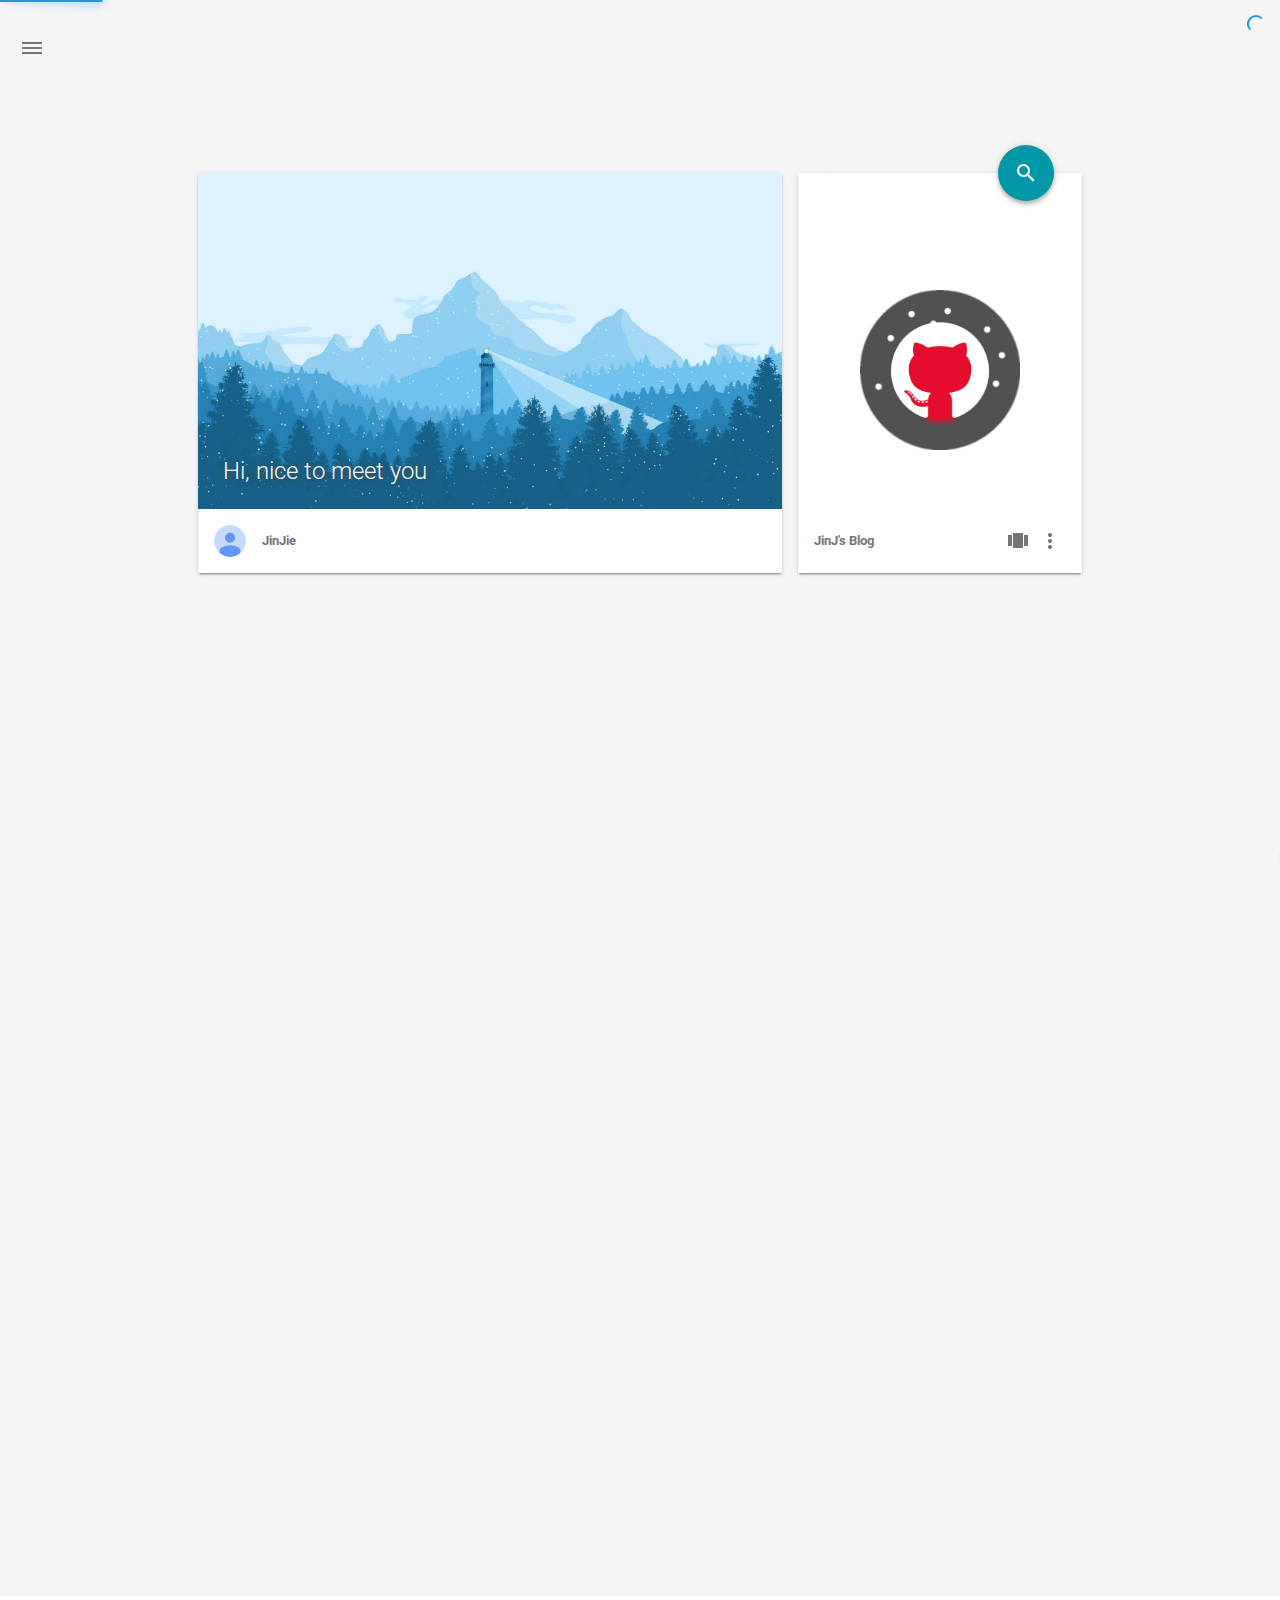
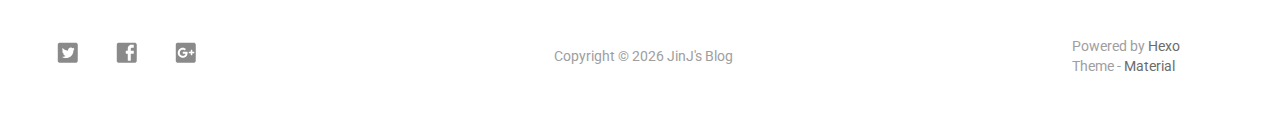
<file: index.html>
<!DOCTYPE html>
<html style="display: none;" lang="zh">
    <head>
    <meta charset="utf-8">
    <!--
        © Material Theme
        https://github.com/viosey/hexo-theme-material
        Version: 1.5.2 -->
    <script>
        window.materialVersion = "1.5.2"
        // Delete localstorage with these tags
        window.oldVersion = [
            'codestartv1',
            '1.3.4',
            '1.4.0',
            '1.4.0b1',
            '1.5.0'
        ]
    </script>

    <!-- dns prefetch -->
    <meta http-equiv="x-dns-prefetch-control" content="on">














    <!-- Meta & Info -->
    <meta http-equiv="X-UA-Compatible" content="IE=Edge,chrome=1">
    <meta name="renderer" content="webkit">
    <meta name="viewport" content="width=device-width, initial-scale=1, user-scalable=no">

    <!-- Title -->
    
    <title>
        
        JinJ&#39;s Blog
    </title>

    <!-- Favicons -->
    <link rel="icon shortcut" type="image/ico" href="/img/Cat1.png">
    <link rel="icon" href="/img/Cat1.png">

    <meta name="format-detection" content="telephone=no"/>
    <meta name="description" itemprop="description" content="美好的生活，我来啦！">
    <meta name="keywords" content="JinJ&#39;s Blog">
    <meta name="theme-color" content="#0097A7">

    <!-- Disable Fucking Bloody Baidu Tranformation -->
    <meta http-equiv="Cache-Control" content="no-transform" />
    <meta http-equiv="Cache-Control" content="no-siteapp" />

    <!--[if lte IE 9]>
        <link rel="stylesheet" href="/css/ie-blocker.css">

        
            <script src="/js/ie-blocker.zhCN.js"></script>
        
    <![endif]-->

    <!-- Import lsloader -->
    <script>(function(){window.lsloader={jsRunSequence:[],jsnamemap:{},cssnamemap:{}};lsloader.removeLS=function(a){try{localStorage.removeItem(a)}catch(b){}};lsloader.setLS=function(a,c){try{localStorage.setItem(a,c)}catch(b){}};lsloader.getLS=function(a){var c="";try{c=localStorage.getItem(a)}catch(b){c=""}return c};versionString="/*"+(window.materialVersion||"unknownVersion")+"*/";lsloader.clean=function(){try{var b=[];for(var a=0;a<localStorage.length;a++){b.push(localStorage.key(a))}b.forEach(function(e){var f=lsloader.getLS(e);if(window.oldVersion){var d=window.oldVersion.reduce(function(g,h){return g||f.indexOf("/*"+h+"*/")!==-1},false);if(d){lsloader.removeLS(e)}}})}catch(c){}};lsloader.clean();lsloader.load=function(f,a,b,d){if(typeof b==="boolean"){d=b;b=undefined}d=d||false;b=b||function(){};var e;e=this.getLS(f);if(e&&e.indexOf(versionString)===-1){this.removeLS(f);this.requestResource(f,a,b,d);return}if(e){var c=e.split(versionString)[0];if(c!=a){console.log("reload:"+a);this.removeLS(f);this.requestResource(f,a,b,d);return}e=e.split(versionString)[1];if(d){this.jsRunSequence.push({name:f,code:e});this.runjs(a,f,e)}else{document.getElementById(f).appendChild(document.createTextNode(e));b()}}else{this.requestResource(f,a,b,d)}};lsloader.requestResource=function(b,e,a,c){var d=this;if(c){this.iojs(e,b,function(h,f,g){d.setLS(f,h+versionString+g);d.runjs(h,f,g)})}else{this.iocss(e,b,function(f){document.getElementById(b).appendChild(document.createTextNode(f));d.setLS(b,e+versionString+f)},a)}};lsloader.iojs=function(d,b,g){var a=this;a.jsRunSequence.push({name:b,code:""});try{var f=new XMLHttpRequest();f.open("get",d,true);f.onreadystatechange=function(){if(f.readyState==4){if((f.status>=200&&f.status<300)||f.status==304){if(f.response!=""){g(d,b,f.response);return}}a.jsfallback(d,b)}};f.send(null)}catch(c){a.jsfallback(d,b)}};lsloader.iocss=function(f,c,h,a){var b=this;try{var g=new XMLHttpRequest();g.open("get",f,true);g.onreadystatechange=function(){if(g.readyState==4){if((g.status>=200&&g.status<300)||g.status==304){if(g.response!=""){h(g.response);a();return}}b.cssfallback(f,c,a)}};g.send(null)}catch(d){b.cssfallback(f,c,a)}};lsloader.iofonts=function(f,c,h,a){var b=this;try{var g=new XMLHttpRequest();g.open("get",f,true);g.onreadystatechange=function(){if(g.readyState==4){if((g.status>=200&&g.status<300)||g.status==304){if(g.response!=""){h(g.response);a();return}}b.cssfallback(f,c,a)}};g.send(null)}catch(d){b.cssfallback(f,c,a)}};lsloader.runjs=function(f,c,e){if(!!c&&!!e){for(var b in this.jsRunSequence){if(this.jsRunSequence[b].name==c){this.jsRunSequence[b].code=e}}}if(!!this.jsRunSequence[0]&&!!this.jsRunSequence[0].code&&this.jsRunSequence[0].status!="failed"){var a=document.createElement("script");a.appendChild(document.createTextNode(this.jsRunSequence[0].code));a.type="text/javascript";document.getElementsByTagName("head")[0].appendChild(a);this.jsRunSequence.shift();if(this.jsRunSequence.length>0){this.runjs()}}else{if(!!this.jsRunSequence[0]&&this.jsRunSequence[0].status=="failed"){var d=this;var a=document.createElement("script");a.src=this.jsRunSequence[0].path;a.type="text/javascript";this.jsRunSequence[0].status="loading";a.onload=function(){d.jsRunSequence.shift();if(d.jsRunSequence.length>0){d.runjs()}};document.body.appendChild(a)}}};lsloader.tagLoad=function(b,a){this.jsRunSequence.push({name:a,code:"",path:b,status:"failed"});this.runjs()};lsloader.jsfallback=function(c,b){if(!!this.jsnamemap[b]){return}else{this.jsnamemap[b]=b}for(var a in this.jsRunSequence){if(this.jsRunSequence[a].name==b){this.jsRunSequence[a].code="";this.jsRunSequence[a].status="failed";this.jsRunSequence[a].path=c}}this.runjs()};lsloader.cssfallback=function(e,c,b){if(!!this.cssnamemap[c]){return}else{this.cssnamemap[c]=1}var d=document.createElement("link");d.type="text/css";d.href=e;d.rel="stylesheet";d.onload=d.onerror=b;var a=document.getElementsByTagName("script")[0];a.parentNode.insertBefore(d,a)};lsloader.runInlineScript=function(c,b){var a=document.getElementById(b).innerText;this.jsRunSequence.push({name:c,code:a});this.runjs()}})();</script>

    <!-- Import queue -->
    <script>function Queue(){this.dataStore=[];this.offer=b;this.poll=d;this.execNext=a;this.debug=false;this.startDebug=c;function b(e){if(this.debug){console.log("Offered a Queued Function.")}if(typeof e==="function"){this.dataStore.push(e)}else{console.log("You must offer a function.")}}function d(){if(this.debug){console.log("Polled a Queued Function.")}return this.dataStore.shift()}function a(){var e=this.poll();if(e!==undefined){if(this.debug){console.log("Run a Queued Function.")}e()}}function c(){this.debug=true}}var queue=new Queue();</script>

    <!-- Import CSS -->
    
        <style id="material_css"></style><script>if(typeof window.lsLoadCSSMaxNums === "undefined")window.lsLoadCSSMaxNums = 0;window.lsLoadCSSMaxNums++;lsloader.load("material_css","/css/material.min.css?Z7a72R1E4SxzBKR/WGctOA==",function(){if(typeof window.lsLoadCSSNums === "undefined")window.lsLoadCSSNums = 0;window.lsLoadCSSNums++;if(window.lsLoadCSSNums == window.lsLoadCSSMaxNums)document.documentElement.style.display="";}, false)</script>
        <style id="style_css"></style><script>if(typeof window.lsLoadCSSMaxNums === "undefined")window.lsLoadCSSMaxNums = 0;window.lsLoadCSSMaxNums++;lsloader.load("style_css","/css/style.min.css?MKetZV3cUTfDxvMffaOezg==",function(){if(typeof window.lsLoadCSSNums === "undefined")window.lsLoadCSSNums = 0;window.lsLoadCSSNums++;if(window.lsLoadCSSNums == window.lsLoadCSSMaxNums)document.documentElement.style.display="";}, false)</script>

        

    

    

    <!-- Config CSS -->

<!-- Other Styles -->
<style>
  body, html {
    font-family: Roboto, "Helvetica Neue", Helvetica, "PingFang SC", "Hiragino Sans GB", "Microsoft YaHei", "微软雅黑", Arial, sans-serif;
    overflow-x: hidden !important;
  }
  
  code {
    font-family: Consolas, Monaco, 'Andale Mono', 'Ubuntu Mono', monospace;
  }

  a {
    color: #00838F;
  }

  .mdl-card__media,
  #search-label,
  #search-form-label:after,
  #scheme-Paradox .hot_tags-count,
  #scheme-Paradox .sidebar_archives-count,
  #scheme-Paradox .sidebar-colored .sidebar-header,
  #scheme-Paradox .sidebar-colored .sidebar-badge{
    background-color: #0097A7 !important;
  }

  /* Sidebar User Drop Down Menu Text Color */
  #scheme-Paradox .sidebar-colored .sidebar-nav>.dropdown>.dropdown-menu>li>a:hover,
  #scheme-Paradox .sidebar-colored .sidebar-nav>.dropdown>.dropdown-menu>li>a:focus {
    color: #0097A7 !important;
  }

  #post_entry-right-info,
  .sidebar-colored .sidebar-nav li:hover > a,
  .sidebar-colored .sidebar-nav li:hover > a i,
  .sidebar-colored .sidebar-nav li > a:hover,
  .sidebar-colored .sidebar-nav li > a:hover i,
  .sidebar-colored .sidebar-nav li > a:focus i,
  .sidebar-colored .sidebar-nav > .open > a,
  .sidebar-colored .sidebar-nav > .open > a:hover,
  .sidebar-colored .sidebar-nav > .open > a:focus,
  #ds-reset #ds-ctx .ds-ctx-entry .ds-ctx-head a {
    color: #0097A7 !important;
  }

  .toTop {
    background: #757575 !important;
  }

  .material-layout .material-post>.material-nav,
  .material-layout .material-index>.material-nav,
  .material-nav a {
    color: #757575;
  }

  #scheme-Paradox .MD-burger-layer {
    background-color: #757575;
  }

  #scheme-Paradox #post-toc-trigger-btn {
    color: #757575;
  }

  .post-toc a:hover {
    color: #00838F;
    text-decoration: underline;
  }

</style>


<!-- Theme Background Related-->

    <style>
      body{
        background-color: #F5F5F5;
      }

      /* blog_info bottom background */
      #scheme-Paradox .material-layout .something-else .mdl-card__supporting-text{
        background-color: #fff;
      }
    </style>




<!-- Fade Effect -->

    <style>
      .fade {
        transition: all 800ms linear;
        -webkit-transform: translate3d(0,0,0);
        -moz-transform: translate3d(0,0,0);
        -ms-transform: translate3d(0,0,0);
        -o-transform: translate3d(0,0,0);
        transform: translate3d(0,0,0);
        opacity: 1;
      }

      .fade.out{
        opacity: 0;
      }
    </style>


<!-- Import Font -->
<!-- Import Roboto -->

    <link href="https://fonts.googleapis.com/css?family=Roboto:300,400,500" rel="stylesheet">


<!-- Import Material Icons -->


    <style id="material_icons"></style><script>if(typeof window.lsLoadCSSMaxNums === "undefined")window.lsLoadCSSMaxNums = 0;window.lsLoadCSSMaxNums++;lsloader.load("material_icons","/css/material-icons.css?pqhB/Rd/ab0H2+kZp0RDmw==",function(){if(typeof window.lsLoadCSSNums === "undefined")window.lsLoadCSSNums = 0;window.lsLoadCSSNums++;if(window.lsLoadCSSNums == window.lsLoadCSSMaxNums)document.documentElement.style.display="";}, false)</script>




    <!-- Import jQuery -->
    
        <script>lsloader.load("jq_js","/js/jquery.min.js?qcusAULNeBksqffqUM2+Ig==", true)</script>
    

    <!-- WebAPP Icons -->
    <meta name="mobile-web-app-capable" content="yes">
    <meta name="application-name" content="JinJ&#39;s Blog">
    <meta name="msapplication-starturl" content="http://www.jinjbolg.com/">
    <meta name="msapplication-navbutton-color" content="#0097A7">
    <meta name="apple-mobile-web-app-capable" content="yes">
    <meta name="apple-mobile-web-app-title" content="JinJ&#39;s Blog">
    <meta name="apple-mobile-web-app-status-bar-style" content="black">
    <link rel="apple-touch-icon" href="/img/Cat1.png">

    <!-- Site Verification -->
    
    <meta name="baidu-site-verification" content="ME9kRIAAoX" />

    <!-- RSS -->
    

    <!-- The Open Graph protocol -->
    <meta property="og:url" content="http://www.jinjbolg.com/">
    <meta property="og:type" content="blog">
    <meta property="og:title" content="JinJ&#39;s Blog">
    <meta property="og:image" content="/img/Cat1.png">
    <meta property="og:description" content="美好的生活，我来啦！">
    

    

    <!-- The Twitter Card protocol -->
    <meta name="twitter:card" content="summary_large_image">

    <!-- Add canonical link for SEO -->
    
        <link rel="canonical" href="http://www.jinjbolg.com" />
    

    <!-- Structured-data for SEO -->
    
        
<script type="application/ld+json">
{
    "@context": "http://schema.org",
    "@type": "Website",
    "publisher": {
        "@type": "Organization",
        "name": "JinJ&#39;s Blog",
        "logo": "/img/Cat1.png"
    },
    "url": "http://www.jinjbolg.com",
    "image": {
        "@type": "ImageObject",
        "url": "/img/Cat1.png"
    },
    "mainEntityOfPage": {
        "@type": "WebPage",
        "@id": "http://www.jinjbolg.com"
    },
    "description": "美好的生活，我来啦！"
}
</script>




    

    <!-- Analytics -->
    
    
    

    <!-- Custom Head -->
    

</head>


    
        <body id="scheme-Paradox" class="lazy">
            <div class="material-layout  mdl-js-layout has-drawer is-upgraded">
                

                <!-- Main Container -->
                <main class="material-layout__content" id="main">

                    <!-- Top Anchor -->
                    <div id="top"></div>

                    
                        <!-- Hamburger Button -->
                        <button class="MD-burger-icon sidebar-toggle">
                            <span class="MD-burger-layer"></span>
                        </button>
                    

                    <!-- Index Module -->
<div class="material-index mdl-grid">
    
        <!-- Paradox Header -->
        <!-- Daily pic -->
<div class="mdl-card mdl-shadow--2dp daily-pic mdl-cell mdl-cell--8-col index-top-block">

    <!-- Pic & Slogan -->
    <div class="mdl-card__media mdl-color-text--grey-50" style="background-image:url(/img/daily_pic.png)">
        <p class="index-top-block-slogan"><a href="#">
        
            
                Hi, nice to meet you
            
        
        </a></p>
    </div>

    <!-- Avatar & Name -->
    <div class="mdl-card__supporting-text meta mdl-color-text--grey-600">
        <!-- Author Avatar -->
        <div id="author-avatar">
            <img src="/img/avatar.png" width="32px" height="32px" alt="avatar">
        </div>
        <div>
            <strong>JinJie</strong>
        </div>
    </div>
</div>

        <!-- Blog info -->
<div class="mdl-card mdl-shadow--2dp something-else mdl-cell mdl-cell--8-col mdl-cell--4-col-desktop index-top-block">

    <!-- Search -->
    
    <!-- Google -->
    <div class="mdl-textfield mdl-js-textfield mdl-textfield--expandable" method="post" action="">
        <label id="search-label" class="mdl-button mdl-js-ripple-effect mdl-js-button mdl-button--fab mdl-color--accent mdl-shadow--4dp" for="search">
            <i class="material-icons mdl-color-text--white" role="presentation">search</i>
        </label>

        <form autocomplete="off" id="search-form" method="get" action="//google.com/search" accept-charset="UTF-8" class="mdl-textfield__expandable-holder" target="_blank">
            <input class="mdl-textfield__input search-input" type="search" name="q" id="search" placeholder="">
            <label id="search-form-label" class="mdl-textfield__label" for="search"></label>

            <input type="hidden" name="sitesearch" value="http://www.jinjbolg.com">
        </form>
    </div>







    <!-- LOGO -->
    <div class="something-else-logo mdl-color--white mdl-color-text--grey-600">
        <a href="#" target="_blank">
            <img src="/img/git1.png" alt="logo" />
        </a>
    </div>

    <!-- Infomation -->
    <div class="mdl-card__supporting-text meta meta--fill mdl-color-text--grey-600">
        <!-- Blog Title -->
        <div>
            <strong>JinJ&#39;s Blog</strong>
        </div>
        <div class="section-spacer"></div>

        <!-- Pages -->
        <button id="show-pages-button" class="mdl-button mdl-js-button mdl-js-ripple-effect mdl-button--icon">
            <i class="material-icons" role="presentation">view_carousel</i>
            <span class="visuallyhidden">Pages</span>
        </button>
        <ul class="mdl-menu mdl-js-menu mdl-menu--bottom-right" for="show-pages-button">
            
        </ul>

        <!-- Menu -->
        <button id="menubtn" class="mdl-button mdl-js-button mdl-js-ripple-effect mdl-button--icon">
            <i class="material-icons" role="presentation">more_vert</i>
            <span class="visuallyhidden">show menu</span>
        </button>
        <ul class="mdl-menu mdl-js-menu mdl-menu--bottom-right" for="menubtn">
            

            

            
                <a class="index_share-link" href="http://service.weibo.com/share/share.php?appkey=&title=JinJ&#39;s Blog&url=http://www.jinjbolg.com&pic=http://www.jinjbolg.com/img/Cat1.png&searchPic=false&style=simple" target="_blank">
                    <li class="mdl-menu__item mdl-js-ripple-effect">
                        分享到微博
                    </li>
                </a>
            

            
                <a class="index_share-link" href="https://twitter.com/intent/tweet?text=JinJ&#39;s Blog&url=http://www.jinjbolg.com&via=JinJie" target="_blank">
                    <li class="mdl-menu__item mdl-js-ripple-effect">
                        分享到 Twitter
                    </li>
                </a>
            

            
                <a class="index_share-link" href="https://www.facebook.com/sharer/sharer.php?u=http://www.jinjbolg.com" target="_blank">
                    <li class="mdl-menu__item mdl-js-ripple-effect">
                        分享到 Facebook
                    </li>
                </a>
            

            
                <a class="index_share-link" href="https://plus.google.com/share?url=http://www.jinjbolg.com" target="_blank">
                    <li class="mdl-menu__item mdl-js-ripple-effect">
                        分享到 Google+
                    </li>
                </a>
            

            

            

            
        </ul>
    </div>
</div>

    
    <div class="locate-thumbnail-symbol"></div>

    <!-- Pin on top -->
    

    <!-- Normal Post -->
    
        
            
                <!-- Paradox Thumbnail -->
                <div class="post_entry-module mdl-card mdl-shadow--2dp mdl-cell mdl-cell--12-col fade out">
    <!-- Post Thumbnail -->
    
        
            <!-- Random Thumbnail -->
            <div class="post_thumbnail-random mdl-card__media mdl-color-text--grey-50">
        
    

        <!-- Post Title -->
        <p class="article-headline-p"><a href="/2018/04/09/text/">text</a></p>
    </div>

    <!-- Post Excerpt -->
    <div class="mdl-color-text--grey-600 mdl-card__supporting-text post_entry-content">
        
            lalalalal

        
        &nbsp;&nbsp;&nbsp;
        <span>
            <a href="/2018/04/09/text/" target="_self">阅读全文</a>
        </span>
    </div>
    <!-- Post_entry Info-->
    <div id="post_entry-info">
        <div id="post_entry-left-info" class="mdl-card__supporting-text meta mdl-color-text--grey-600 ">
            <!-- Author Avatar -->
            <div id="author-avatar">
                <img src="/img/avatar.png" width="44px" height="44px" alt="JinJie's avatar">
            </div>
            <div>
                <strong>JinJie</strong>
                <span>4月 09, 2018</span>
            </div>
        </div>
        <div id="post_entry-right-info">
          

            

            

            <!-- Post Views -->
            <span class="post_entry-views">
            </span>
        </div>
    </div>
</div>

            
            
        
    
        
            
                <!-- Paradox Thumbnail -->
                <div class="post_entry-module mdl-card mdl-shadow--2dp mdl-cell mdl-cell--12-col fade out">
    <!-- Post Thumbnail -->
    
        
            <!-- Random Thumbnail -->
            <div class="post_thumbnail-random mdl-card__media mdl-color-text--grey-50">
        
    

        <!-- Post Title -->
        <p class="article-headline-p"><a href="/2018/03/29/hello-world/">Hello World</a></p>
    </div>

    <!-- Post Excerpt -->
    <div class="mdl-color-text--grey-600 mdl-card__supporting-text post_entry-content">
        
            Welcome to Hexo
        
        &nbsp;&nbsp;&nbsp;
        <span>
            <a href="/2018/03/29/hello-world/" target="_self">阅读全文</a>
        </span>
    </div>
    <!-- Post_entry Info-->
    <div id="post_entry-info">
        <div id="post_entry-left-info" class="mdl-card__supporting-text meta mdl-color-text--grey-600 ">
            <!-- Author Avatar -->
            <div id="author-avatar">
                <img src="/img/avatar.png" width="44px" height="44px" alt="JinJie's avatar">
            </div>
            <div>
                <strong>JinJie</strong>
                <span>3月 29, 2018</span>
            </div>
        </div>
        <div id="post_entry-right-info">
          

            

            

            <!-- Post Views -->
            <span class="post_entry-views">
            </span>
        </div>
    </div>
</div>

            
            
        
    

    

    
        <script type="text/ls-javascript" id="thumbnail-script">
    var randomNum;

    var locatePost = $('.locate-thumbnail-symbol').next();
    for(var i = 0; i < 10; i++) {
        randomNum = Math.floor(Math.random() * 19 + 1);

        locatePost.children('.post_thumbnail-random').attr('id', 'random_thumbnail-'+randomNum);
        locatePost.children('.post_thumbnail-random').attr('data-original', '/img/random/material-' + randomNum + '.png');
    $('.post_thumbnail-random').addClass('lazy');

        locatePost = locatePost.next();
    }
</script>

    
</div>


                    
                        <!-- Overlay For Active Sidebar -->
<div class="sidebar-overlay"></div>

<!-- Material sidebar -->
<aside id="sidebar" class="sidebar sidebar-colored sidebar-fixed-left" role="navigation">
    <div id="sidebar-main">
        <!-- Sidebar Header -->
        <div class="sidebar-header header-cover" style="background-image: url(/img/sidebar_header.png);">
    <!-- Top bar -->
    <div class="top-bar"></div>

    <!-- Sidebar toggle button -->
    <button type="button" class="sidebar-toggle mdl-button mdl-js-button mdl-js-ripple-effect mdl-button--icon" style="display: initial;" data-upgraded=",MaterialButton,MaterialRipple">
        <i class="material-icons">clear_all</i>
        <span class="mdl-button__ripple-container">
            <span class="mdl-ripple">
            </span>
        </span>
    </button>

    <!-- Sidebar Avatar -->
    <div class="sidebar-image">
        <img src="/img/avatar.png" alt="JinJie's avatar">
    </div>

    <!-- Sidebar Email -->
    <a data-toggle="dropdown" class="sidebar-brand" href="#settings-dropdown">
        youremail@email.com
        <b class="caret"></b>
    </a>
</div>


        <!-- Sidebar Navigation  -->
        <ul class="nav sidebar-nav">
    <!-- User dropdown  -->
    <li class="dropdown">
        <ul id="settings-dropdown" class="dropdown-menu">
            
                <li>
                    <a href="#" target="_blank" title="Email Me">
                        
                            <i class="material-icons sidebar-material-icons sidebar-indent-left1pc-element">email</i>
                        
                        Email Me
                    </a>
                </li>
            
        </ul>
    </li>

    <!-- Homepage -->
    
        <li id="sidebar-first-li">
            <a href="/">
                
                    <i class="material-icons sidebar-material-icons">home</i>
                
                主页
            </a>
        </li>
        
    

    <!-- Archives  -->
    
        <li class="dropdown">
            <a href="#" class="ripple-effect dropdown-toggle" data-toggle="dropdown">
                
                    <i class="material-icons sidebar-material-icons">inbox</i>
                
                    归档
                <b class="caret"></b>
            </a>
            <ul class="dropdown-menu">
            <li>
                <a class="sidebar_archives-link" href="/archives/2018/04/">四月 2018<span class="sidebar_archives-count">1</span></a></li><li><a class="sidebar_archives-link" href="/archives/2018/03/">三月 2018<span class="sidebar_archives-count">1</span></a>
            </ul>
        </li>
        
    

    <!-- Categories  -->
    

    <!-- Pages  -->
    

    <!-- Article Number  -->
    
</ul>


        <!-- Sidebar Footer -->
        <!--
I'm glad you use this theme, the development is no so easy, I hope you can keep the copyright, I will thank you so much.
If you still want to delete the copyrights, could you still retain the first one? Which namely "Theme Material"
It will not impact the appearance and can give developers a lot of support :)

很高兴您使用并喜欢该主题，开发不易 十分谢谢与希望您可以保留一下版权声明。
如果您仍然想删除的话 能否只保留第一项呢？即 "Theme Material"
它不会影响美观并可以给开发者很大的支持和动力。 :)
-->

<!-- Sidebar Divider -->

    <div class="sidebar-divider"></div>


<!-- Theme Material -->

    <a href="https://github.com/viosey/hexo-theme-material"  class="sidebar-footer-text-a" target="_blank">
        <div class="sidebar-text mdl-button mdl-js-button mdl-js-ripple-effect sidebar-footer-text-div" data-upgraded=",MaterialButton,MaterialRipple">
            主题 - Material
            <span class="sidebar-badge badge-circle">i</span>
        </div>
    </a>


<!-- Help & Support -->
<!--

-->

<!-- Feedback -->
<!--

-->

<!-- About Theme -->
<!--

-->

    </div>

    <!-- Sidebar Image -->
    

</aside>

                    

                    
                        <!-- Footer Top Button -->
                        <div id="back-to-top" class="toTop-wrap">
    <a href="#top" class="toTop">
        <i class="material-icons footer_top-i">expand_less</i>
    </a>
</div>

                    

                    <!--Footer-->
<footer class="mdl-mini-footer" id="bottom">
    
        <!-- Paradox Footer Left Section -->
        <div class="mdl-mini-footer--left-section sns-list">
    <!-- Twitter -->
    
        <a href="https://twitter.com/twitter" target="_blank">
            <button class="mdl-mini-footer--social-btn social-btn footer-sns-twitter">
                <span class="visuallyhidden">Twitter</span>
            </button><!--
     --></a>
    

    <!-- Facebook -->
    
        <a href="https://www.facebook.com/facebook" target="_blank">
            <button class="mdl-mini-footer--social-btn social-btn footer-sns-facebook">
                <span class="visuallyhidden">Facebook</span>
            </button><!--
     --></a>
    

    <!-- Google + -->
    
        <a href="https://www.google.com/" target="_blank">
            <button class="mdl-mini-footer--social-btn social-btn footer-sns-gplus">
                <span class="visuallyhidden">Google Plus</span>
            </button><!--
     --></a>
    

    <!-- Weibo -->
    

    <!-- Instagram -->
    

    <!-- Tumblr -->
    

    <!-- Github -->
    

    <!-- LinkedIn -->
    

    <!-- Zhihu -->
    

    <!-- Bilibili -->
    

    <!-- Telegram -->
    
    
    <!-- V2EX -->
    
</div>


        <!--Copyright-->
        <div id="copyright">
            Copyright&nbsp;©<script type="text/javascript">var fd = new Date();document.write("&nbsp;" + fd.getFullYear() + "&nbsp;");</script>JinJ's Blog
            
        </div>

        <!-- Paradox Footer Right Section -->

        <!--
        I am glad you use this theme, the development is no so easy, I hope you can keep the copyright.
        It will not impact the appearance and can give developers a lot of support :)

        很高兴您使用该主题，开发不易，希望您可以保留一下版权声明。
        它不会影响美观并可以给开发者很大的支持。 :)
        -->

        <div class="mdl-mini-footer--right-section">
            <div>
                <div class="footer-develop-div">Powered by <a href="https://hexo.io" target="_blank" class="footer-develop-a">Hexo</a></div>
                <div class="footer-develop-div">Theme - <a href="https://github.com/viosey/hexo-theme-material" target="_blank" class="footer-develop-a">Material</a></div>
            </div>
        </div>
    
</footer>


                    <!-- Import JS File -->

    <script>lsloader.load("lazyload_js","/js/lazyload.min.js?1BcfzuNXqV+ntF6gq+5X3Q==", true)</script>



    <script>lsloader.load("js_js","/js/js.min.js?V/53wGualMuiPM3xoetD5Q==", true)</script>



    <script>lsloader.load("np_js","/js/nprogress.js?pl3Qhb9lvqR1FlyLUna1Yw==", true)</script>


<script type="text/ls-javascript" id="NProgress-script">
    NProgress.configure({
        showSpinner: true
    });
    NProgress.start();
    $('#nprogress .bar').css({
        'background': '#29d'
    });
    $('#nprogress .peg').css({
        'box-shadow': '0 0 10px #29d, 0 0 15px #29d'
    });
    $('#nprogress .spinner-icon').css({
        'border-top-color': '#29d',
        'border-left-color': '#29d'
    });
    setTimeout(function() {
        NProgress.done();
        $('.fade').removeClass('out');
    }, 800);
</script>












    <!-- Swiftye -->
    

    <!-- Local Search-->
    


<!-- UC Browser Compatible -->
<script>
	var agent = navigator.userAgent.toLowerCase();
	if(agent.indexOf('ucbrowser')>0) {
		document.write('<link rel="stylesheet" href="/css/uc.css">');
	   alert('由于 UC 浏览器使用极旧的内核，而本网站使用了一些新的特性。\n为了您能更好的浏览，推荐使用 Chrome 或 Firefox 浏览器。');
	}
</script>

<!-- Import prettify js  -->



<!-- Window Load -->
<!-- add class for prettify -->
<script type="text/ls-javascript" id="window-load">
    $(window).on('load', function() {
        // Post_Toc parent position fixed
        $('.post-toc-wrap').parent('.mdl-menu__container').css('position', 'fixed');
    });

    
    
</script>

<!-- MathJax Load-->


<!-- Bing Background -->


<script type="text/ls-javascript" id="lazy-load">
    // Offer LazyLoad
    queue.offer(function(){
        $('.lazy').lazyload({
            effect : 'show'
        });
    });

    // Start Queue
    $(document).ready(function(){
        setInterval(function(){
            queue.execNext();
        },200);
    });
</script>

<!-- Custom Footer -->



<script>
    (function(){
        var scriptList = document.querySelectorAll('script[type="text/ls-javascript"]')

        for (var i = 0; i < scriptList.length; ++i) {
            var item = scriptList[i];
            lsloader.runInlineScript(item.id,item.id);
        }
    })()
console.log('\n %c © Material Theme | Version: 1.5.2 | https://github.com/viosey/hexo-theme-material %c \n', 'color:#455a64;background:#e0e0e0;padding:5px 0;border-top-left-radius:5px;border-bottom-left-radius:5px;', 'color:#455a64;background:#e0e0e0;padding:5px 0;border-top-right-radius:5px;border-bottom-right-radius:5px;');
</script>

                </main>
            </div>
        </body>
    
</html>
</file>
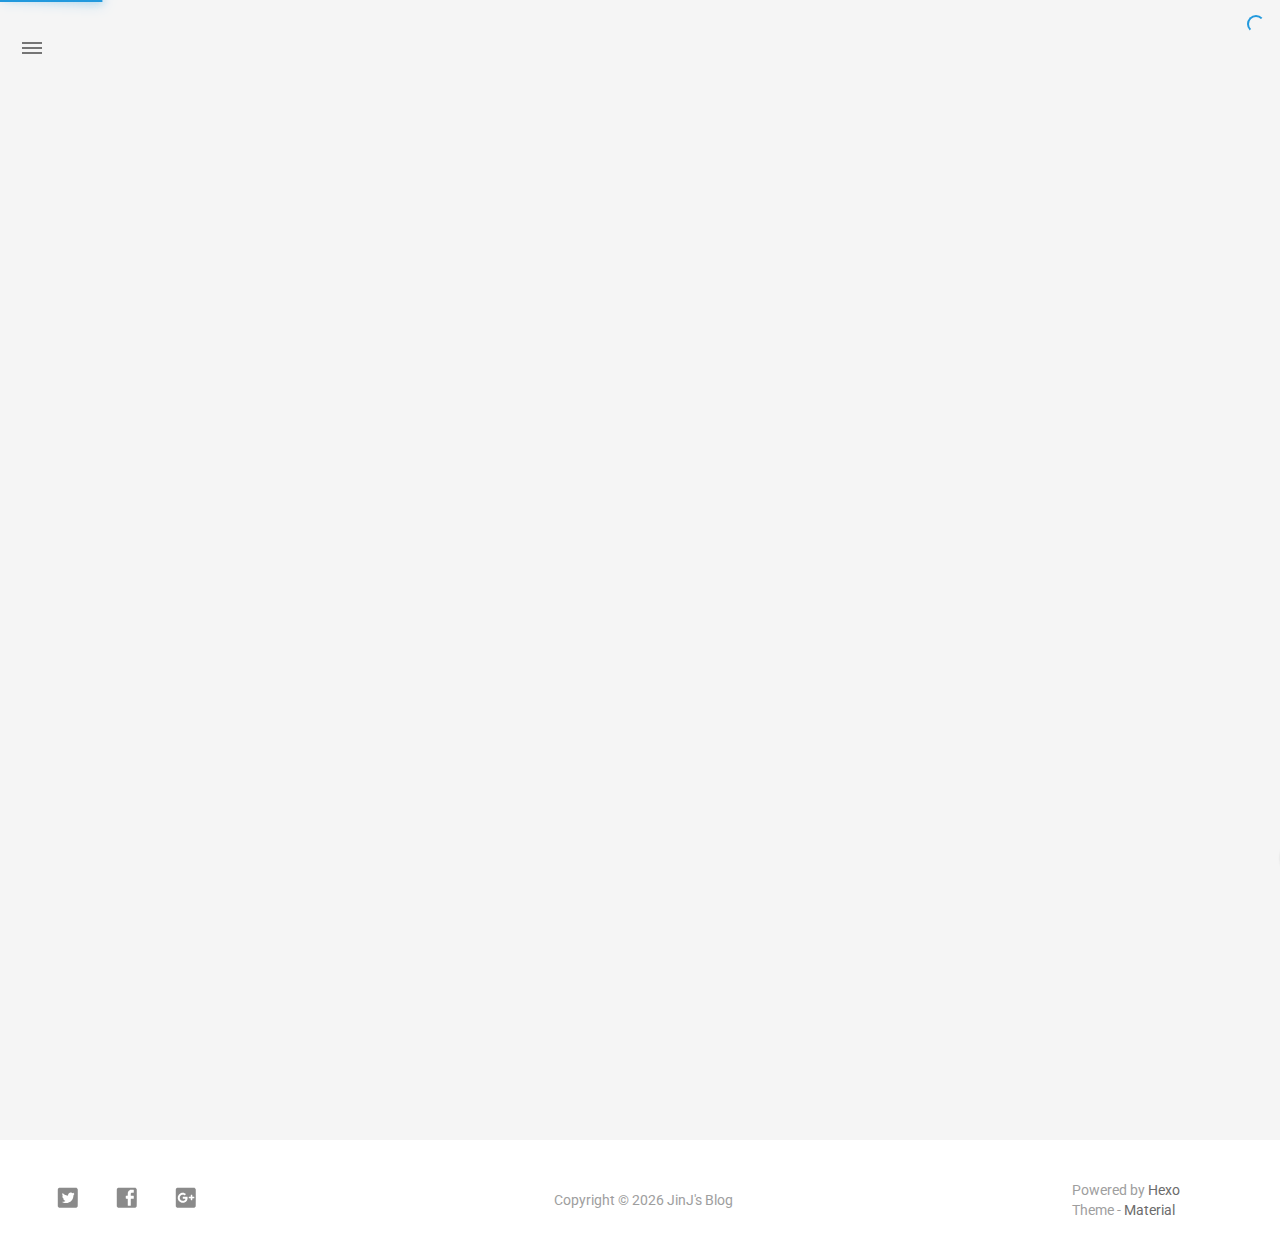
<file: archives/index.html>
<!DOCTYPE html>
<html style="display: none;" lang="zh">
    <head>
    <meta charset="utf-8">
    <!--
        © Material Theme
        https://github.com/viosey/hexo-theme-material
        Version: 1.5.2 -->
    <script>
        window.materialVersion = "1.5.2"
        // Delete localstorage with these tags
        window.oldVersion = [
            'codestartv1',
            '1.3.4',
            '1.4.0',
            '1.4.0b1',
            '1.5.0'
        ]
    </script>

    <!-- dns prefetch -->
    <meta http-equiv="x-dns-prefetch-control" content="on">














    <!-- Meta & Info -->
    <meta http-equiv="X-UA-Compatible" content="IE=Edge,chrome=1">
    <meta name="renderer" content="webkit">
    <meta name="viewport" content="width=device-width, initial-scale=1, user-scalable=no">

    <!-- Title -->
    
    <title>
        
            归档 | 
        
        JinJ&#39;s Blog
    </title>

    <!-- Favicons -->
    <link rel="icon shortcut" type="image/ico" href="/img/Cat1.png">
    <link rel="icon" href="/img/Cat1.png">

    <meta name="format-detection" content="telephone=no"/>
    <meta name="description" itemprop="description" content="美好的生活，我来啦！">
    <meta name="keywords" content="JinJ&#39;s Blog">
    <meta name="theme-color" content="#0097A7">

    <!-- Disable Fucking Bloody Baidu Tranformation -->
    <meta http-equiv="Cache-Control" content="no-transform" />
    <meta http-equiv="Cache-Control" content="no-siteapp" />

    <!--[if lte IE 9]>
        <link rel="stylesheet" href="/css/ie-blocker.css">

        
            <script src="/js/ie-blocker.zhCN.js"></script>
        
    <![endif]-->

    <!-- Import lsloader -->
    <script>(function(){window.lsloader={jsRunSequence:[],jsnamemap:{},cssnamemap:{}};lsloader.removeLS=function(a){try{localStorage.removeItem(a)}catch(b){}};lsloader.setLS=function(a,c){try{localStorage.setItem(a,c)}catch(b){}};lsloader.getLS=function(a){var c="";try{c=localStorage.getItem(a)}catch(b){c=""}return c};versionString="/*"+(window.materialVersion||"unknownVersion")+"*/";lsloader.clean=function(){try{var b=[];for(var a=0;a<localStorage.length;a++){b.push(localStorage.key(a))}b.forEach(function(e){var f=lsloader.getLS(e);if(window.oldVersion){var d=window.oldVersion.reduce(function(g,h){return g||f.indexOf("/*"+h+"*/")!==-1},false);if(d){lsloader.removeLS(e)}}})}catch(c){}};lsloader.clean();lsloader.load=function(f,a,b,d){if(typeof b==="boolean"){d=b;b=undefined}d=d||false;b=b||function(){};var e;e=this.getLS(f);if(e&&e.indexOf(versionString)===-1){this.removeLS(f);this.requestResource(f,a,b,d);return}if(e){var c=e.split(versionString)[0];if(c!=a){console.log("reload:"+a);this.removeLS(f);this.requestResource(f,a,b,d);return}e=e.split(versionString)[1];if(d){this.jsRunSequence.push({name:f,code:e});this.runjs(a,f,e)}else{document.getElementById(f).appendChild(document.createTextNode(e));b()}}else{this.requestResource(f,a,b,d)}};lsloader.requestResource=function(b,e,a,c){var d=this;if(c){this.iojs(e,b,function(h,f,g){d.setLS(f,h+versionString+g);d.runjs(h,f,g)})}else{this.iocss(e,b,function(f){document.getElementById(b).appendChild(document.createTextNode(f));d.setLS(b,e+versionString+f)},a)}};lsloader.iojs=function(d,b,g){var a=this;a.jsRunSequence.push({name:b,code:""});try{var f=new XMLHttpRequest();f.open("get",d,true);f.onreadystatechange=function(){if(f.readyState==4){if((f.status>=200&&f.status<300)||f.status==304){if(f.response!=""){g(d,b,f.response);return}}a.jsfallback(d,b)}};f.send(null)}catch(c){a.jsfallback(d,b)}};lsloader.iocss=function(f,c,h,a){var b=this;try{var g=new XMLHttpRequest();g.open("get",f,true);g.onreadystatechange=function(){if(g.readyState==4){if((g.status>=200&&g.status<300)||g.status==304){if(g.response!=""){h(g.response);a();return}}b.cssfallback(f,c,a)}};g.send(null)}catch(d){b.cssfallback(f,c,a)}};lsloader.iofonts=function(f,c,h,a){var b=this;try{var g=new XMLHttpRequest();g.open("get",f,true);g.onreadystatechange=function(){if(g.readyState==4){if((g.status>=200&&g.status<300)||g.status==304){if(g.response!=""){h(g.response);a();return}}b.cssfallback(f,c,a)}};g.send(null)}catch(d){b.cssfallback(f,c,a)}};lsloader.runjs=function(f,c,e){if(!!c&&!!e){for(var b in this.jsRunSequence){if(this.jsRunSequence[b].name==c){this.jsRunSequence[b].code=e}}}if(!!this.jsRunSequence[0]&&!!this.jsRunSequence[0].code&&this.jsRunSequence[0].status!="failed"){var a=document.createElement("script");a.appendChild(document.createTextNode(this.jsRunSequence[0].code));a.type="text/javascript";document.getElementsByTagName("head")[0].appendChild(a);this.jsRunSequence.shift();if(this.jsRunSequence.length>0){this.runjs()}}else{if(!!this.jsRunSequence[0]&&this.jsRunSequence[0].status=="failed"){var d=this;var a=document.createElement("script");a.src=this.jsRunSequence[0].path;a.type="text/javascript";this.jsRunSequence[0].status="loading";a.onload=function(){d.jsRunSequence.shift();if(d.jsRunSequence.length>0){d.runjs()}};document.body.appendChild(a)}}};lsloader.tagLoad=function(b,a){this.jsRunSequence.push({name:a,code:"",path:b,status:"failed"});this.runjs()};lsloader.jsfallback=function(c,b){if(!!this.jsnamemap[b]){return}else{this.jsnamemap[b]=b}for(var a in this.jsRunSequence){if(this.jsRunSequence[a].name==b){this.jsRunSequence[a].code="";this.jsRunSequence[a].status="failed";this.jsRunSequence[a].path=c}}this.runjs()};lsloader.cssfallback=function(e,c,b){if(!!this.cssnamemap[c]){return}else{this.cssnamemap[c]=1}var d=document.createElement("link");d.type="text/css";d.href=e;d.rel="stylesheet";d.onload=d.onerror=b;var a=document.getElementsByTagName("script")[0];a.parentNode.insertBefore(d,a)};lsloader.runInlineScript=function(c,b){var a=document.getElementById(b).innerText;this.jsRunSequence.push({name:c,code:a});this.runjs()}})();</script>

    <!-- Import queue -->
    <script>function Queue(){this.dataStore=[];this.offer=b;this.poll=d;this.execNext=a;this.debug=false;this.startDebug=c;function b(e){if(this.debug){console.log("Offered a Queued Function.")}if(typeof e==="function"){this.dataStore.push(e)}else{console.log("You must offer a function.")}}function d(){if(this.debug){console.log("Polled a Queued Function.")}return this.dataStore.shift()}function a(){var e=this.poll();if(e!==undefined){if(this.debug){console.log("Run a Queued Function.")}e()}}function c(){this.debug=true}}var queue=new Queue();</script>

    <!-- Import CSS -->
    
        <style id="material_css"></style><script>if(typeof window.lsLoadCSSMaxNums === "undefined")window.lsLoadCSSMaxNums = 0;window.lsLoadCSSMaxNums++;lsloader.load("material_css","/css/material.min.css?Z7a72R1E4SxzBKR/WGctOA==",function(){if(typeof window.lsLoadCSSNums === "undefined")window.lsLoadCSSNums = 0;window.lsLoadCSSNums++;if(window.lsLoadCSSNums == window.lsLoadCSSMaxNums)document.documentElement.style.display="";}, false)</script>
        <style id="style_css"></style><script>if(typeof window.lsLoadCSSMaxNums === "undefined")window.lsLoadCSSMaxNums = 0;window.lsLoadCSSMaxNums++;lsloader.load("style_css","/css/style.min.css?MKetZV3cUTfDxvMffaOezg==",function(){if(typeof window.lsLoadCSSNums === "undefined")window.lsLoadCSSNums = 0;window.lsLoadCSSNums++;if(window.lsLoadCSSNums == window.lsLoadCSSMaxNums)document.documentElement.style.display="";}, false)</script>

        

    

    

    <!-- Config CSS -->

<!-- Other Styles -->
<style>
  body, html {
    font-family: Roboto, "Helvetica Neue", Helvetica, "PingFang SC", "Hiragino Sans GB", "Microsoft YaHei", "微软雅黑", Arial, sans-serif;
    overflow-x: hidden !important;
  }
  
  code {
    font-family: Consolas, Monaco, 'Andale Mono', 'Ubuntu Mono', monospace;
  }

  a {
    color: #00838F;
  }

  .mdl-card__media,
  #search-label,
  #search-form-label:after,
  #scheme-Paradox .hot_tags-count,
  #scheme-Paradox .sidebar_archives-count,
  #scheme-Paradox .sidebar-colored .sidebar-header,
  #scheme-Paradox .sidebar-colored .sidebar-badge{
    background-color: #0097A7 !important;
  }

  /* Sidebar User Drop Down Menu Text Color */
  #scheme-Paradox .sidebar-colored .sidebar-nav>.dropdown>.dropdown-menu>li>a:hover,
  #scheme-Paradox .sidebar-colored .sidebar-nav>.dropdown>.dropdown-menu>li>a:focus {
    color: #0097A7 !important;
  }

  #post_entry-right-info,
  .sidebar-colored .sidebar-nav li:hover > a,
  .sidebar-colored .sidebar-nav li:hover > a i,
  .sidebar-colored .sidebar-nav li > a:hover,
  .sidebar-colored .sidebar-nav li > a:hover i,
  .sidebar-colored .sidebar-nav li > a:focus i,
  .sidebar-colored .sidebar-nav > .open > a,
  .sidebar-colored .sidebar-nav > .open > a:hover,
  .sidebar-colored .sidebar-nav > .open > a:focus,
  #ds-reset #ds-ctx .ds-ctx-entry .ds-ctx-head a {
    color: #0097A7 !important;
  }

  .toTop {
    background: #757575 !important;
  }

  .material-layout .material-post>.material-nav,
  .material-layout .material-index>.material-nav,
  .material-nav a {
    color: #757575;
  }

  #scheme-Paradox .MD-burger-layer {
    background-color: #757575;
  }

  #scheme-Paradox #post-toc-trigger-btn {
    color: #757575;
  }

  .post-toc a:hover {
    color: #00838F;
    text-decoration: underline;
  }

</style>


<!-- Theme Background Related-->

    <style>
      body{
        background-color: #F5F5F5;
      }

      /* blog_info bottom background */
      #scheme-Paradox .material-layout .something-else .mdl-card__supporting-text{
        background-color: #fff;
      }
    </style>




<!-- Fade Effect -->

    <style>
      .fade {
        transition: all 800ms linear;
        -webkit-transform: translate3d(0,0,0);
        -moz-transform: translate3d(0,0,0);
        -ms-transform: translate3d(0,0,0);
        -o-transform: translate3d(0,0,0);
        transform: translate3d(0,0,0);
        opacity: 1;
      }

      .fade.out{
        opacity: 0;
      }
    </style>


<!-- Import Font -->
<!-- Import Roboto -->

    <link href="https://fonts.googleapis.com/css?family=Roboto:300,400,500" rel="stylesheet">


<!-- Import Material Icons -->


    <style id="material_icons"></style><script>if(typeof window.lsLoadCSSMaxNums === "undefined")window.lsLoadCSSMaxNums = 0;window.lsLoadCSSMaxNums++;lsloader.load("material_icons","/css/material-icons.css?pqhB/Rd/ab0H2+kZp0RDmw==",function(){if(typeof window.lsLoadCSSNums === "undefined")window.lsLoadCSSNums = 0;window.lsLoadCSSNums++;if(window.lsLoadCSSNums == window.lsLoadCSSMaxNums)document.documentElement.style.display="";}, false)</script>




    <!-- Import jQuery -->
    
        <script>lsloader.load("jq_js","/js/jquery.min.js?qcusAULNeBksqffqUM2+Ig==", true)</script>
    

    <!-- WebAPP Icons -->
    <meta name="mobile-web-app-capable" content="yes">
    <meta name="application-name" content="JinJ&#39;s Blog">
    <meta name="msapplication-starturl" content="http://www.jinjbolg.com/archives/">
    <meta name="msapplication-navbutton-color" content="#0097A7">
    <meta name="apple-mobile-web-app-capable" content="yes">
    <meta name="apple-mobile-web-app-title" content="JinJ&#39;s Blog">
    <meta name="apple-mobile-web-app-status-bar-style" content="black">
    <link rel="apple-touch-icon" href="/img/Cat1.png">

    <!-- Site Verification -->
    
    <meta name="baidu-site-verification" content="ME9kRIAAoX" />

    <!-- RSS -->
    

    <!-- The Open Graph protocol -->
    <meta property="og:url" content="http://www.jinjbolg.com/archives/">
    <meta property="og:type" content="blog">
    <meta property="og:title" content="归档 | JinJ&#39;s Blog">
    <meta property="og:image" content="/img/Cat1.png">
    <meta property="og:description" content="美好的生活，我来啦！">
    

    

    <!-- The Twitter Card protocol -->
    <meta name="twitter:card" content="summary_large_image">

    <!-- Add canonical link for SEO -->
    
        <link rel="canonical" href="http://www.jinjbolg.com/archives/index.html" />
    

    <!-- Structured-data for SEO -->
    
        



    

    <!-- Analytics -->
    
    
    

    <!-- Custom Head -->
    

</head>


    
        <body id="scheme-Paradox" class="lazy">
            <div class="material-layout  mdl-js-layout has-drawer is-upgraded">
                

                <!-- Main Container -->
                <main class="material-layout__content" id="main">

                    <!-- Top Anchor -->
                    <div id="top"></div>

                    
                        <!-- Hamburger Button -->
                        <button class="MD-burger-icon sidebar-toggle">
                            <span class="MD-burger-layer"></span>
                        </button>
                    

                    <!-- Index Module -->
<div class="material-index mdl-grid">
    
    <div class="locate-thumbnail-symbol"></div>

    <!-- Pin on top -->
    

    <!-- Normal Post -->
    
        
            
                <!-- Paradox Thumbnail -->
                <div class="post_entry-module mdl-card mdl-shadow--2dp mdl-cell mdl-cell--12-col fade out">
    <!-- Post Thumbnail -->
    
        
            <!-- Random Thumbnail -->
            <div class="post_thumbnail-random mdl-card__media mdl-color-text--grey-50">
        
    

        <!-- Post Title -->
        <p class="article-headline-p"><a href="/2018/04/09/text/">text</a></p>
    </div>

    <!-- Post Excerpt -->
    <div class="mdl-color-text--grey-600 mdl-card__supporting-text post_entry-content">
        
            lalalalal

        
        &nbsp;&nbsp;&nbsp;
        <span>
            <a href="/2018/04/09/text/" target="_self">阅读全文</a>
        </span>
    </div>
    <!-- Post_entry Info-->
    <div id="post_entry-info">
        <div id="post_entry-left-info" class="mdl-card__supporting-text meta mdl-color-text--grey-600 ">
            <!-- Author Avatar -->
            <div id="author-avatar">
                <img src="/img/avatar.png" width="44px" height="44px" alt="JinJie's avatar">
            </div>
            <div>
                <strong>JinJie</strong>
                <span>4月 09, 2018</span>
            </div>
        </div>
        <div id="post_entry-right-info">
          

            

            

            <!-- Post Views -->
            <span class="post_entry-views">
            </span>
        </div>
    </div>
</div>

            
            
        
    
        
            
                <!-- Paradox Thumbnail -->
                <div class="post_entry-module mdl-card mdl-shadow--2dp mdl-cell mdl-cell--12-col fade out">
    <!-- Post Thumbnail -->
    
        
            <!-- Random Thumbnail -->
            <div class="post_thumbnail-random mdl-card__media mdl-color-text--grey-50">
        
    

        <!-- Post Title -->
        <p class="article-headline-p"><a href="/2018/03/29/hello-world/">Hello World</a></p>
    </div>

    <!-- Post Excerpt -->
    <div class="mdl-color-text--grey-600 mdl-card__supporting-text post_entry-content">
        
            Welcome to Hexo
        
        &nbsp;&nbsp;&nbsp;
        <span>
            <a href="/2018/03/29/hello-world/" target="_self">阅读全文</a>
        </span>
    </div>
    <!-- Post_entry Info-->
    <div id="post_entry-info">
        <div id="post_entry-left-info" class="mdl-card__supporting-text meta mdl-color-text--grey-600 ">
            <!-- Author Avatar -->
            <div id="author-avatar">
                <img src="/img/avatar.png" width="44px" height="44px" alt="JinJie's avatar">
            </div>
            <div>
                <strong>JinJie</strong>
                <span>3月 29, 2018</span>
            </div>
        </div>
        <div id="post_entry-right-info">
          

            

            

            <!-- Post Views -->
            <span class="post_entry-views">
            </span>
        </div>
    </div>
</div>

            
            
        
    

    

    
        <script type="text/ls-javascript" id="thumbnail-script">
    var randomNum;

    var locatePost = $('.locate-thumbnail-symbol').next();
    for(var i = 0; i < 10; i++) {
        randomNum = Math.floor(Math.random() * 19 + 1);

        locatePost.children('.post_thumbnail-random').attr('id', 'random_thumbnail-'+randomNum);
        locatePost.children('.post_thumbnail-random').attr('data-original', '/img/random/material-' + randomNum + '.png');
    $('.post_thumbnail-random').addClass('lazy');

        locatePost = locatePost.next();
    }
</script>

    
</div>


                    
                        <!-- Overlay For Active Sidebar -->
<div class="sidebar-overlay"></div>

<!-- Material sidebar -->
<aside id="sidebar" class="sidebar sidebar-colored sidebar-fixed-left" role="navigation">
    <div id="sidebar-main">
        <!-- Sidebar Header -->
        <div class="sidebar-header header-cover" style="background-image: url(/img/sidebar_header.png);">
    <!-- Top bar -->
    <div class="top-bar"></div>

    <!-- Sidebar toggle button -->
    <button type="button" class="sidebar-toggle mdl-button mdl-js-button mdl-js-ripple-effect mdl-button--icon" style="display: initial;" data-upgraded=",MaterialButton,MaterialRipple">
        <i class="material-icons">clear_all</i>
        <span class="mdl-button__ripple-container">
            <span class="mdl-ripple">
            </span>
        </span>
    </button>

    <!-- Sidebar Avatar -->
    <div class="sidebar-image">
        <img src="/img/avatar.png" alt="JinJie's avatar">
    </div>

    <!-- Sidebar Email -->
    <a data-toggle="dropdown" class="sidebar-brand" href="#settings-dropdown">
        youremail@email.com
        <b class="caret"></b>
    </a>
</div>


        <!-- Sidebar Navigation  -->
        <ul class="nav sidebar-nav">
    <!-- User dropdown  -->
    <li class="dropdown">
        <ul id="settings-dropdown" class="dropdown-menu">
            
                <li>
                    <a href="#" target="_blank" title="Email Me">
                        
                            <i class="material-icons sidebar-material-icons sidebar-indent-left1pc-element">email</i>
                        
                        Email Me
                    </a>
                </li>
            
        </ul>
    </li>

    <!-- Homepage -->
    
        <li id="sidebar-first-li">
            <a href="/">
                
                    <i class="material-icons sidebar-material-icons">home</i>
                
                主页
            </a>
        </li>
        
    

    <!-- Archives  -->
    
        <li class="dropdown">
            <a href="#" class="ripple-effect dropdown-toggle" data-toggle="dropdown">
                
                    <i class="material-icons sidebar-material-icons">inbox</i>
                
                    归档
                <b class="caret"></b>
            </a>
            <ul class="dropdown-menu">
            <li>
                <a class="sidebar_archives-link" href="/archives/2018/04/">四月 2018<span class="sidebar_archives-count">1</span></a></li><li><a class="sidebar_archives-link" href="/archives/2018/03/">三月 2018<span class="sidebar_archives-count">1</span></a>
            </ul>
        </li>
        
    

    <!-- Categories  -->
    

    <!-- Pages  -->
    

    <!-- Article Number  -->
    
</ul>


        <!-- Sidebar Footer -->
        <!--
I'm glad you use this theme, the development is no so easy, I hope you can keep the copyright, I will thank you so much.
If you still want to delete the copyrights, could you still retain the first one? Which namely "Theme Material"
It will not impact the appearance and can give developers a lot of support :)

很高兴您使用并喜欢该主题，开发不易 十分谢谢与希望您可以保留一下版权声明。
如果您仍然想删除的话 能否只保留第一项呢？即 "Theme Material"
它不会影响美观并可以给开发者很大的支持和动力。 :)
-->

<!-- Sidebar Divider -->

    <div class="sidebar-divider"></div>


<!-- Theme Material -->

    <a href="https://github.com/viosey/hexo-theme-material"  class="sidebar-footer-text-a" target="_blank">
        <div class="sidebar-text mdl-button mdl-js-button mdl-js-ripple-effect sidebar-footer-text-div" data-upgraded=",MaterialButton,MaterialRipple">
            主题 - Material
            <span class="sidebar-badge badge-circle">i</span>
        </div>
    </a>


<!-- Help & Support -->
<!--

-->

<!-- Feedback -->
<!--

-->

<!-- About Theme -->
<!--

-->

    </div>

    <!-- Sidebar Image -->
    

</aside>

                    

                    
                        <!-- Footer Top Button -->
                        <div id="back-to-top" class="toTop-wrap">
    <a href="#top" class="toTop">
        <i class="material-icons footer_top-i">expand_less</i>
    </a>
</div>

                    

                    <!--Footer-->
<footer class="mdl-mini-footer" id="bottom">
    
        <!-- Paradox Footer Left Section -->
        <div class="mdl-mini-footer--left-section sns-list">
    <!-- Twitter -->
    
        <a href="https://twitter.com/twitter" target="_blank">
            <button class="mdl-mini-footer--social-btn social-btn footer-sns-twitter">
                <span class="visuallyhidden">Twitter</span>
            </button><!--
     --></a>
    

    <!-- Facebook -->
    
        <a href="https://www.facebook.com/facebook" target="_blank">
            <button class="mdl-mini-footer--social-btn social-btn footer-sns-facebook">
                <span class="visuallyhidden">Facebook</span>
            </button><!--
     --></a>
    

    <!-- Google + -->
    
        <a href="https://www.google.com/" target="_blank">
            <button class="mdl-mini-footer--social-btn social-btn footer-sns-gplus">
                <span class="visuallyhidden">Google Plus</span>
            </button><!--
     --></a>
    

    <!-- Weibo -->
    

    <!-- Instagram -->
    

    <!-- Tumblr -->
    

    <!-- Github -->
    

    <!-- LinkedIn -->
    

    <!-- Zhihu -->
    

    <!-- Bilibili -->
    

    <!-- Telegram -->
    
    
    <!-- V2EX -->
    
</div>


        <!--Copyright-->
        <div id="copyright">
            Copyright&nbsp;©<script type="text/javascript">var fd = new Date();document.write("&nbsp;" + fd.getFullYear() + "&nbsp;");</script>JinJ's Blog
            
        </div>

        <!-- Paradox Footer Right Section -->

        <!--
        I am glad you use this theme, the development is no so easy, I hope you can keep the copyright.
        It will not impact the appearance and can give developers a lot of support :)

        很高兴您使用该主题，开发不易，希望您可以保留一下版权声明。
        它不会影响美观并可以给开发者很大的支持。 :)
        -->

        <div class="mdl-mini-footer--right-section">
            <div>
                <div class="footer-develop-div">Powered by <a href="https://hexo.io" target="_blank" class="footer-develop-a">Hexo</a></div>
                <div class="footer-develop-div">Theme - <a href="https://github.com/viosey/hexo-theme-material" target="_blank" class="footer-develop-a">Material</a></div>
            </div>
        </div>
    
</footer>


                    <!-- Import JS File -->

    <script>lsloader.load("lazyload_js","/js/lazyload.min.js?1BcfzuNXqV+ntF6gq+5X3Q==", true)</script>



    <script>lsloader.load("js_js","/js/js.min.js?V/53wGualMuiPM3xoetD5Q==", true)</script>



    <script>lsloader.load("np_js","/js/nprogress.js?pl3Qhb9lvqR1FlyLUna1Yw==", true)</script>


<script type="text/ls-javascript" id="NProgress-script">
    NProgress.configure({
        showSpinner: true
    });
    NProgress.start();
    $('#nprogress .bar').css({
        'background': '#29d'
    });
    $('#nprogress .peg').css({
        'box-shadow': '0 0 10px #29d, 0 0 15px #29d'
    });
    $('#nprogress .spinner-icon').css({
        'border-top-color': '#29d',
        'border-left-color': '#29d'
    });
    setTimeout(function() {
        NProgress.done();
        $('.fade').removeClass('out');
    }, 800);
</script>













<!-- UC Browser Compatible -->
<script>
	var agent = navigator.userAgent.toLowerCase();
	if(agent.indexOf('ucbrowser')>0) {
		document.write('<link rel="stylesheet" href="/css/uc.css">');
	   alert('由于 UC 浏览器使用极旧的内核，而本网站使用了一些新的特性。\n为了您能更好的浏览，推荐使用 Chrome 或 Firefox 浏览器。');
	}
</script>

<!-- Import prettify js  -->



<!-- Window Load -->
<!-- add class for prettify -->
<script type="text/ls-javascript" id="window-load">
    $(window).on('load', function() {
        // Post_Toc parent position fixed
        $('.post-toc-wrap').parent('.mdl-menu__container').css('position', 'fixed');
    });

    
    
</script>

<!-- MathJax Load-->


<!-- Bing Background -->


<script type="text/ls-javascript" id="lazy-load">
    // Offer LazyLoad
    queue.offer(function(){
        $('.lazy').lazyload({
            effect : 'show'
        });
    });

    // Start Queue
    $(document).ready(function(){
        setInterval(function(){
            queue.execNext();
        },200);
    });
</script>

<!-- Custom Footer -->



<script>
    (function(){
        var scriptList = document.querySelectorAll('script[type="text/ls-javascript"]')

        for (var i = 0; i < scriptList.length; ++i) {
            var item = scriptList[i];
            lsloader.runInlineScript(item.id,item.id);
        }
    })()
console.log('\n %c © Material Theme | Version: 1.5.2 | https://github.com/viosey/hexo-theme-material %c \n', 'color:#455a64;background:#e0e0e0;padding:5px 0;border-top-left-radius:5px;border-bottom-left-radius:5px;', 'color:#455a64;background:#e0e0e0;padding:5px 0;border-top-right-radius:5px;border-bottom-right-radius:5px;');
</script>

                </main>
            </div>
        </body>
    
</html>
</file>
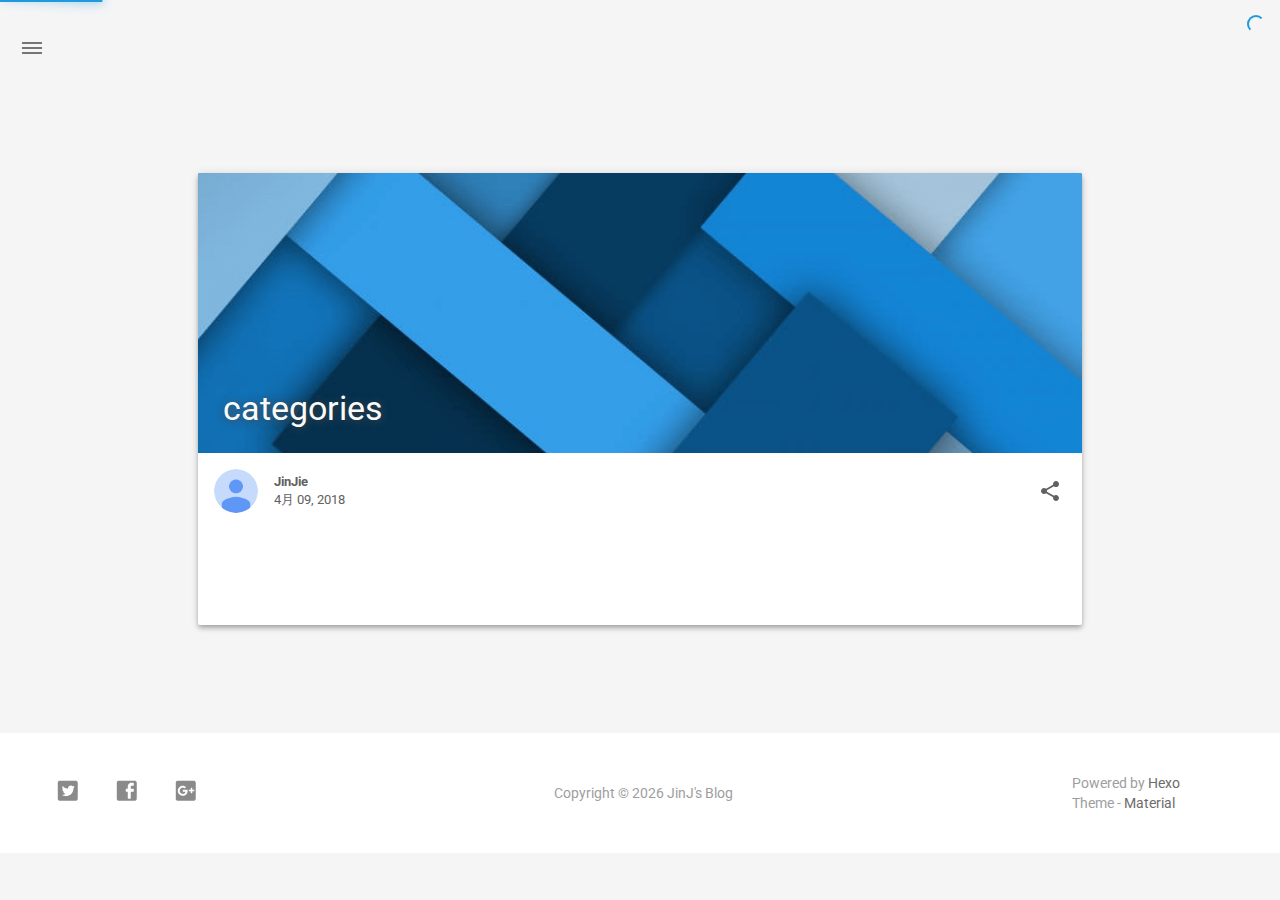
<file: categories/index.html>
<!DOCTYPE html>
<html style="display: none;" lang="zh">
    <head>
    <meta charset="utf-8">
    <!--
        © Material Theme
        https://github.com/viosey/hexo-theme-material
        Version: 1.5.2 -->
    <script>
        window.materialVersion = "1.5.2"
        // Delete localstorage with these tags
        window.oldVersion = [
            'codestartv1',
            '1.3.4',
            '1.4.0',
            '1.4.0b1',
            '1.5.0'
        ]
    </script>

    <!-- dns prefetch -->
    <meta http-equiv="x-dns-prefetch-control" content="on">














    <!-- Meta & Info -->
    <meta http-equiv="X-UA-Compatible" content="IE=Edge,chrome=1">
    <meta name="renderer" content="webkit">
    <meta name="viewport" content="width=device-width, initial-scale=1, user-scalable=no">

    <!-- Title -->
    
    <title>
        
            categories | 
        
        JinJ&#39;s Blog
    </title>

    <!-- Favicons -->
    <link rel="icon shortcut" type="image/ico" href="/img/Cat1.png">
    <link rel="icon" href="/img/Cat1.png">

    <meta name="format-detection" content="telephone=no"/>
    <meta name="description" itemprop="description" content="美好的生活，我来啦！">
    <meta name="keywords" content="JinJ&#39;s Blog">
    <meta name="theme-color" content="#0097A7">

    <!-- Disable Fucking Bloody Baidu Tranformation -->
    <meta http-equiv="Cache-Control" content="no-transform" />
    <meta http-equiv="Cache-Control" content="no-siteapp" />

    <!--[if lte IE 9]>
        <link rel="stylesheet" href="/css/ie-blocker.css">

        
            <script src="/js/ie-blocker.zhCN.js"></script>
        
    <![endif]-->

    <!-- Import lsloader -->
    <script>(function(){window.lsloader={jsRunSequence:[],jsnamemap:{},cssnamemap:{}};lsloader.removeLS=function(a){try{localStorage.removeItem(a)}catch(b){}};lsloader.setLS=function(a,c){try{localStorage.setItem(a,c)}catch(b){}};lsloader.getLS=function(a){var c="";try{c=localStorage.getItem(a)}catch(b){c=""}return c};versionString="/*"+(window.materialVersion||"unknownVersion")+"*/";lsloader.clean=function(){try{var b=[];for(var a=0;a<localStorage.length;a++){b.push(localStorage.key(a))}b.forEach(function(e){var f=lsloader.getLS(e);if(window.oldVersion){var d=window.oldVersion.reduce(function(g,h){return g||f.indexOf("/*"+h+"*/")!==-1},false);if(d){lsloader.removeLS(e)}}})}catch(c){}};lsloader.clean();lsloader.load=function(f,a,b,d){if(typeof b==="boolean"){d=b;b=undefined}d=d||false;b=b||function(){};var e;e=this.getLS(f);if(e&&e.indexOf(versionString)===-1){this.removeLS(f);this.requestResource(f,a,b,d);return}if(e){var c=e.split(versionString)[0];if(c!=a){console.log("reload:"+a);this.removeLS(f);this.requestResource(f,a,b,d);return}e=e.split(versionString)[1];if(d){this.jsRunSequence.push({name:f,code:e});this.runjs(a,f,e)}else{document.getElementById(f).appendChild(document.createTextNode(e));b()}}else{this.requestResource(f,a,b,d)}};lsloader.requestResource=function(b,e,a,c){var d=this;if(c){this.iojs(e,b,function(h,f,g){d.setLS(f,h+versionString+g);d.runjs(h,f,g)})}else{this.iocss(e,b,function(f){document.getElementById(b).appendChild(document.createTextNode(f));d.setLS(b,e+versionString+f)},a)}};lsloader.iojs=function(d,b,g){var a=this;a.jsRunSequence.push({name:b,code:""});try{var f=new XMLHttpRequest();f.open("get",d,true);f.onreadystatechange=function(){if(f.readyState==4){if((f.status>=200&&f.status<300)||f.status==304){if(f.response!=""){g(d,b,f.response);return}}a.jsfallback(d,b)}};f.send(null)}catch(c){a.jsfallback(d,b)}};lsloader.iocss=function(f,c,h,a){var b=this;try{var g=new XMLHttpRequest();g.open("get",f,true);g.onreadystatechange=function(){if(g.readyState==4){if((g.status>=200&&g.status<300)||g.status==304){if(g.response!=""){h(g.response);a();return}}b.cssfallback(f,c,a)}};g.send(null)}catch(d){b.cssfallback(f,c,a)}};lsloader.iofonts=function(f,c,h,a){var b=this;try{var g=new XMLHttpRequest();g.open("get",f,true);g.onreadystatechange=function(){if(g.readyState==4){if((g.status>=200&&g.status<300)||g.status==304){if(g.response!=""){h(g.response);a();return}}b.cssfallback(f,c,a)}};g.send(null)}catch(d){b.cssfallback(f,c,a)}};lsloader.runjs=function(f,c,e){if(!!c&&!!e){for(var b in this.jsRunSequence){if(this.jsRunSequence[b].name==c){this.jsRunSequence[b].code=e}}}if(!!this.jsRunSequence[0]&&!!this.jsRunSequence[0].code&&this.jsRunSequence[0].status!="failed"){var a=document.createElement("script");a.appendChild(document.createTextNode(this.jsRunSequence[0].code));a.type="text/javascript";document.getElementsByTagName("head")[0].appendChild(a);this.jsRunSequence.shift();if(this.jsRunSequence.length>0){this.runjs()}}else{if(!!this.jsRunSequence[0]&&this.jsRunSequence[0].status=="failed"){var d=this;var a=document.createElement("script");a.src=this.jsRunSequence[0].path;a.type="text/javascript";this.jsRunSequence[0].status="loading";a.onload=function(){d.jsRunSequence.shift();if(d.jsRunSequence.length>0){d.runjs()}};document.body.appendChild(a)}}};lsloader.tagLoad=function(b,a){this.jsRunSequence.push({name:a,code:"",path:b,status:"failed"});this.runjs()};lsloader.jsfallback=function(c,b){if(!!this.jsnamemap[b]){return}else{this.jsnamemap[b]=b}for(var a in this.jsRunSequence){if(this.jsRunSequence[a].name==b){this.jsRunSequence[a].code="";this.jsRunSequence[a].status="failed";this.jsRunSequence[a].path=c}}this.runjs()};lsloader.cssfallback=function(e,c,b){if(!!this.cssnamemap[c]){return}else{this.cssnamemap[c]=1}var d=document.createElement("link");d.type="text/css";d.href=e;d.rel="stylesheet";d.onload=d.onerror=b;var a=document.getElementsByTagName("script")[0];a.parentNode.insertBefore(d,a)};lsloader.runInlineScript=function(c,b){var a=document.getElementById(b).innerText;this.jsRunSequence.push({name:c,code:a});this.runjs()}})();</script>

    <!-- Import queue -->
    <script>function Queue(){this.dataStore=[];this.offer=b;this.poll=d;this.execNext=a;this.debug=false;this.startDebug=c;function b(e){if(this.debug){console.log("Offered a Queued Function.")}if(typeof e==="function"){this.dataStore.push(e)}else{console.log("You must offer a function.")}}function d(){if(this.debug){console.log("Polled a Queued Function.")}return this.dataStore.shift()}function a(){var e=this.poll();if(e!==undefined){if(this.debug){console.log("Run a Queued Function.")}e()}}function c(){this.debug=true}}var queue=new Queue();</script>

    <!-- Import CSS -->
    
        <style id="material_css"></style><script>if(typeof window.lsLoadCSSMaxNums === "undefined")window.lsLoadCSSMaxNums = 0;window.lsLoadCSSMaxNums++;lsloader.load("material_css","/css/material.min.css?Z7a72R1E4SxzBKR/WGctOA==",function(){if(typeof window.lsLoadCSSNums === "undefined")window.lsLoadCSSNums = 0;window.lsLoadCSSNums++;if(window.lsLoadCSSNums == window.lsLoadCSSMaxNums)document.documentElement.style.display="";}, false)</script>
        <style id="style_css"></style><script>if(typeof window.lsLoadCSSMaxNums === "undefined")window.lsLoadCSSMaxNums = 0;window.lsLoadCSSMaxNums++;lsloader.load("style_css","/css/style.min.css?MKetZV3cUTfDxvMffaOezg==",function(){if(typeof window.lsLoadCSSNums === "undefined")window.lsLoadCSSNums = 0;window.lsLoadCSSNums++;if(window.lsLoadCSSNums == window.lsLoadCSSMaxNums)document.documentElement.style.display="";}, false)</script>

        

    

    

    <!-- Config CSS -->

<!-- Other Styles -->
<style>
  body, html {
    font-family: Roboto, "Helvetica Neue", Helvetica, "PingFang SC", "Hiragino Sans GB", "Microsoft YaHei", "微软雅黑", Arial, sans-serif;
    overflow-x: hidden !important;
  }
  
  code {
    font-family: Consolas, Monaco, 'Andale Mono', 'Ubuntu Mono', monospace;
  }

  a {
    color: #00838F;
  }

  .mdl-card__media,
  #search-label,
  #search-form-label:after,
  #scheme-Paradox .hot_tags-count,
  #scheme-Paradox .sidebar_archives-count,
  #scheme-Paradox .sidebar-colored .sidebar-header,
  #scheme-Paradox .sidebar-colored .sidebar-badge{
    background-color: #0097A7 !important;
  }

  /* Sidebar User Drop Down Menu Text Color */
  #scheme-Paradox .sidebar-colored .sidebar-nav>.dropdown>.dropdown-menu>li>a:hover,
  #scheme-Paradox .sidebar-colored .sidebar-nav>.dropdown>.dropdown-menu>li>a:focus {
    color: #0097A7 !important;
  }

  #post_entry-right-info,
  .sidebar-colored .sidebar-nav li:hover > a,
  .sidebar-colored .sidebar-nav li:hover > a i,
  .sidebar-colored .sidebar-nav li > a:hover,
  .sidebar-colored .sidebar-nav li > a:hover i,
  .sidebar-colored .sidebar-nav li > a:focus i,
  .sidebar-colored .sidebar-nav > .open > a,
  .sidebar-colored .sidebar-nav > .open > a:hover,
  .sidebar-colored .sidebar-nav > .open > a:focus,
  #ds-reset #ds-ctx .ds-ctx-entry .ds-ctx-head a {
    color: #0097A7 !important;
  }

  .toTop {
    background: #757575 !important;
  }

  .material-layout .material-post>.material-nav,
  .material-layout .material-index>.material-nav,
  .material-nav a {
    color: #757575;
  }

  #scheme-Paradox .MD-burger-layer {
    background-color: #757575;
  }

  #scheme-Paradox #post-toc-trigger-btn {
    color: #757575;
  }

  .post-toc a:hover {
    color: #00838F;
    text-decoration: underline;
  }

</style>


<!-- Theme Background Related-->

    <style>
      body{
        background-color: #F5F5F5;
      }

      /* blog_info bottom background */
      #scheme-Paradox .material-layout .something-else .mdl-card__supporting-text{
        background-color: #fff;
      }
    </style>




<!-- Fade Effect -->

    <style>
      .fade {
        transition: all 800ms linear;
        -webkit-transform: translate3d(0,0,0);
        -moz-transform: translate3d(0,0,0);
        -ms-transform: translate3d(0,0,0);
        -o-transform: translate3d(0,0,0);
        transform: translate3d(0,0,0);
        opacity: 1;
      }

      .fade.out{
        opacity: 0;
      }
    </style>


<!-- Import Font -->
<!-- Import Roboto -->

    <link href="https://fonts.googleapis.com/css?family=Roboto:300,400,500" rel="stylesheet">


<!-- Import Material Icons -->


    <style id="material_icons"></style><script>if(typeof window.lsLoadCSSMaxNums === "undefined")window.lsLoadCSSMaxNums = 0;window.lsLoadCSSMaxNums++;lsloader.load("material_icons","/css/material-icons.css?pqhB/Rd/ab0H2+kZp0RDmw==",function(){if(typeof window.lsLoadCSSNums === "undefined")window.lsLoadCSSNums = 0;window.lsLoadCSSNums++;if(window.lsLoadCSSNums == window.lsLoadCSSMaxNums)document.documentElement.style.display="";}, false)</script>




    <!-- Import jQuery -->
    
        <script>lsloader.load("jq_js","/js/jquery.min.js?qcusAULNeBksqffqUM2+Ig==", true)</script>
    

    <!-- WebAPP Icons -->
    <meta name="mobile-web-app-capable" content="yes">
    <meta name="application-name" content="JinJ&#39;s Blog">
    <meta name="msapplication-starturl" content="http://www.jinjbolg.com/categories/">
    <meta name="msapplication-navbutton-color" content="#0097A7">
    <meta name="apple-mobile-web-app-capable" content="yes">
    <meta name="apple-mobile-web-app-title" content="JinJ&#39;s Blog">
    <meta name="apple-mobile-web-app-status-bar-style" content="black">
    <link rel="apple-touch-icon" href="/img/Cat1.png">

    <!-- Site Verification -->
    
    <meta name="baidu-site-verification" content="ME9kRIAAoX" />

    <!-- RSS -->
    

    <!-- The Open Graph protocol -->
    <meta property="og:url" content="http://www.jinjbolg.com/categories/">
    <meta property="og:type" content="blog">
    <meta property="og:title" content="categories | JinJ&#39;s Blog">
    <meta property="og:image" content="/img/Cat1.png">
    <meta property="og:description" content="美好的生活，我来啦！">
    

    

    <!-- The Twitter Card protocol -->
    <meta name="twitter:card" content="summary_large_image">

    <!-- Add canonical link for SEO -->
    
        <link rel="canonical" href="http://www.jinjbolg.com/categories/index.html" />
    

    <!-- Structured-data for SEO -->
    
        



    

    <!-- Analytics -->
    
    
    

    <!-- Custom Head -->
    

</head>


    
        <body id="scheme-Paradox" class="lazy">
            <div class="material-layout  mdl-js-layout has-drawer is-upgraded">
                

                <!-- Main Container -->
                <main class="material-layout__content" id="main">

                    <!-- Top Anchor -->
                    <div id="top"></div>

                    
                        <!-- Hamburger Button -->
                        <button class="MD-burger-icon sidebar-toggle">
                            <span class="MD-burger-layer"></span>
                        </button>
                    

                    <!-- Post TOC -->


<!-- Layouts -->

    <!-- Post Module -->
    <div class="material-post_container">

        <div class="material-post mdl-grid">
            <div class="mdl-card mdl-shadow--4dp mdl-cell mdl-cell--12-col">

                <!-- Post Header(Thumbnail & Title) -->
                
    <!-- Paradox Post Header -->
    
        
            <!-- Random Thumbnail -->
            <div class="post_thumbnail-random mdl-card__media mdl-color-text--grey-50">
            <script type="text/ls-javascript" id="post-thumbnail-script">
    var randomNum = Math.floor(Math.random() * 19 + 1);

    $('.post_thumbnail-random').attr('data-original', '/img/random/material-' + randomNum + '.png');
    $('.post_thumbnail-random').addClass('lazy');
</script>

        
    
            <p class="article-headline-p">
                categories
            </p>
        </div>





                
                    <!-- Paradox Post Info -->
                    <div class="mdl-color-text--grey-700 mdl-card__supporting-text meta">

    <!-- Author Avatar -->
    <div id="author-avatar">
        <img src="/img/avatar.png" width="44px" height="44px" alt="Author Avatar"/>
    </div>
    <!-- Author Name & Date -->
    <div>
        <strong>JinJie</strong>
        <span>4月 09, 2018</span>
    </div>

    <div class="section-spacer"></div>

    <!-- Favorite -->
    <!--
        <button id="article-functions-like-button" class="mdl-button mdl-js-button mdl-js-ripple-effect mdl-button--icon btn-like">
            <i class="material-icons" role="presentation">favorite</i>
            <span class="visuallyhidden">favorites</span>
        </button>
    -->

    <!-- Qrcode -->
    

    <!-- Tags (bookmark) -->
    

    <!-- Share -->
    
        <button id="article-fuctions-share-button" class="mdl-button mdl-js-button mdl-js-ripple-effect mdl-button--icon">
    <i class="material-icons" role="presentation">share</i>
    <span class="visuallyhidden">share</span>
</button>
<ul class="mdl-menu mdl-menu--bottom-right mdl-js-menu mdl-js-ripple-effect" for="article-fuctions-share-button">
    

    

    <!-- Share Weibo -->
    
        <a class="post_share-link" href="http://service.weibo.com/share/share.php?appkey=&title=categories&url=http://www.jinjbolg.com/categories/index.html&pic=http://www.jinjbolg.com/img/Cat1.png&searchPic=false&style=simple" target="_blank">
            <li class="mdl-menu__item">
                分享到微博
            </li>
        </a>
    

    <!-- Share Twitter -->
    
        <a class="post_share-link" href="https://twitter.com/intent/tweet?text=categories&url=http://www.jinjbolg.com/categories/index.html&via=JinJie" target="_blank">
            <li class="mdl-menu__item">
                分享到 Twitter
            </li>
        </a>
    

    <!-- Share Facebook -->
    
        <a class="post_share-link" href="https://www.facebook.com/sharer/sharer.php?u=http://www.jinjbolg.com/categories/index.html" target="_blank">
            <li class="mdl-menu__item">
                分享到 Facebook
            </li>
        </a>
    

    <!-- Share Google+ -->
    
        <a class="post_share-link" href="https://plus.google.com/share?url=http://www.jinjbolg.com/categories/index.html" target="_blank">
            <li class="mdl-menu__item">
                分享到 Google+
            </li>
        </a>
    

    <!-- Share LinkedIn -->
    

    <!-- Share QQ -->
    

    <!-- Share Telegram -->
    
</ul>

    
</div>

                

                <!-- Post Content -->
                <div id="post-content" class="mdl-color-text--grey-700 mdl-card__supporting-text fade out">
    
        
        
    

    
</div>


                

                <!-- Post Comments -->
                
                    
                
            </div>

            <!-- Post Prev & Next Nav -->
            <nav class="material-nav mdl-color-text--grey-50 mdl-cell mdl-cell--12-col">
    <!-- Prev Nav -->
    

    <!-- Section Spacer -->
    <div class="section-spacer"></div>

    <!-- Next Nav -->
    
</nav>

        </div>
    </div>



                    
                        <!-- Overlay For Active Sidebar -->
<div class="sidebar-overlay"></div>

<!-- Material sidebar -->
<aside id="sidebar" class="sidebar sidebar-colored sidebar-fixed-left" role="navigation">
    <div id="sidebar-main">
        <!-- Sidebar Header -->
        <div class="sidebar-header header-cover" style="background-image: url(/img/sidebar_header.png);">
    <!-- Top bar -->
    <div class="top-bar"></div>

    <!-- Sidebar toggle button -->
    <button type="button" class="sidebar-toggle mdl-button mdl-js-button mdl-js-ripple-effect mdl-button--icon" style="display: initial;" data-upgraded=",MaterialButton,MaterialRipple">
        <i class="material-icons">clear_all</i>
        <span class="mdl-button__ripple-container">
            <span class="mdl-ripple">
            </span>
        </span>
    </button>

    <!-- Sidebar Avatar -->
    <div class="sidebar-image">
        <img src="/img/avatar.png" alt="JinJie's avatar">
    </div>

    <!-- Sidebar Email -->
    <a data-toggle="dropdown" class="sidebar-brand" href="#settings-dropdown">
        youremail@email.com
        <b class="caret"></b>
    </a>
</div>


        <!-- Sidebar Navigation  -->
        <ul class="nav sidebar-nav">
    <!-- User dropdown  -->
    <li class="dropdown">
        <ul id="settings-dropdown" class="dropdown-menu">
            
                <li>
                    <a href="#" target="_blank" title="Email Me">
                        
                            <i class="material-icons sidebar-material-icons sidebar-indent-left1pc-element">email</i>
                        
                        Email Me
                    </a>
                </li>
            
        </ul>
    </li>

    <!-- Homepage -->
    
        <li id="sidebar-first-li">
            <a href="/">
                
                    <i class="material-icons sidebar-material-icons">home</i>
                
                主页
            </a>
        </li>
        
    

    <!-- Archives  -->
    
        <li class="dropdown">
            <a href="#" class="ripple-effect dropdown-toggle" data-toggle="dropdown">
                
                    <i class="material-icons sidebar-material-icons">inbox</i>
                
                    归档
                <b class="caret"></b>
            </a>
            <ul class="dropdown-menu">
            <li>
                <a class="sidebar_archives-link" href="/archives/2018/04/">四月 2018<span class="sidebar_archives-count">1</span></a></li><li><a class="sidebar_archives-link" href="/archives/2018/03/">三月 2018<span class="sidebar_archives-count">1</span></a>
            </ul>
        </li>
        
    

    <!-- Categories  -->
    

    <!-- Pages  -->
    

    <!-- Article Number  -->
    
</ul>


        <!-- Sidebar Footer -->
        <!--
I'm glad you use this theme, the development is no so easy, I hope you can keep the copyright, I will thank you so much.
If you still want to delete the copyrights, could you still retain the first one? Which namely "Theme Material"
It will not impact the appearance and can give developers a lot of support :)

很高兴您使用并喜欢该主题，开发不易 十分谢谢与希望您可以保留一下版权声明。
如果您仍然想删除的话 能否只保留第一项呢？即 "Theme Material"
它不会影响美观并可以给开发者很大的支持和动力。 :)
-->

<!-- Sidebar Divider -->

    <div class="sidebar-divider"></div>


<!-- Theme Material -->

    <a href="https://github.com/viosey/hexo-theme-material"  class="sidebar-footer-text-a" target="_blank">
        <div class="sidebar-text mdl-button mdl-js-button mdl-js-ripple-effect sidebar-footer-text-div" data-upgraded=",MaterialButton,MaterialRipple">
            主题 - Material
            <span class="sidebar-badge badge-circle">i</span>
        </div>
    </a>


<!-- Help & Support -->
<!--

-->

<!-- Feedback -->
<!--

-->

<!-- About Theme -->
<!--

-->

    </div>

    <!-- Sidebar Image -->
    

</aside>

                    

                    

                    <!--Footer-->
<footer class="mdl-mini-footer" id="bottom">
    
        <!-- Paradox Footer Left Section -->
        <div class="mdl-mini-footer--left-section sns-list">
    <!-- Twitter -->
    
        <a href="https://twitter.com/twitter" target="_blank">
            <button class="mdl-mini-footer--social-btn social-btn footer-sns-twitter">
                <span class="visuallyhidden">Twitter</span>
            </button><!--
     --></a>
    

    <!-- Facebook -->
    
        <a href="https://www.facebook.com/facebook" target="_blank">
            <button class="mdl-mini-footer--social-btn social-btn footer-sns-facebook">
                <span class="visuallyhidden">Facebook</span>
            </button><!--
     --></a>
    

    <!-- Google + -->
    
        <a href="https://www.google.com/" target="_blank">
            <button class="mdl-mini-footer--social-btn social-btn footer-sns-gplus">
                <span class="visuallyhidden">Google Plus</span>
            </button><!--
     --></a>
    

    <!-- Weibo -->
    

    <!-- Instagram -->
    

    <!-- Tumblr -->
    

    <!-- Github -->
    

    <!-- LinkedIn -->
    

    <!-- Zhihu -->
    

    <!-- Bilibili -->
    

    <!-- Telegram -->
    
    
    <!-- V2EX -->
    
</div>


        <!--Copyright-->
        <div id="copyright">
            Copyright&nbsp;©<script type="text/javascript">var fd = new Date();document.write("&nbsp;" + fd.getFullYear() + "&nbsp;");</script>JinJ's Blog
            
        </div>

        <!-- Paradox Footer Right Section -->

        <!--
        I am glad you use this theme, the development is no so easy, I hope you can keep the copyright.
        It will not impact the appearance and can give developers a lot of support :)

        很高兴您使用该主题，开发不易，希望您可以保留一下版权声明。
        它不会影响美观并可以给开发者很大的支持。 :)
        -->

        <div class="mdl-mini-footer--right-section">
            <div>
                <div class="footer-develop-div">Powered by <a href="https://hexo.io" target="_blank" class="footer-develop-a">Hexo</a></div>
                <div class="footer-develop-div">Theme - <a href="https://github.com/viosey/hexo-theme-material" target="_blank" class="footer-develop-a">Material</a></div>
            </div>
        </div>
    
</footer>


                    <!-- Import JS File -->

    <script>lsloader.load("lazyload_js","/js/lazyload.min.js?1BcfzuNXqV+ntF6gq+5X3Q==", true)</script>



    <script>lsloader.load("js_js","/js/js.min.js?V/53wGualMuiPM3xoetD5Q==", true)</script>



    <script>lsloader.load("np_js","/js/nprogress.js?pl3Qhb9lvqR1FlyLUna1Yw==", true)</script>


<script type="text/ls-javascript" id="NProgress-script">
    NProgress.configure({
        showSpinner: true
    });
    NProgress.start();
    $('#nprogress .bar').css({
        'background': '#29d'
    });
    $('#nprogress .peg').css({
        'box-shadow': '0 0 10px #29d, 0 0 15px #29d'
    });
    $('#nprogress .spinner-icon').css({
        'border-top-color': '#29d',
        'border-left-color': '#29d'
    });
    setTimeout(function() {
        NProgress.done();
        $('.fade').removeClass('out');
    }, 800);
</script>













<!-- UC Browser Compatible -->
<script>
	var agent = navigator.userAgent.toLowerCase();
	if(agent.indexOf('ucbrowser')>0) {
		document.write('<link rel="stylesheet" href="/css/uc.css">');
	   alert('由于 UC 浏览器使用极旧的内核，而本网站使用了一些新的特性。\n为了您能更好的浏览，推荐使用 Chrome 或 Firefox 浏览器。');
	}
</script>

<!-- Import prettify js  -->



<!-- Window Load -->
<!-- add class for prettify -->
<script type="text/ls-javascript" id="window-load">
    $(window).on('load', function() {
        // Post_Toc parent position fixed
        $('.post-toc-wrap').parent('.mdl-menu__container').css('position', 'fixed');
    });

    
    
</script>

<!-- MathJax Load-->


<!-- Bing Background -->


<script type="text/ls-javascript" id="lazy-load">
    // Offer LazyLoad
    queue.offer(function(){
        $('.lazy').lazyload({
            effect : 'show'
        });
    });

    // Start Queue
    $(document).ready(function(){
        setInterval(function(){
            queue.execNext();
        },200);
    });
</script>

<!-- Custom Footer -->



<script>
    (function(){
        var scriptList = document.querySelectorAll('script[type="text/ls-javascript"]')

        for (var i = 0; i < scriptList.length; ++i) {
            var item = scriptList[i];
            lsloader.runInlineScript(item.id,item.id);
        }
    })()
console.log('\n %c © Material Theme | Version: 1.5.2 | https://github.com/viosey/hexo-theme-material %c \n', 'color:#455a64;background:#e0e0e0;padding:5px 0;border-top-left-radius:5px;border-bottom-left-radius:5px;', 'color:#455a64;background:#e0e0e0;padding:5px 0;border-top-right-radius:5px;border-bottom-right-radius:5px;');
</script>

                </main>
            </div>
        </body>
    
</html>
</file>
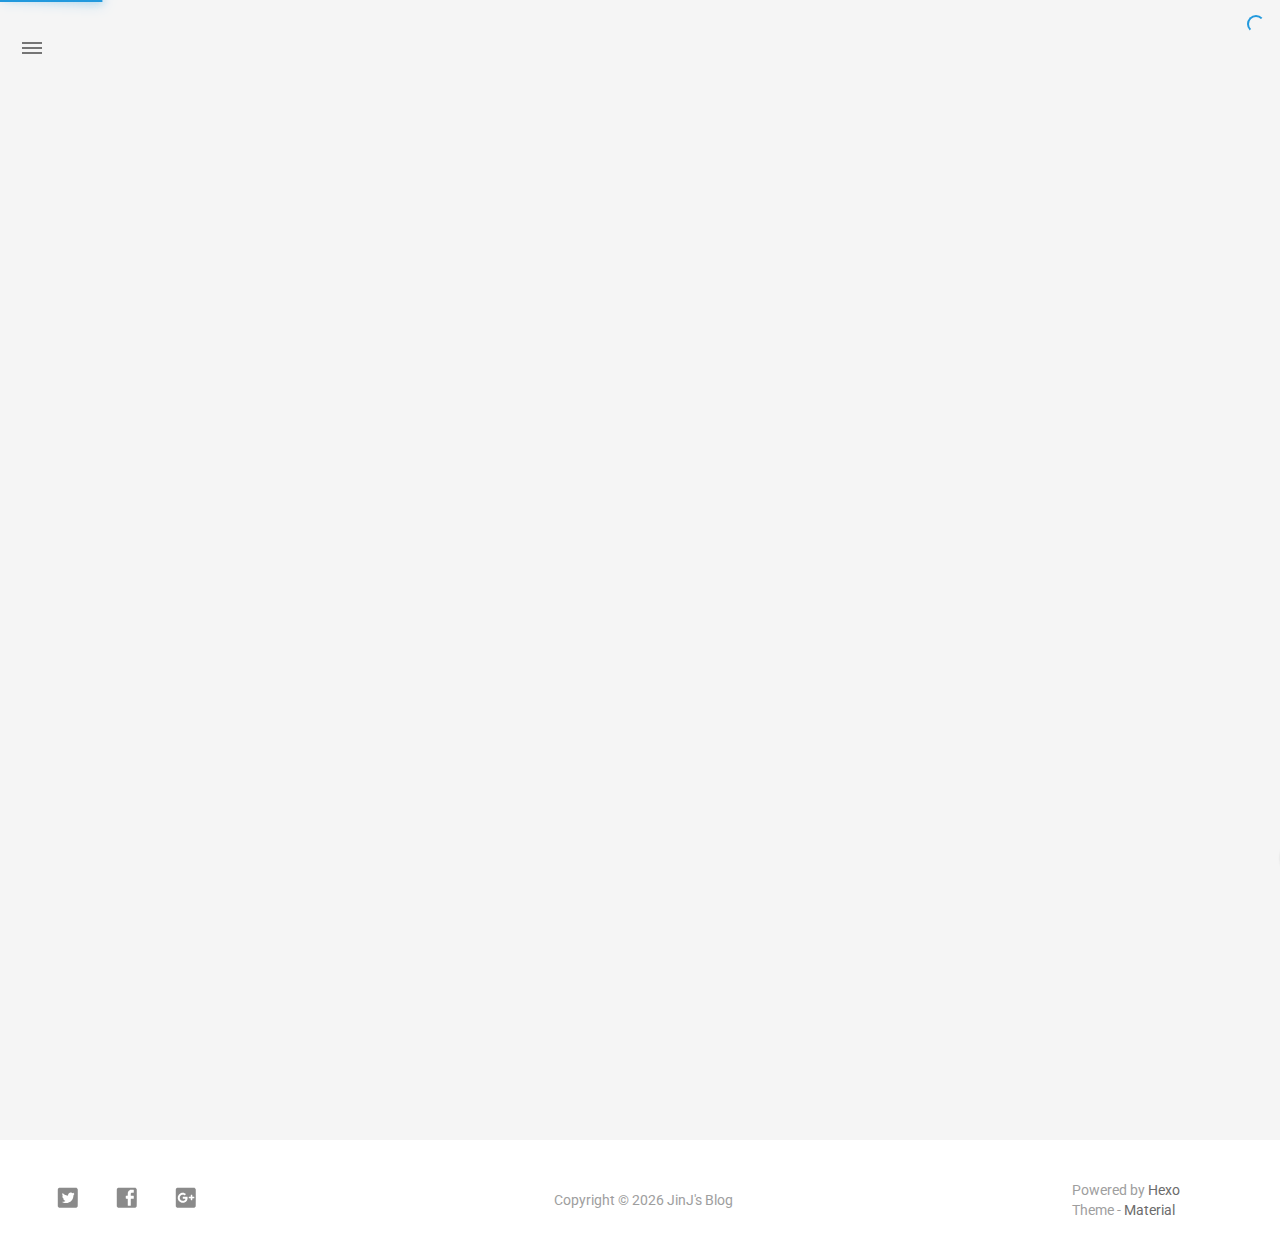
<file: archives/2018/index.html>
<!DOCTYPE html>
<html style="display: none;" lang="zh">
    <head>
    <meta charset="utf-8">
    <!--
        © Material Theme
        https://github.com/viosey/hexo-theme-material
        Version: 1.5.2 -->
    <script>
        window.materialVersion = "1.5.2"
        // Delete localstorage with these tags
        window.oldVersion = [
            'codestartv1',
            '1.3.4',
            '1.4.0',
            '1.4.0b1',
            '1.5.0'
        ]
    </script>

    <!-- dns prefetch -->
    <meta http-equiv="x-dns-prefetch-control" content="on">














    <!-- Meta & Info -->
    <meta http-equiv="X-UA-Compatible" content="IE=Edge,chrome=1">
    <meta name="renderer" content="webkit">
    <meta name="viewport" content="width=device-width, initial-scale=1, user-scalable=no">

    <!-- Title -->
    
    <title>
        
            归档: 2018 | 
        
        JinJ&#39;s Blog
    </title>

    <!-- Favicons -->
    <link rel="icon shortcut" type="image/ico" href="/img/Cat1.png">
    <link rel="icon" href="/img/Cat1.png">

    <meta name="format-detection" content="telephone=no"/>
    <meta name="description" itemprop="description" content="美好的生活，我来啦！">
    <meta name="keywords" content="JinJ&#39;s Blog">
    <meta name="theme-color" content="#0097A7">

    <!-- Disable Fucking Bloody Baidu Tranformation -->
    <meta http-equiv="Cache-Control" content="no-transform" />
    <meta http-equiv="Cache-Control" content="no-siteapp" />

    <!--[if lte IE 9]>
        <link rel="stylesheet" href="/css/ie-blocker.css">

        
            <script src="/js/ie-blocker.zhCN.js"></script>
        
    <![endif]-->

    <!-- Import lsloader -->
    <script>(function(){window.lsloader={jsRunSequence:[],jsnamemap:{},cssnamemap:{}};lsloader.removeLS=function(a){try{localStorage.removeItem(a)}catch(b){}};lsloader.setLS=function(a,c){try{localStorage.setItem(a,c)}catch(b){}};lsloader.getLS=function(a){var c="";try{c=localStorage.getItem(a)}catch(b){c=""}return c};versionString="/*"+(window.materialVersion||"unknownVersion")+"*/";lsloader.clean=function(){try{var b=[];for(var a=0;a<localStorage.length;a++){b.push(localStorage.key(a))}b.forEach(function(e){var f=lsloader.getLS(e);if(window.oldVersion){var d=window.oldVersion.reduce(function(g,h){return g||f.indexOf("/*"+h+"*/")!==-1},false);if(d){lsloader.removeLS(e)}}})}catch(c){}};lsloader.clean();lsloader.load=function(f,a,b,d){if(typeof b==="boolean"){d=b;b=undefined}d=d||false;b=b||function(){};var e;e=this.getLS(f);if(e&&e.indexOf(versionString)===-1){this.removeLS(f);this.requestResource(f,a,b,d);return}if(e){var c=e.split(versionString)[0];if(c!=a){console.log("reload:"+a);this.removeLS(f);this.requestResource(f,a,b,d);return}e=e.split(versionString)[1];if(d){this.jsRunSequence.push({name:f,code:e});this.runjs(a,f,e)}else{document.getElementById(f).appendChild(document.createTextNode(e));b()}}else{this.requestResource(f,a,b,d)}};lsloader.requestResource=function(b,e,a,c){var d=this;if(c){this.iojs(e,b,function(h,f,g){d.setLS(f,h+versionString+g);d.runjs(h,f,g)})}else{this.iocss(e,b,function(f){document.getElementById(b).appendChild(document.createTextNode(f));d.setLS(b,e+versionString+f)},a)}};lsloader.iojs=function(d,b,g){var a=this;a.jsRunSequence.push({name:b,code:""});try{var f=new XMLHttpRequest();f.open("get",d,true);f.onreadystatechange=function(){if(f.readyState==4){if((f.status>=200&&f.status<300)||f.status==304){if(f.response!=""){g(d,b,f.response);return}}a.jsfallback(d,b)}};f.send(null)}catch(c){a.jsfallback(d,b)}};lsloader.iocss=function(f,c,h,a){var b=this;try{var g=new XMLHttpRequest();g.open("get",f,true);g.onreadystatechange=function(){if(g.readyState==4){if((g.status>=200&&g.status<300)||g.status==304){if(g.response!=""){h(g.response);a();return}}b.cssfallback(f,c,a)}};g.send(null)}catch(d){b.cssfallback(f,c,a)}};lsloader.iofonts=function(f,c,h,a){var b=this;try{var g=new XMLHttpRequest();g.open("get",f,true);g.onreadystatechange=function(){if(g.readyState==4){if((g.status>=200&&g.status<300)||g.status==304){if(g.response!=""){h(g.response);a();return}}b.cssfallback(f,c,a)}};g.send(null)}catch(d){b.cssfallback(f,c,a)}};lsloader.runjs=function(f,c,e){if(!!c&&!!e){for(var b in this.jsRunSequence){if(this.jsRunSequence[b].name==c){this.jsRunSequence[b].code=e}}}if(!!this.jsRunSequence[0]&&!!this.jsRunSequence[0].code&&this.jsRunSequence[0].status!="failed"){var a=document.createElement("script");a.appendChild(document.createTextNode(this.jsRunSequence[0].code));a.type="text/javascript";document.getElementsByTagName("head")[0].appendChild(a);this.jsRunSequence.shift();if(this.jsRunSequence.length>0){this.runjs()}}else{if(!!this.jsRunSequence[0]&&this.jsRunSequence[0].status=="failed"){var d=this;var a=document.createElement("script");a.src=this.jsRunSequence[0].path;a.type="text/javascript";this.jsRunSequence[0].status="loading";a.onload=function(){d.jsRunSequence.shift();if(d.jsRunSequence.length>0){d.runjs()}};document.body.appendChild(a)}}};lsloader.tagLoad=function(b,a){this.jsRunSequence.push({name:a,code:"",path:b,status:"failed"});this.runjs()};lsloader.jsfallback=function(c,b){if(!!this.jsnamemap[b]){return}else{this.jsnamemap[b]=b}for(var a in this.jsRunSequence){if(this.jsRunSequence[a].name==b){this.jsRunSequence[a].code="";this.jsRunSequence[a].status="failed";this.jsRunSequence[a].path=c}}this.runjs()};lsloader.cssfallback=function(e,c,b){if(!!this.cssnamemap[c]){return}else{this.cssnamemap[c]=1}var d=document.createElement("link");d.type="text/css";d.href=e;d.rel="stylesheet";d.onload=d.onerror=b;var a=document.getElementsByTagName("script")[0];a.parentNode.insertBefore(d,a)};lsloader.runInlineScript=function(c,b){var a=document.getElementById(b).innerText;this.jsRunSequence.push({name:c,code:a});this.runjs()}})();</script>

    <!-- Import queue -->
    <script>function Queue(){this.dataStore=[];this.offer=b;this.poll=d;this.execNext=a;this.debug=false;this.startDebug=c;function b(e){if(this.debug){console.log("Offered a Queued Function.")}if(typeof e==="function"){this.dataStore.push(e)}else{console.log("You must offer a function.")}}function d(){if(this.debug){console.log("Polled a Queued Function.")}return this.dataStore.shift()}function a(){var e=this.poll();if(e!==undefined){if(this.debug){console.log("Run a Queued Function.")}e()}}function c(){this.debug=true}}var queue=new Queue();</script>

    <!-- Import CSS -->
    
        <style id="material_css"></style><script>if(typeof window.lsLoadCSSMaxNums === "undefined")window.lsLoadCSSMaxNums = 0;window.lsLoadCSSMaxNums++;lsloader.load("material_css","/css/material.min.css?Z7a72R1E4SxzBKR/WGctOA==",function(){if(typeof window.lsLoadCSSNums === "undefined")window.lsLoadCSSNums = 0;window.lsLoadCSSNums++;if(window.lsLoadCSSNums == window.lsLoadCSSMaxNums)document.documentElement.style.display="";}, false)</script>
        <style id="style_css"></style><script>if(typeof window.lsLoadCSSMaxNums === "undefined")window.lsLoadCSSMaxNums = 0;window.lsLoadCSSMaxNums++;lsloader.load("style_css","/css/style.min.css?MKetZV3cUTfDxvMffaOezg==",function(){if(typeof window.lsLoadCSSNums === "undefined")window.lsLoadCSSNums = 0;window.lsLoadCSSNums++;if(window.lsLoadCSSNums == window.lsLoadCSSMaxNums)document.documentElement.style.display="";}, false)</script>

        

    

    

    <!-- Config CSS -->

<!-- Other Styles -->
<style>
  body, html {
    font-family: Roboto, "Helvetica Neue", Helvetica, "PingFang SC", "Hiragino Sans GB", "Microsoft YaHei", "微软雅黑", Arial, sans-serif;
    overflow-x: hidden !important;
  }
  
  code {
    font-family: Consolas, Monaco, 'Andale Mono', 'Ubuntu Mono', monospace;
  }

  a {
    color: #00838F;
  }

  .mdl-card__media,
  #search-label,
  #search-form-label:after,
  #scheme-Paradox .hot_tags-count,
  #scheme-Paradox .sidebar_archives-count,
  #scheme-Paradox .sidebar-colored .sidebar-header,
  #scheme-Paradox .sidebar-colored .sidebar-badge{
    background-color: #0097A7 !important;
  }

  /* Sidebar User Drop Down Menu Text Color */
  #scheme-Paradox .sidebar-colored .sidebar-nav>.dropdown>.dropdown-menu>li>a:hover,
  #scheme-Paradox .sidebar-colored .sidebar-nav>.dropdown>.dropdown-menu>li>a:focus {
    color: #0097A7 !important;
  }

  #post_entry-right-info,
  .sidebar-colored .sidebar-nav li:hover > a,
  .sidebar-colored .sidebar-nav li:hover > a i,
  .sidebar-colored .sidebar-nav li > a:hover,
  .sidebar-colored .sidebar-nav li > a:hover i,
  .sidebar-colored .sidebar-nav li > a:focus i,
  .sidebar-colored .sidebar-nav > .open > a,
  .sidebar-colored .sidebar-nav > .open > a:hover,
  .sidebar-colored .sidebar-nav > .open > a:focus,
  #ds-reset #ds-ctx .ds-ctx-entry .ds-ctx-head a {
    color: #0097A7 !important;
  }

  .toTop {
    background: #757575 !important;
  }

  .material-layout .material-post>.material-nav,
  .material-layout .material-index>.material-nav,
  .material-nav a {
    color: #757575;
  }

  #scheme-Paradox .MD-burger-layer {
    background-color: #757575;
  }

  #scheme-Paradox #post-toc-trigger-btn {
    color: #757575;
  }

  .post-toc a:hover {
    color: #00838F;
    text-decoration: underline;
  }

</style>


<!-- Theme Background Related-->

    <style>
      body{
        background-color: #F5F5F5;
      }

      /* blog_info bottom background */
      #scheme-Paradox .material-layout .something-else .mdl-card__supporting-text{
        background-color: #fff;
      }
    </style>




<!-- Fade Effect -->

    <style>
      .fade {
        transition: all 800ms linear;
        -webkit-transform: translate3d(0,0,0);
        -moz-transform: translate3d(0,0,0);
        -ms-transform: translate3d(0,0,0);
        -o-transform: translate3d(0,0,0);
        transform: translate3d(0,0,0);
        opacity: 1;
      }

      .fade.out{
        opacity: 0;
      }
    </style>


<!-- Import Font -->
<!-- Import Roboto -->

    <link href="https://fonts.googleapis.com/css?family=Roboto:300,400,500" rel="stylesheet">


<!-- Import Material Icons -->


    <style id="material_icons"></style><script>if(typeof window.lsLoadCSSMaxNums === "undefined")window.lsLoadCSSMaxNums = 0;window.lsLoadCSSMaxNums++;lsloader.load("material_icons","/css/material-icons.css?pqhB/Rd/ab0H2+kZp0RDmw==",function(){if(typeof window.lsLoadCSSNums === "undefined")window.lsLoadCSSNums = 0;window.lsLoadCSSNums++;if(window.lsLoadCSSNums == window.lsLoadCSSMaxNums)document.documentElement.style.display="";}, false)</script>




    <!-- Import jQuery -->
    
        <script>lsloader.load("jq_js","/js/jquery.min.js?qcusAULNeBksqffqUM2+Ig==", true)</script>
    

    <!-- WebAPP Icons -->
    <meta name="mobile-web-app-capable" content="yes">
    <meta name="application-name" content="JinJ&#39;s Blog">
    <meta name="msapplication-starturl" content="http://www.jinjbolg.com/archives/2018/">
    <meta name="msapplication-navbutton-color" content="#0097A7">
    <meta name="apple-mobile-web-app-capable" content="yes">
    <meta name="apple-mobile-web-app-title" content="JinJ&#39;s Blog">
    <meta name="apple-mobile-web-app-status-bar-style" content="black">
    <link rel="apple-touch-icon" href="/img/Cat1.png">

    <!-- Site Verification -->
    
    <meta name="baidu-site-verification" content="ME9kRIAAoX" />

    <!-- RSS -->
    

    <!-- The Open Graph protocol -->
    <meta property="og:url" content="http://www.jinjbolg.com/archives/2018/">
    <meta property="og:type" content="blog">
    <meta property="og:title" content="归档: 2018 | JinJ&#39;s Blog">
    <meta property="og:image" content="/img/Cat1.png">
    <meta property="og:description" content="美好的生活，我来啦！">
    

    

    <!-- The Twitter Card protocol -->
    <meta name="twitter:card" content="summary_large_image">

    <!-- Add canonical link for SEO -->
    
        <link rel="canonical" href="http://www.jinjbolg.com/archives/2018/index.html" />
    

    <!-- Structured-data for SEO -->
    
        



    

    <!-- Analytics -->
    
    
    

    <!-- Custom Head -->
    

</head>


    
        <body id="scheme-Paradox" class="lazy">
            <div class="material-layout  mdl-js-layout has-drawer is-upgraded">
                

                <!-- Main Container -->
                <main class="material-layout__content" id="main">

                    <!-- Top Anchor -->
                    <div id="top"></div>

                    
                        <!-- Hamburger Button -->
                        <button class="MD-burger-icon sidebar-toggle">
                            <span class="MD-burger-layer"></span>
                        </button>
                    

                    <!-- Index Module -->
<div class="material-index mdl-grid">
    
    <div class="locate-thumbnail-symbol"></div>

    <!-- Pin on top -->
    

    <!-- Normal Post -->
    
        
            
                <!-- Paradox Thumbnail -->
                <div class="post_entry-module mdl-card mdl-shadow--2dp mdl-cell mdl-cell--12-col fade out">
    <!-- Post Thumbnail -->
    
        
            <!-- Random Thumbnail -->
            <div class="post_thumbnail-random mdl-card__media mdl-color-text--grey-50">
        
    

        <!-- Post Title -->
        <p class="article-headline-p"><a href="/2018/04/09/text/">text</a></p>
    </div>

    <!-- Post Excerpt -->
    <div class="mdl-color-text--grey-600 mdl-card__supporting-text post_entry-content">
        
            lalalalal

        
        &nbsp;&nbsp;&nbsp;
        <span>
            <a href="/2018/04/09/text/" target="_self">阅读全文</a>
        </span>
    </div>
    <!-- Post_entry Info-->
    <div id="post_entry-info">
        <div id="post_entry-left-info" class="mdl-card__supporting-text meta mdl-color-text--grey-600 ">
            <!-- Author Avatar -->
            <div id="author-avatar">
                <img src="/img/avatar.png" width="44px" height="44px" alt="JinJie's avatar">
            </div>
            <div>
                <strong>JinJie</strong>
                <span>4月 09, 2018</span>
            </div>
        </div>
        <div id="post_entry-right-info">
          

            

            

            <!-- Post Views -->
            <span class="post_entry-views">
            </span>
        </div>
    </div>
</div>

            
            
        
    
        
            
                <!-- Paradox Thumbnail -->
                <div class="post_entry-module mdl-card mdl-shadow--2dp mdl-cell mdl-cell--12-col fade out">
    <!-- Post Thumbnail -->
    
        
            <!-- Random Thumbnail -->
            <div class="post_thumbnail-random mdl-card__media mdl-color-text--grey-50">
        
    

        <!-- Post Title -->
        <p class="article-headline-p"><a href="/2018/03/29/hello-world/">Hello World</a></p>
    </div>

    <!-- Post Excerpt -->
    <div class="mdl-color-text--grey-600 mdl-card__supporting-text post_entry-content">
        
            Welcome to Hexo
        
        &nbsp;&nbsp;&nbsp;
        <span>
            <a href="/2018/03/29/hello-world/" target="_self">阅读全文</a>
        </span>
    </div>
    <!-- Post_entry Info-->
    <div id="post_entry-info">
        <div id="post_entry-left-info" class="mdl-card__supporting-text meta mdl-color-text--grey-600 ">
            <!-- Author Avatar -->
            <div id="author-avatar">
                <img src="/img/avatar.png" width="44px" height="44px" alt="JinJie's avatar">
            </div>
            <div>
                <strong>JinJie</strong>
                <span>3月 29, 2018</span>
            </div>
        </div>
        <div id="post_entry-right-info">
          

            

            

            <!-- Post Views -->
            <span class="post_entry-views">
            </span>
        </div>
    </div>
</div>

            
            
        
    

    

    
        <script type="text/ls-javascript" id="thumbnail-script">
    var randomNum;

    var locatePost = $('.locate-thumbnail-symbol').next();
    for(var i = 0; i < 10; i++) {
        randomNum = Math.floor(Math.random() * 19 + 1);

        locatePost.children('.post_thumbnail-random').attr('id', 'random_thumbnail-'+randomNum);
        locatePost.children('.post_thumbnail-random').attr('data-original', '/img/random/material-' + randomNum + '.png');
    $('.post_thumbnail-random').addClass('lazy');

        locatePost = locatePost.next();
    }
</script>

    
</div>


                    
                        <!-- Overlay For Active Sidebar -->
<div class="sidebar-overlay"></div>

<!-- Material sidebar -->
<aside id="sidebar" class="sidebar sidebar-colored sidebar-fixed-left" role="navigation">
    <div id="sidebar-main">
        <!-- Sidebar Header -->
        <div class="sidebar-header header-cover" style="background-image: url(/img/sidebar_header.png);">
    <!-- Top bar -->
    <div class="top-bar"></div>

    <!-- Sidebar toggle button -->
    <button type="button" class="sidebar-toggle mdl-button mdl-js-button mdl-js-ripple-effect mdl-button--icon" style="display: initial;" data-upgraded=",MaterialButton,MaterialRipple">
        <i class="material-icons">clear_all</i>
        <span class="mdl-button__ripple-container">
            <span class="mdl-ripple">
            </span>
        </span>
    </button>

    <!-- Sidebar Avatar -->
    <div class="sidebar-image">
        <img src="/img/avatar.png" alt="JinJie's avatar">
    </div>

    <!-- Sidebar Email -->
    <a data-toggle="dropdown" class="sidebar-brand" href="#settings-dropdown">
        youremail@email.com
        <b class="caret"></b>
    </a>
</div>


        <!-- Sidebar Navigation  -->
        <ul class="nav sidebar-nav">
    <!-- User dropdown  -->
    <li class="dropdown">
        <ul id="settings-dropdown" class="dropdown-menu">
            
                <li>
                    <a href="#" target="_blank" title="Email Me">
                        
                            <i class="material-icons sidebar-material-icons sidebar-indent-left1pc-element">email</i>
                        
                        Email Me
                    </a>
                </li>
            
        </ul>
    </li>

    <!-- Homepage -->
    
        <li id="sidebar-first-li">
            <a href="/">
                
                    <i class="material-icons sidebar-material-icons">home</i>
                
                主页
            </a>
        </li>
        
    

    <!-- Archives  -->
    
        <li class="dropdown">
            <a href="#" class="ripple-effect dropdown-toggle" data-toggle="dropdown">
                
                    <i class="material-icons sidebar-material-icons">inbox</i>
                
                    归档
                <b class="caret"></b>
            </a>
            <ul class="dropdown-menu">
            <li>
                <a class="sidebar_archives-link" href="/archives/2018/04/">四月 2018<span class="sidebar_archives-count">1</span></a></li><li><a class="sidebar_archives-link" href="/archives/2018/03/">三月 2018<span class="sidebar_archives-count">1</span></a>
            </ul>
        </li>
        
    

    <!-- Categories  -->
    

    <!-- Pages  -->
    

    <!-- Article Number  -->
    
</ul>


        <!-- Sidebar Footer -->
        <!--
I'm glad you use this theme, the development is no so easy, I hope you can keep the copyright, I will thank you so much.
If you still want to delete the copyrights, could you still retain the first one? Which namely "Theme Material"
It will not impact the appearance and can give developers a lot of support :)

很高兴您使用并喜欢该主题，开发不易 十分谢谢与希望您可以保留一下版权声明。
如果您仍然想删除的话 能否只保留第一项呢？即 "Theme Material"
它不会影响美观并可以给开发者很大的支持和动力。 :)
-->

<!-- Sidebar Divider -->

    <div class="sidebar-divider"></div>


<!-- Theme Material -->

    <a href="https://github.com/viosey/hexo-theme-material"  class="sidebar-footer-text-a" target="_blank">
        <div class="sidebar-text mdl-button mdl-js-button mdl-js-ripple-effect sidebar-footer-text-div" data-upgraded=",MaterialButton,MaterialRipple">
            主题 - Material
            <span class="sidebar-badge badge-circle">i</span>
        </div>
    </a>


<!-- Help & Support -->
<!--

-->

<!-- Feedback -->
<!--

-->

<!-- About Theme -->
<!--

-->

    </div>

    <!-- Sidebar Image -->
    

</aside>

                    

                    
                        <!-- Footer Top Button -->
                        <div id="back-to-top" class="toTop-wrap">
    <a href="#top" class="toTop">
        <i class="material-icons footer_top-i">expand_less</i>
    </a>
</div>

                    

                    <!--Footer-->
<footer class="mdl-mini-footer" id="bottom">
    
        <!-- Paradox Footer Left Section -->
        <div class="mdl-mini-footer--left-section sns-list">
    <!-- Twitter -->
    
        <a href="https://twitter.com/twitter" target="_blank">
            <button class="mdl-mini-footer--social-btn social-btn footer-sns-twitter">
                <span class="visuallyhidden">Twitter</span>
            </button><!--
     --></a>
    

    <!-- Facebook -->
    
        <a href="https://www.facebook.com/facebook" target="_blank">
            <button class="mdl-mini-footer--social-btn social-btn footer-sns-facebook">
                <span class="visuallyhidden">Facebook</span>
            </button><!--
     --></a>
    

    <!-- Google + -->
    
        <a href="https://www.google.com/" target="_blank">
            <button class="mdl-mini-footer--social-btn social-btn footer-sns-gplus">
                <span class="visuallyhidden">Google Plus</span>
            </button><!--
     --></a>
    

    <!-- Weibo -->
    

    <!-- Instagram -->
    

    <!-- Tumblr -->
    

    <!-- Github -->
    

    <!-- LinkedIn -->
    

    <!-- Zhihu -->
    

    <!-- Bilibili -->
    

    <!-- Telegram -->
    
    
    <!-- V2EX -->
    
</div>


        <!--Copyright-->
        <div id="copyright">
            Copyright&nbsp;©<script type="text/javascript">var fd = new Date();document.write("&nbsp;" + fd.getFullYear() + "&nbsp;");</script>JinJ's Blog
            
        </div>

        <!-- Paradox Footer Right Section -->

        <!--
        I am glad you use this theme, the development is no so easy, I hope you can keep the copyright.
        It will not impact the appearance and can give developers a lot of support :)

        很高兴您使用该主题，开发不易，希望您可以保留一下版权声明。
        它不会影响美观并可以给开发者很大的支持。 :)
        -->

        <div class="mdl-mini-footer--right-section">
            <div>
                <div class="footer-develop-div">Powered by <a href="https://hexo.io" target="_blank" class="footer-develop-a">Hexo</a></div>
                <div class="footer-develop-div">Theme - <a href="https://github.com/viosey/hexo-theme-material" target="_blank" class="footer-develop-a">Material</a></div>
            </div>
        </div>
    
</footer>


                    <!-- Import JS File -->

    <script>lsloader.load("lazyload_js","/js/lazyload.min.js?1BcfzuNXqV+ntF6gq+5X3Q==", true)</script>



    <script>lsloader.load("js_js","/js/js.min.js?V/53wGualMuiPM3xoetD5Q==", true)</script>



    <script>lsloader.load("np_js","/js/nprogress.js?pl3Qhb9lvqR1FlyLUna1Yw==", true)</script>


<script type="text/ls-javascript" id="NProgress-script">
    NProgress.configure({
        showSpinner: true
    });
    NProgress.start();
    $('#nprogress .bar').css({
        'background': '#29d'
    });
    $('#nprogress .peg').css({
        'box-shadow': '0 0 10px #29d, 0 0 15px #29d'
    });
    $('#nprogress .spinner-icon').css({
        'border-top-color': '#29d',
        'border-left-color': '#29d'
    });
    setTimeout(function() {
        NProgress.done();
        $('.fade').removeClass('out');
    }, 800);
</script>













<!-- UC Browser Compatible -->
<script>
	var agent = navigator.userAgent.toLowerCase();
	if(agent.indexOf('ucbrowser')>0) {
		document.write('<link rel="stylesheet" href="/css/uc.css">');
	   alert('由于 UC 浏览器使用极旧的内核，而本网站使用了一些新的特性。\n为了您能更好的浏览，推荐使用 Chrome 或 Firefox 浏览器。');
	}
</script>

<!-- Import prettify js  -->



<!-- Window Load -->
<!-- add class for prettify -->
<script type="text/ls-javascript" id="window-load">
    $(window).on('load', function() {
        // Post_Toc parent position fixed
        $('.post-toc-wrap').parent('.mdl-menu__container').css('position', 'fixed');
    });

    
    
</script>

<!-- MathJax Load-->


<!-- Bing Background -->


<script type="text/ls-javascript" id="lazy-load">
    // Offer LazyLoad
    queue.offer(function(){
        $('.lazy').lazyload({
            effect : 'show'
        });
    });

    // Start Queue
    $(document).ready(function(){
        setInterval(function(){
            queue.execNext();
        },200);
    });
</script>

<!-- Custom Footer -->



<script>
    (function(){
        var scriptList = document.querySelectorAll('script[type="text/ls-javascript"]')

        for (var i = 0; i < scriptList.length; ++i) {
            var item = scriptList[i];
            lsloader.runInlineScript(item.id,item.id);
        }
    })()
console.log('\n %c © Material Theme | Version: 1.5.2 | https://github.com/viosey/hexo-theme-material %c \n', 'color:#455a64;background:#e0e0e0;padding:5px 0;border-top-left-radius:5px;border-bottom-left-radius:5px;', 'color:#455a64;background:#e0e0e0;padding:5px 0;border-top-right-radius:5px;border-bottom-right-radius:5px;');
</script>

                </main>
            </div>
        </body>
    
</html>
</file>
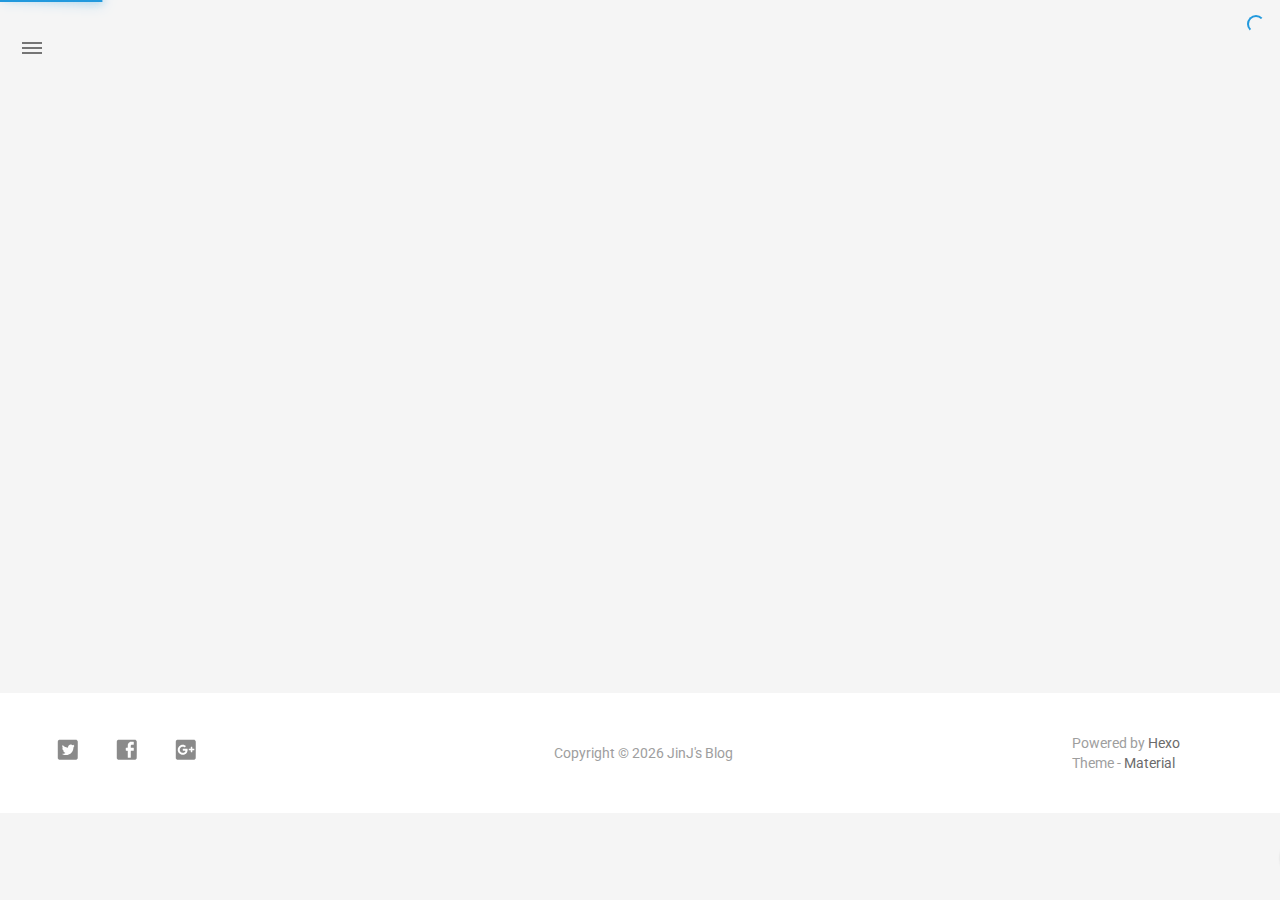
<file: archives/2018/03/index.html>
<!DOCTYPE html>
<html style="display: none;" lang="zh">
    <head>
    <meta charset="utf-8">
    <!--
        © Material Theme
        https://github.com/viosey/hexo-theme-material
        Version: 1.5.2 -->
    <script>
        window.materialVersion = "1.5.2"
        // Delete localstorage with these tags
        window.oldVersion = [
            'codestartv1',
            '1.3.4',
            '1.4.0',
            '1.4.0b1',
            '1.5.0'
        ]
    </script>

    <!-- dns prefetch -->
    <meta http-equiv="x-dns-prefetch-control" content="on">














    <!-- Meta & Info -->
    <meta http-equiv="X-UA-Compatible" content="IE=Edge,chrome=1">
    <meta name="renderer" content="webkit">
    <meta name="viewport" content="width=device-width, initial-scale=1, user-scalable=no">

    <!-- Title -->
    
    <title>
        
            归档: 2018/3 | 
        
        JinJ&#39;s Blog
    </title>

    <!-- Favicons -->
    <link rel="icon shortcut" type="image/ico" href="/img/Cat1.png">
    <link rel="icon" href="/img/Cat1.png">

    <meta name="format-detection" content="telephone=no"/>
    <meta name="description" itemprop="description" content="美好的生活，我来啦！">
    <meta name="keywords" content="JinJ&#39;s Blog">
    <meta name="theme-color" content="#0097A7">

    <!-- Disable Fucking Bloody Baidu Tranformation -->
    <meta http-equiv="Cache-Control" content="no-transform" />
    <meta http-equiv="Cache-Control" content="no-siteapp" />

    <!--[if lte IE 9]>
        <link rel="stylesheet" href="/css/ie-blocker.css">

        
            <script src="/js/ie-blocker.zhCN.js"></script>
        
    <![endif]-->

    <!-- Import lsloader -->
    <script>(function(){window.lsloader={jsRunSequence:[],jsnamemap:{},cssnamemap:{}};lsloader.removeLS=function(a){try{localStorage.removeItem(a)}catch(b){}};lsloader.setLS=function(a,c){try{localStorage.setItem(a,c)}catch(b){}};lsloader.getLS=function(a){var c="";try{c=localStorage.getItem(a)}catch(b){c=""}return c};versionString="/*"+(window.materialVersion||"unknownVersion")+"*/";lsloader.clean=function(){try{var b=[];for(var a=0;a<localStorage.length;a++){b.push(localStorage.key(a))}b.forEach(function(e){var f=lsloader.getLS(e);if(window.oldVersion){var d=window.oldVersion.reduce(function(g,h){return g||f.indexOf("/*"+h+"*/")!==-1},false);if(d){lsloader.removeLS(e)}}})}catch(c){}};lsloader.clean();lsloader.load=function(f,a,b,d){if(typeof b==="boolean"){d=b;b=undefined}d=d||false;b=b||function(){};var e;e=this.getLS(f);if(e&&e.indexOf(versionString)===-1){this.removeLS(f);this.requestResource(f,a,b,d);return}if(e){var c=e.split(versionString)[0];if(c!=a){console.log("reload:"+a);this.removeLS(f);this.requestResource(f,a,b,d);return}e=e.split(versionString)[1];if(d){this.jsRunSequence.push({name:f,code:e});this.runjs(a,f,e)}else{document.getElementById(f).appendChild(document.createTextNode(e));b()}}else{this.requestResource(f,a,b,d)}};lsloader.requestResource=function(b,e,a,c){var d=this;if(c){this.iojs(e,b,function(h,f,g){d.setLS(f,h+versionString+g);d.runjs(h,f,g)})}else{this.iocss(e,b,function(f){document.getElementById(b).appendChild(document.createTextNode(f));d.setLS(b,e+versionString+f)},a)}};lsloader.iojs=function(d,b,g){var a=this;a.jsRunSequence.push({name:b,code:""});try{var f=new XMLHttpRequest();f.open("get",d,true);f.onreadystatechange=function(){if(f.readyState==4){if((f.status>=200&&f.status<300)||f.status==304){if(f.response!=""){g(d,b,f.response);return}}a.jsfallback(d,b)}};f.send(null)}catch(c){a.jsfallback(d,b)}};lsloader.iocss=function(f,c,h,a){var b=this;try{var g=new XMLHttpRequest();g.open("get",f,true);g.onreadystatechange=function(){if(g.readyState==4){if((g.status>=200&&g.status<300)||g.status==304){if(g.response!=""){h(g.response);a();return}}b.cssfallback(f,c,a)}};g.send(null)}catch(d){b.cssfallback(f,c,a)}};lsloader.iofonts=function(f,c,h,a){var b=this;try{var g=new XMLHttpRequest();g.open("get",f,true);g.onreadystatechange=function(){if(g.readyState==4){if((g.status>=200&&g.status<300)||g.status==304){if(g.response!=""){h(g.response);a();return}}b.cssfallback(f,c,a)}};g.send(null)}catch(d){b.cssfallback(f,c,a)}};lsloader.runjs=function(f,c,e){if(!!c&&!!e){for(var b in this.jsRunSequence){if(this.jsRunSequence[b].name==c){this.jsRunSequence[b].code=e}}}if(!!this.jsRunSequence[0]&&!!this.jsRunSequence[0].code&&this.jsRunSequence[0].status!="failed"){var a=document.createElement("script");a.appendChild(document.createTextNode(this.jsRunSequence[0].code));a.type="text/javascript";document.getElementsByTagName("head")[0].appendChild(a);this.jsRunSequence.shift();if(this.jsRunSequence.length>0){this.runjs()}}else{if(!!this.jsRunSequence[0]&&this.jsRunSequence[0].status=="failed"){var d=this;var a=document.createElement("script");a.src=this.jsRunSequence[0].path;a.type="text/javascript";this.jsRunSequence[0].status="loading";a.onload=function(){d.jsRunSequence.shift();if(d.jsRunSequence.length>0){d.runjs()}};document.body.appendChild(a)}}};lsloader.tagLoad=function(b,a){this.jsRunSequence.push({name:a,code:"",path:b,status:"failed"});this.runjs()};lsloader.jsfallback=function(c,b){if(!!this.jsnamemap[b]){return}else{this.jsnamemap[b]=b}for(var a in this.jsRunSequence){if(this.jsRunSequence[a].name==b){this.jsRunSequence[a].code="";this.jsRunSequence[a].status="failed";this.jsRunSequence[a].path=c}}this.runjs()};lsloader.cssfallback=function(e,c,b){if(!!this.cssnamemap[c]){return}else{this.cssnamemap[c]=1}var d=document.createElement("link");d.type="text/css";d.href=e;d.rel="stylesheet";d.onload=d.onerror=b;var a=document.getElementsByTagName("script")[0];a.parentNode.insertBefore(d,a)};lsloader.runInlineScript=function(c,b){var a=document.getElementById(b).innerText;this.jsRunSequence.push({name:c,code:a});this.runjs()}})();</script>

    <!-- Import queue -->
    <script>function Queue(){this.dataStore=[];this.offer=b;this.poll=d;this.execNext=a;this.debug=false;this.startDebug=c;function b(e){if(this.debug){console.log("Offered a Queued Function.")}if(typeof e==="function"){this.dataStore.push(e)}else{console.log("You must offer a function.")}}function d(){if(this.debug){console.log("Polled a Queued Function.")}return this.dataStore.shift()}function a(){var e=this.poll();if(e!==undefined){if(this.debug){console.log("Run a Queued Function.")}e()}}function c(){this.debug=true}}var queue=new Queue();</script>

    <!-- Import CSS -->
    
        <style id="material_css"></style><script>if(typeof window.lsLoadCSSMaxNums === "undefined")window.lsLoadCSSMaxNums = 0;window.lsLoadCSSMaxNums++;lsloader.load("material_css","/css/material.min.css?Z7a72R1E4SxzBKR/WGctOA==",function(){if(typeof window.lsLoadCSSNums === "undefined")window.lsLoadCSSNums = 0;window.lsLoadCSSNums++;if(window.lsLoadCSSNums == window.lsLoadCSSMaxNums)document.documentElement.style.display="";}, false)</script>
        <style id="style_css"></style><script>if(typeof window.lsLoadCSSMaxNums === "undefined")window.lsLoadCSSMaxNums = 0;window.lsLoadCSSMaxNums++;lsloader.load("style_css","/css/style.min.css?MKetZV3cUTfDxvMffaOezg==",function(){if(typeof window.lsLoadCSSNums === "undefined")window.lsLoadCSSNums = 0;window.lsLoadCSSNums++;if(window.lsLoadCSSNums == window.lsLoadCSSMaxNums)document.documentElement.style.display="";}, false)</script>

        

    

    

    <!-- Config CSS -->

<!-- Other Styles -->
<style>
  body, html {
    font-family: Roboto, "Helvetica Neue", Helvetica, "PingFang SC", "Hiragino Sans GB", "Microsoft YaHei", "微软雅黑", Arial, sans-serif;
    overflow-x: hidden !important;
  }
  
  code {
    font-family: Consolas, Monaco, 'Andale Mono', 'Ubuntu Mono', monospace;
  }

  a {
    color: #00838F;
  }

  .mdl-card__media,
  #search-label,
  #search-form-label:after,
  #scheme-Paradox .hot_tags-count,
  #scheme-Paradox .sidebar_archives-count,
  #scheme-Paradox .sidebar-colored .sidebar-header,
  #scheme-Paradox .sidebar-colored .sidebar-badge{
    background-color: #0097A7 !important;
  }

  /* Sidebar User Drop Down Menu Text Color */
  #scheme-Paradox .sidebar-colored .sidebar-nav>.dropdown>.dropdown-menu>li>a:hover,
  #scheme-Paradox .sidebar-colored .sidebar-nav>.dropdown>.dropdown-menu>li>a:focus {
    color: #0097A7 !important;
  }

  #post_entry-right-info,
  .sidebar-colored .sidebar-nav li:hover > a,
  .sidebar-colored .sidebar-nav li:hover > a i,
  .sidebar-colored .sidebar-nav li > a:hover,
  .sidebar-colored .sidebar-nav li > a:hover i,
  .sidebar-colored .sidebar-nav li > a:focus i,
  .sidebar-colored .sidebar-nav > .open > a,
  .sidebar-colored .sidebar-nav > .open > a:hover,
  .sidebar-colored .sidebar-nav > .open > a:focus,
  #ds-reset #ds-ctx .ds-ctx-entry .ds-ctx-head a {
    color: #0097A7 !important;
  }

  .toTop {
    background: #757575 !important;
  }

  .material-layout .material-post>.material-nav,
  .material-layout .material-index>.material-nav,
  .material-nav a {
    color: #757575;
  }

  #scheme-Paradox .MD-burger-layer {
    background-color: #757575;
  }

  #scheme-Paradox #post-toc-trigger-btn {
    color: #757575;
  }

  .post-toc a:hover {
    color: #00838F;
    text-decoration: underline;
  }

</style>


<!-- Theme Background Related-->

    <style>
      body{
        background-color: #F5F5F5;
      }

      /* blog_info bottom background */
      #scheme-Paradox .material-layout .something-else .mdl-card__supporting-text{
        background-color: #fff;
      }
    </style>




<!-- Fade Effect -->

    <style>
      .fade {
        transition: all 800ms linear;
        -webkit-transform: translate3d(0,0,0);
        -moz-transform: translate3d(0,0,0);
        -ms-transform: translate3d(0,0,0);
        -o-transform: translate3d(0,0,0);
        transform: translate3d(0,0,0);
        opacity: 1;
      }

      .fade.out{
        opacity: 0;
      }
    </style>


<!-- Import Font -->
<!-- Import Roboto -->

    <link href="https://fonts.googleapis.com/css?family=Roboto:300,400,500" rel="stylesheet">


<!-- Import Material Icons -->


    <style id="material_icons"></style><script>if(typeof window.lsLoadCSSMaxNums === "undefined")window.lsLoadCSSMaxNums = 0;window.lsLoadCSSMaxNums++;lsloader.load("material_icons","/css/material-icons.css?pqhB/Rd/ab0H2+kZp0RDmw==",function(){if(typeof window.lsLoadCSSNums === "undefined")window.lsLoadCSSNums = 0;window.lsLoadCSSNums++;if(window.lsLoadCSSNums == window.lsLoadCSSMaxNums)document.documentElement.style.display="";}, false)</script>




    <!-- Import jQuery -->
    
        <script>lsloader.load("jq_js","/js/jquery.min.js?qcusAULNeBksqffqUM2+Ig==", true)</script>
    

    <!-- WebAPP Icons -->
    <meta name="mobile-web-app-capable" content="yes">
    <meta name="application-name" content="JinJ&#39;s Blog">
    <meta name="msapplication-starturl" content="http://www.jinjbolg.com/archives/2018/03/">
    <meta name="msapplication-navbutton-color" content="#0097A7">
    <meta name="apple-mobile-web-app-capable" content="yes">
    <meta name="apple-mobile-web-app-title" content="JinJ&#39;s Blog">
    <meta name="apple-mobile-web-app-status-bar-style" content="black">
    <link rel="apple-touch-icon" href="/img/Cat1.png">

    <!-- Site Verification -->
    
    <meta name="baidu-site-verification" content="ME9kRIAAoX" />

    <!-- RSS -->
    

    <!-- The Open Graph protocol -->
    <meta property="og:url" content="http://www.jinjbolg.com/archives/2018/03/">
    <meta property="og:type" content="blog">
    <meta property="og:title" content="归档: 2018/3 | JinJ&#39;s Blog">
    <meta property="og:image" content="/img/Cat1.png">
    <meta property="og:description" content="美好的生活，我来啦！">
    

    

    <!-- The Twitter Card protocol -->
    <meta name="twitter:card" content="summary_large_image">

    <!-- Add canonical link for SEO -->
    
        <link rel="canonical" href="http://www.jinjbolg.com/archives/2018/03/index.html" />
    

    <!-- Structured-data for SEO -->
    
        



    

    <!-- Analytics -->
    
    
    

    <!-- Custom Head -->
    

</head>


    
        <body id="scheme-Paradox" class="lazy">
            <div class="material-layout  mdl-js-layout has-drawer is-upgraded">
                

                <!-- Main Container -->
                <main class="material-layout__content" id="main">

                    <!-- Top Anchor -->
                    <div id="top"></div>

                    
                        <!-- Hamburger Button -->
                        <button class="MD-burger-icon sidebar-toggle">
                            <span class="MD-burger-layer"></span>
                        </button>
                    

                    <!-- Index Module -->
<div class="material-index mdl-grid">
    
    <div class="locate-thumbnail-symbol"></div>

    <!-- Pin on top -->
    

    <!-- Normal Post -->
    
        
            
                <!-- Paradox Thumbnail -->
                <div class="post_entry-module mdl-card mdl-shadow--2dp mdl-cell mdl-cell--12-col fade out">
    <!-- Post Thumbnail -->
    
        
            <!-- Random Thumbnail -->
            <div class="post_thumbnail-random mdl-card__media mdl-color-text--grey-50">
        
    

        <!-- Post Title -->
        <p class="article-headline-p"><a href="/2018/03/29/hello-world/">Hello World</a></p>
    </div>

    <!-- Post Excerpt -->
    <div class="mdl-color-text--grey-600 mdl-card__supporting-text post_entry-content">
        
            Welcome to Hexo
        
        &nbsp;&nbsp;&nbsp;
        <span>
            <a href="/2018/03/29/hello-world/" target="_self">阅读全文</a>
        </span>
    </div>
    <!-- Post_entry Info-->
    <div id="post_entry-info">
        <div id="post_entry-left-info" class="mdl-card__supporting-text meta mdl-color-text--grey-600 ">
            <!-- Author Avatar -->
            <div id="author-avatar">
                <img src="/img/avatar.png" width="44px" height="44px" alt="JinJie's avatar">
            </div>
            <div>
                <strong>JinJie</strong>
                <span>3月 29, 2018</span>
            </div>
        </div>
        <div id="post_entry-right-info">
          

            

            

            <!-- Post Views -->
            <span class="post_entry-views">
            </span>
        </div>
    </div>
</div>

            
            
        
    

    

    
        <script type="text/ls-javascript" id="thumbnail-script">
    var randomNum;

    var locatePost = $('.locate-thumbnail-symbol').next();
    for(var i = 0; i < 10; i++) {
        randomNum = Math.floor(Math.random() * 19 + 1);

        locatePost.children('.post_thumbnail-random').attr('id', 'random_thumbnail-'+randomNum);
        locatePost.children('.post_thumbnail-random').attr('data-original', '/img/random/material-' + randomNum + '.png');
    $('.post_thumbnail-random').addClass('lazy');

        locatePost = locatePost.next();
    }
</script>

    
</div>


                    
                        <!-- Overlay For Active Sidebar -->
<div class="sidebar-overlay"></div>

<!-- Material sidebar -->
<aside id="sidebar" class="sidebar sidebar-colored sidebar-fixed-left" role="navigation">
    <div id="sidebar-main">
        <!-- Sidebar Header -->
        <div class="sidebar-header header-cover" style="background-image: url(/img/sidebar_header.png);">
    <!-- Top bar -->
    <div class="top-bar"></div>

    <!-- Sidebar toggle button -->
    <button type="button" class="sidebar-toggle mdl-button mdl-js-button mdl-js-ripple-effect mdl-button--icon" style="display: initial;" data-upgraded=",MaterialButton,MaterialRipple">
        <i class="material-icons">clear_all</i>
        <span class="mdl-button__ripple-container">
            <span class="mdl-ripple">
            </span>
        </span>
    </button>

    <!-- Sidebar Avatar -->
    <div class="sidebar-image">
        <img src="/img/avatar.png" alt="JinJie's avatar">
    </div>

    <!-- Sidebar Email -->
    <a data-toggle="dropdown" class="sidebar-brand" href="#settings-dropdown">
        youremail@email.com
        <b class="caret"></b>
    </a>
</div>


        <!-- Sidebar Navigation  -->
        <ul class="nav sidebar-nav">
    <!-- User dropdown  -->
    <li class="dropdown">
        <ul id="settings-dropdown" class="dropdown-menu">
            
                <li>
                    <a href="#" target="_blank" title="Email Me">
                        
                            <i class="material-icons sidebar-material-icons sidebar-indent-left1pc-element">email</i>
                        
                        Email Me
                    </a>
                </li>
            
        </ul>
    </li>

    <!-- Homepage -->
    
        <li id="sidebar-first-li">
            <a href="/">
                
                    <i class="material-icons sidebar-material-icons">home</i>
                
                主页
            </a>
        </li>
        
    

    <!-- Archives  -->
    
        <li class="dropdown">
            <a href="#" class="ripple-effect dropdown-toggle" data-toggle="dropdown">
                
                    <i class="material-icons sidebar-material-icons">inbox</i>
                
                    归档
                <b class="caret"></b>
            </a>
            <ul class="dropdown-menu">
            <li>
                <a class="sidebar_archives-link" href="/archives/2018/04/">四月 2018<span class="sidebar_archives-count">1</span></a></li><li><a class="sidebar_archives-link" href="/archives/2018/03/">三月 2018<span class="sidebar_archives-count">1</span></a>
            </ul>
        </li>
        
    

    <!-- Categories  -->
    

    <!-- Pages  -->
    

    <!-- Article Number  -->
    
</ul>


        <!-- Sidebar Footer -->
        <!--
I'm glad you use this theme, the development is no so easy, I hope you can keep the copyright, I will thank you so much.
If you still want to delete the copyrights, could you still retain the first one? Which namely "Theme Material"
It will not impact the appearance and can give developers a lot of support :)

很高兴您使用并喜欢该主题，开发不易 十分谢谢与希望您可以保留一下版权声明。
如果您仍然想删除的话 能否只保留第一项呢？即 "Theme Material"
它不会影响美观并可以给开发者很大的支持和动力。 :)
-->

<!-- Sidebar Divider -->

    <div class="sidebar-divider"></div>


<!-- Theme Material -->

    <a href="https://github.com/viosey/hexo-theme-material"  class="sidebar-footer-text-a" target="_blank">
        <div class="sidebar-text mdl-button mdl-js-button mdl-js-ripple-effect sidebar-footer-text-div" data-upgraded=",MaterialButton,MaterialRipple">
            主题 - Material
            <span class="sidebar-badge badge-circle">i</span>
        </div>
    </a>


<!-- Help & Support -->
<!--

-->

<!-- Feedback -->
<!--

-->

<!-- About Theme -->
<!--

-->

    </div>

    <!-- Sidebar Image -->
    

</aside>

                    

                    
                        <!-- Footer Top Button -->
                        <div id="back-to-top" class="toTop-wrap">
    <a href="#top" class="toTop">
        <i class="material-icons footer_top-i">expand_less</i>
    </a>
</div>

                    

                    <!--Footer-->
<footer class="mdl-mini-footer" id="bottom">
    
        <!-- Paradox Footer Left Section -->
        <div class="mdl-mini-footer--left-section sns-list">
    <!-- Twitter -->
    
        <a href="https://twitter.com/twitter" target="_blank">
            <button class="mdl-mini-footer--social-btn social-btn footer-sns-twitter">
                <span class="visuallyhidden">Twitter</span>
            </button><!--
     --></a>
    

    <!-- Facebook -->
    
        <a href="https://www.facebook.com/facebook" target="_blank">
            <button class="mdl-mini-footer--social-btn social-btn footer-sns-facebook">
                <span class="visuallyhidden">Facebook</span>
            </button><!--
     --></a>
    

    <!-- Google + -->
    
        <a href="https://www.google.com/" target="_blank">
            <button class="mdl-mini-footer--social-btn social-btn footer-sns-gplus">
                <span class="visuallyhidden">Google Plus</span>
            </button><!--
     --></a>
    

    <!-- Weibo -->
    

    <!-- Instagram -->
    

    <!-- Tumblr -->
    

    <!-- Github -->
    

    <!-- LinkedIn -->
    

    <!-- Zhihu -->
    

    <!-- Bilibili -->
    

    <!-- Telegram -->
    
    
    <!-- V2EX -->
    
</div>


        <!--Copyright-->
        <div id="copyright">
            Copyright&nbsp;©<script type="text/javascript">var fd = new Date();document.write("&nbsp;" + fd.getFullYear() + "&nbsp;");</script>JinJ's Blog
            
        </div>

        <!-- Paradox Footer Right Section -->

        <!--
        I am glad you use this theme, the development is no so easy, I hope you can keep the copyright.
        It will not impact the appearance and can give developers a lot of support :)

        很高兴您使用该主题，开发不易，希望您可以保留一下版权声明。
        它不会影响美观并可以给开发者很大的支持。 :)
        -->

        <div class="mdl-mini-footer--right-section">
            <div>
                <div class="footer-develop-div">Powered by <a href="https://hexo.io" target="_blank" class="footer-develop-a">Hexo</a></div>
                <div class="footer-develop-div">Theme - <a href="https://github.com/viosey/hexo-theme-material" target="_blank" class="footer-develop-a">Material</a></div>
            </div>
        </div>
    
</footer>


                    <!-- Import JS File -->

    <script>lsloader.load("lazyload_js","/js/lazyload.min.js?1BcfzuNXqV+ntF6gq+5X3Q==", true)</script>



    <script>lsloader.load("js_js","/js/js.min.js?V/53wGualMuiPM3xoetD5Q==", true)</script>



    <script>lsloader.load("np_js","/js/nprogress.js?pl3Qhb9lvqR1FlyLUna1Yw==", true)</script>


<script type="text/ls-javascript" id="NProgress-script">
    NProgress.configure({
        showSpinner: true
    });
    NProgress.start();
    $('#nprogress .bar').css({
        'background': '#29d'
    });
    $('#nprogress .peg').css({
        'box-shadow': '0 0 10px #29d, 0 0 15px #29d'
    });
    $('#nprogress .spinner-icon').css({
        'border-top-color': '#29d',
        'border-left-color': '#29d'
    });
    setTimeout(function() {
        NProgress.done();
        $('.fade').removeClass('out');
    }, 800);
</script>













<!-- UC Browser Compatible -->
<script>
	var agent = navigator.userAgent.toLowerCase();
	if(agent.indexOf('ucbrowser')>0) {
		document.write('<link rel="stylesheet" href="/css/uc.css">');
	   alert('由于 UC 浏览器使用极旧的内核，而本网站使用了一些新的特性。\n为了您能更好的浏览，推荐使用 Chrome 或 Firefox 浏览器。');
	}
</script>

<!-- Import prettify js  -->



<!-- Window Load -->
<!-- add class for prettify -->
<script type="text/ls-javascript" id="window-load">
    $(window).on('load', function() {
        // Post_Toc parent position fixed
        $('.post-toc-wrap').parent('.mdl-menu__container').css('position', 'fixed');
    });

    
    
</script>

<!-- MathJax Load-->


<!-- Bing Background -->


<script type="text/ls-javascript" id="lazy-load">
    // Offer LazyLoad
    queue.offer(function(){
        $('.lazy').lazyload({
            effect : 'show'
        });
    });

    // Start Queue
    $(document).ready(function(){
        setInterval(function(){
            queue.execNext();
        },200);
    });
</script>

<!-- Custom Footer -->



<script>
    (function(){
        var scriptList = document.querySelectorAll('script[type="text/ls-javascript"]')

        for (var i = 0; i < scriptList.length; ++i) {
            var item = scriptList[i];
            lsloader.runInlineScript(item.id,item.id);
        }
    })()
console.log('\n %c © Material Theme | Version: 1.5.2 | https://github.com/viosey/hexo-theme-material %c \n', 'color:#455a64;background:#e0e0e0;padding:5px 0;border-top-left-radius:5px;border-bottom-left-radius:5px;', 'color:#455a64;background:#e0e0e0;padding:5px 0;border-top-right-radius:5px;border-bottom-right-radius:5px;');
</script>

                </main>
            </div>
        </body>
    
</html>
</file>
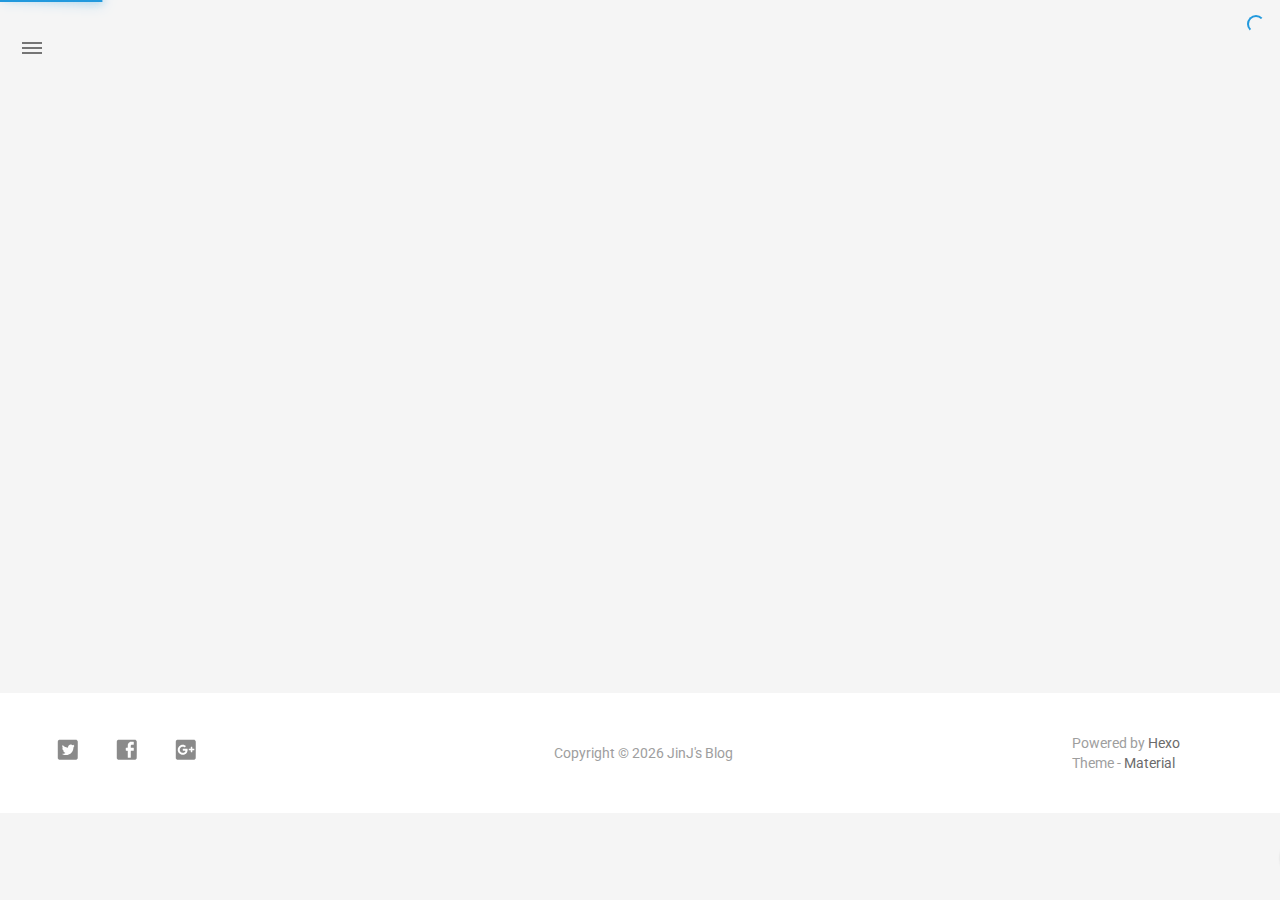
<file: archives/2018/04/index.html>
<!DOCTYPE html>
<html style="display: none;" lang="zh">
    <head>
    <meta charset="utf-8">
    <!--
        © Material Theme
        https://github.com/viosey/hexo-theme-material
        Version: 1.5.2 -->
    <script>
        window.materialVersion = "1.5.2"
        // Delete localstorage with these tags
        window.oldVersion = [
            'codestartv1',
            '1.3.4',
            '1.4.0',
            '1.4.0b1',
            '1.5.0'
        ]
    </script>

    <!-- dns prefetch -->
    <meta http-equiv="x-dns-prefetch-control" content="on">














    <!-- Meta & Info -->
    <meta http-equiv="X-UA-Compatible" content="IE=Edge,chrome=1">
    <meta name="renderer" content="webkit">
    <meta name="viewport" content="width=device-width, initial-scale=1, user-scalable=no">

    <!-- Title -->
    
    <title>
        
            归档: 2018/4 | 
        
        JinJ&#39;s Blog
    </title>

    <!-- Favicons -->
    <link rel="icon shortcut" type="image/ico" href="/img/Cat1.png">
    <link rel="icon" href="/img/Cat1.png">

    <meta name="format-detection" content="telephone=no"/>
    <meta name="description" itemprop="description" content="美好的生活，我来啦！">
    <meta name="keywords" content="JinJ&#39;s Blog">
    <meta name="theme-color" content="#0097A7">

    <!-- Disable Fucking Bloody Baidu Tranformation -->
    <meta http-equiv="Cache-Control" content="no-transform" />
    <meta http-equiv="Cache-Control" content="no-siteapp" />

    <!--[if lte IE 9]>
        <link rel="stylesheet" href="/css/ie-blocker.css">

        
            <script src="/js/ie-blocker.zhCN.js"></script>
        
    <![endif]-->

    <!-- Import lsloader -->
    <script>(function(){window.lsloader={jsRunSequence:[],jsnamemap:{},cssnamemap:{}};lsloader.removeLS=function(a){try{localStorage.removeItem(a)}catch(b){}};lsloader.setLS=function(a,c){try{localStorage.setItem(a,c)}catch(b){}};lsloader.getLS=function(a){var c="";try{c=localStorage.getItem(a)}catch(b){c=""}return c};versionString="/*"+(window.materialVersion||"unknownVersion")+"*/";lsloader.clean=function(){try{var b=[];for(var a=0;a<localStorage.length;a++){b.push(localStorage.key(a))}b.forEach(function(e){var f=lsloader.getLS(e);if(window.oldVersion){var d=window.oldVersion.reduce(function(g,h){return g||f.indexOf("/*"+h+"*/")!==-1},false);if(d){lsloader.removeLS(e)}}})}catch(c){}};lsloader.clean();lsloader.load=function(f,a,b,d){if(typeof b==="boolean"){d=b;b=undefined}d=d||false;b=b||function(){};var e;e=this.getLS(f);if(e&&e.indexOf(versionString)===-1){this.removeLS(f);this.requestResource(f,a,b,d);return}if(e){var c=e.split(versionString)[0];if(c!=a){console.log("reload:"+a);this.removeLS(f);this.requestResource(f,a,b,d);return}e=e.split(versionString)[1];if(d){this.jsRunSequence.push({name:f,code:e});this.runjs(a,f,e)}else{document.getElementById(f).appendChild(document.createTextNode(e));b()}}else{this.requestResource(f,a,b,d)}};lsloader.requestResource=function(b,e,a,c){var d=this;if(c){this.iojs(e,b,function(h,f,g){d.setLS(f,h+versionString+g);d.runjs(h,f,g)})}else{this.iocss(e,b,function(f){document.getElementById(b).appendChild(document.createTextNode(f));d.setLS(b,e+versionString+f)},a)}};lsloader.iojs=function(d,b,g){var a=this;a.jsRunSequence.push({name:b,code:""});try{var f=new XMLHttpRequest();f.open("get",d,true);f.onreadystatechange=function(){if(f.readyState==4){if((f.status>=200&&f.status<300)||f.status==304){if(f.response!=""){g(d,b,f.response);return}}a.jsfallback(d,b)}};f.send(null)}catch(c){a.jsfallback(d,b)}};lsloader.iocss=function(f,c,h,a){var b=this;try{var g=new XMLHttpRequest();g.open("get",f,true);g.onreadystatechange=function(){if(g.readyState==4){if((g.status>=200&&g.status<300)||g.status==304){if(g.response!=""){h(g.response);a();return}}b.cssfallback(f,c,a)}};g.send(null)}catch(d){b.cssfallback(f,c,a)}};lsloader.iofonts=function(f,c,h,a){var b=this;try{var g=new XMLHttpRequest();g.open("get",f,true);g.onreadystatechange=function(){if(g.readyState==4){if((g.status>=200&&g.status<300)||g.status==304){if(g.response!=""){h(g.response);a();return}}b.cssfallback(f,c,a)}};g.send(null)}catch(d){b.cssfallback(f,c,a)}};lsloader.runjs=function(f,c,e){if(!!c&&!!e){for(var b in this.jsRunSequence){if(this.jsRunSequence[b].name==c){this.jsRunSequence[b].code=e}}}if(!!this.jsRunSequence[0]&&!!this.jsRunSequence[0].code&&this.jsRunSequence[0].status!="failed"){var a=document.createElement("script");a.appendChild(document.createTextNode(this.jsRunSequence[0].code));a.type="text/javascript";document.getElementsByTagName("head")[0].appendChild(a);this.jsRunSequence.shift();if(this.jsRunSequence.length>0){this.runjs()}}else{if(!!this.jsRunSequence[0]&&this.jsRunSequence[0].status=="failed"){var d=this;var a=document.createElement("script");a.src=this.jsRunSequence[0].path;a.type="text/javascript";this.jsRunSequence[0].status="loading";a.onload=function(){d.jsRunSequence.shift();if(d.jsRunSequence.length>0){d.runjs()}};document.body.appendChild(a)}}};lsloader.tagLoad=function(b,a){this.jsRunSequence.push({name:a,code:"",path:b,status:"failed"});this.runjs()};lsloader.jsfallback=function(c,b){if(!!this.jsnamemap[b]){return}else{this.jsnamemap[b]=b}for(var a in this.jsRunSequence){if(this.jsRunSequence[a].name==b){this.jsRunSequence[a].code="";this.jsRunSequence[a].status="failed";this.jsRunSequence[a].path=c}}this.runjs()};lsloader.cssfallback=function(e,c,b){if(!!this.cssnamemap[c]){return}else{this.cssnamemap[c]=1}var d=document.createElement("link");d.type="text/css";d.href=e;d.rel="stylesheet";d.onload=d.onerror=b;var a=document.getElementsByTagName("script")[0];a.parentNode.insertBefore(d,a)};lsloader.runInlineScript=function(c,b){var a=document.getElementById(b).innerText;this.jsRunSequence.push({name:c,code:a});this.runjs()}})();</script>

    <!-- Import queue -->
    <script>function Queue(){this.dataStore=[];this.offer=b;this.poll=d;this.execNext=a;this.debug=false;this.startDebug=c;function b(e){if(this.debug){console.log("Offered a Queued Function.")}if(typeof e==="function"){this.dataStore.push(e)}else{console.log("You must offer a function.")}}function d(){if(this.debug){console.log("Polled a Queued Function.")}return this.dataStore.shift()}function a(){var e=this.poll();if(e!==undefined){if(this.debug){console.log("Run a Queued Function.")}e()}}function c(){this.debug=true}}var queue=new Queue();</script>

    <!-- Import CSS -->
    
        <style id="material_css"></style><script>if(typeof window.lsLoadCSSMaxNums === "undefined")window.lsLoadCSSMaxNums = 0;window.lsLoadCSSMaxNums++;lsloader.load("material_css","/css/material.min.css?Z7a72R1E4SxzBKR/WGctOA==",function(){if(typeof window.lsLoadCSSNums === "undefined")window.lsLoadCSSNums = 0;window.lsLoadCSSNums++;if(window.lsLoadCSSNums == window.lsLoadCSSMaxNums)document.documentElement.style.display="";}, false)</script>
        <style id="style_css"></style><script>if(typeof window.lsLoadCSSMaxNums === "undefined")window.lsLoadCSSMaxNums = 0;window.lsLoadCSSMaxNums++;lsloader.load("style_css","/css/style.min.css?MKetZV3cUTfDxvMffaOezg==",function(){if(typeof window.lsLoadCSSNums === "undefined")window.lsLoadCSSNums = 0;window.lsLoadCSSNums++;if(window.lsLoadCSSNums == window.lsLoadCSSMaxNums)document.documentElement.style.display="";}, false)</script>

        

    

    

    <!-- Config CSS -->

<!-- Other Styles -->
<style>
  body, html {
    font-family: Roboto, "Helvetica Neue", Helvetica, "PingFang SC", "Hiragino Sans GB", "Microsoft YaHei", "微软雅黑", Arial, sans-serif;
    overflow-x: hidden !important;
  }
  
  code {
    font-family: Consolas, Monaco, 'Andale Mono', 'Ubuntu Mono', monospace;
  }

  a {
    color: #00838F;
  }

  .mdl-card__media,
  #search-label,
  #search-form-label:after,
  #scheme-Paradox .hot_tags-count,
  #scheme-Paradox .sidebar_archives-count,
  #scheme-Paradox .sidebar-colored .sidebar-header,
  #scheme-Paradox .sidebar-colored .sidebar-badge{
    background-color: #0097A7 !important;
  }

  /* Sidebar User Drop Down Menu Text Color */
  #scheme-Paradox .sidebar-colored .sidebar-nav>.dropdown>.dropdown-menu>li>a:hover,
  #scheme-Paradox .sidebar-colored .sidebar-nav>.dropdown>.dropdown-menu>li>a:focus {
    color: #0097A7 !important;
  }

  #post_entry-right-info,
  .sidebar-colored .sidebar-nav li:hover > a,
  .sidebar-colored .sidebar-nav li:hover > a i,
  .sidebar-colored .sidebar-nav li > a:hover,
  .sidebar-colored .sidebar-nav li > a:hover i,
  .sidebar-colored .sidebar-nav li > a:focus i,
  .sidebar-colored .sidebar-nav > .open > a,
  .sidebar-colored .sidebar-nav > .open > a:hover,
  .sidebar-colored .sidebar-nav > .open > a:focus,
  #ds-reset #ds-ctx .ds-ctx-entry .ds-ctx-head a {
    color: #0097A7 !important;
  }

  .toTop {
    background: #757575 !important;
  }

  .material-layout .material-post>.material-nav,
  .material-layout .material-index>.material-nav,
  .material-nav a {
    color: #757575;
  }

  #scheme-Paradox .MD-burger-layer {
    background-color: #757575;
  }

  #scheme-Paradox #post-toc-trigger-btn {
    color: #757575;
  }

  .post-toc a:hover {
    color: #00838F;
    text-decoration: underline;
  }

</style>


<!-- Theme Background Related-->

    <style>
      body{
        background-color: #F5F5F5;
      }

      /* blog_info bottom background */
      #scheme-Paradox .material-layout .something-else .mdl-card__supporting-text{
        background-color: #fff;
      }
    </style>




<!-- Fade Effect -->

    <style>
      .fade {
        transition: all 800ms linear;
        -webkit-transform: translate3d(0,0,0);
        -moz-transform: translate3d(0,0,0);
        -ms-transform: translate3d(0,0,0);
        -o-transform: translate3d(0,0,0);
        transform: translate3d(0,0,0);
        opacity: 1;
      }

      .fade.out{
        opacity: 0;
      }
    </style>


<!-- Import Font -->
<!-- Import Roboto -->

    <link href="https://fonts.googleapis.com/css?family=Roboto:300,400,500" rel="stylesheet">


<!-- Import Material Icons -->


    <style id="material_icons"></style><script>if(typeof window.lsLoadCSSMaxNums === "undefined")window.lsLoadCSSMaxNums = 0;window.lsLoadCSSMaxNums++;lsloader.load("material_icons","/css/material-icons.css?pqhB/Rd/ab0H2+kZp0RDmw==",function(){if(typeof window.lsLoadCSSNums === "undefined")window.lsLoadCSSNums = 0;window.lsLoadCSSNums++;if(window.lsLoadCSSNums == window.lsLoadCSSMaxNums)document.documentElement.style.display="";}, false)</script>




    <!-- Import jQuery -->
    
        <script>lsloader.load("jq_js","/js/jquery.min.js?qcusAULNeBksqffqUM2+Ig==", true)</script>
    

    <!-- WebAPP Icons -->
    <meta name="mobile-web-app-capable" content="yes">
    <meta name="application-name" content="JinJ&#39;s Blog">
    <meta name="msapplication-starturl" content="http://www.jinjbolg.com/archives/2018/04/">
    <meta name="msapplication-navbutton-color" content="#0097A7">
    <meta name="apple-mobile-web-app-capable" content="yes">
    <meta name="apple-mobile-web-app-title" content="JinJ&#39;s Blog">
    <meta name="apple-mobile-web-app-status-bar-style" content="black">
    <link rel="apple-touch-icon" href="/img/Cat1.png">

    <!-- Site Verification -->
    
    <meta name="baidu-site-verification" content="ME9kRIAAoX" />

    <!-- RSS -->
    

    <!-- The Open Graph protocol -->
    <meta property="og:url" content="http://www.jinjbolg.com/archives/2018/04/">
    <meta property="og:type" content="blog">
    <meta property="og:title" content="归档: 2018/4 | JinJ&#39;s Blog">
    <meta property="og:image" content="/img/Cat1.png">
    <meta property="og:description" content="美好的生活，我来啦！">
    

    

    <!-- The Twitter Card protocol -->
    <meta name="twitter:card" content="summary_large_image">

    <!-- Add canonical link for SEO -->
    
        <link rel="canonical" href="http://www.jinjbolg.com/archives/2018/04/index.html" />
    

    <!-- Structured-data for SEO -->
    
        



    

    <!-- Analytics -->
    
    
    

    <!-- Custom Head -->
    

</head>


    
        <body id="scheme-Paradox" class="lazy">
            <div class="material-layout  mdl-js-layout has-drawer is-upgraded">
                

                <!-- Main Container -->
                <main class="material-layout__content" id="main">

                    <!-- Top Anchor -->
                    <div id="top"></div>

                    
                        <!-- Hamburger Button -->
                        <button class="MD-burger-icon sidebar-toggle">
                            <span class="MD-burger-layer"></span>
                        </button>
                    

                    <!-- Index Module -->
<div class="material-index mdl-grid">
    
    <div class="locate-thumbnail-symbol"></div>

    <!-- Pin on top -->
    

    <!-- Normal Post -->
    
        
            
                <!-- Paradox Thumbnail -->
                <div class="post_entry-module mdl-card mdl-shadow--2dp mdl-cell mdl-cell--12-col fade out">
    <!-- Post Thumbnail -->
    
        
            <!-- Random Thumbnail -->
            <div class="post_thumbnail-random mdl-card__media mdl-color-text--grey-50">
        
    

        <!-- Post Title -->
        <p class="article-headline-p"><a href="/2018/04/09/text/">text</a></p>
    </div>

    <!-- Post Excerpt -->
    <div class="mdl-color-text--grey-600 mdl-card__supporting-text post_entry-content">
        
            lalalalal

        
        &nbsp;&nbsp;&nbsp;
        <span>
            <a href="/2018/04/09/text/" target="_self">阅读全文</a>
        </span>
    </div>
    <!-- Post_entry Info-->
    <div id="post_entry-info">
        <div id="post_entry-left-info" class="mdl-card__supporting-text meta mdl-color-text--grey-600 ">
            <!-- Author Avatar -->
            <div id="author-avatar">
                <img src="/img/avatar.png" width="44px" height="44px" alt="JinJie's avatar">
            </div>
            <div>
                <strong>JinJie</strong>
                <span>4月 09, 2018</span>
            </div>
        </div>
        <div id="post_entry-right-info">
          

            

            

            <!-- Post Views -->
            <span class="post_entry-views">
            </span>
        </div>
    </div>
</div>

            
            
        
    

    

    
        <script type="text/ls-javascript" id="thumbnail-script">
    var randomNum;

    var locatePost = $('.locate-thumbnail-symbol').next();
    for(var i = 0; i < 10; i++) {
        randomNum = Math.floor(Math.random() * 19 + 1);

        locatePost.children('.post_thumbnail-random').attr('id', 'random_thumbnail-'+randomNum);
        locatePost.children('.post_thumbnail-random').attr('data-original', '/img/random/material-' + randomNum + '.png');
    $('.post_thumbnail-random').addClass('lazy');

        locatePost = locatePost.next();
    }
</script>

    
</div>


                    
                        <!-- Overlay For Active Sidebar -->
<div class="sidebar-overlay"></div>

<!-- Material sidebar -->
<aside id="sidebar" class="sidebar sidebar-colored sidebar-fixed-left" role="navigation">
    <div id="sidebar-main">
        <!-- Sidebar Header -->
        <div class="sidebar-header header-cover" style="background-image: url(/img/sidebar_header.png);">
    <!-- Top bar -->
    <div class="top-bar"></div>

    <!-- Sidebar toggle button -->
    <button type="button" class="sidebar-toggle mdl-button mdl-js-button mdl-js-ripple-effect mdl-button--icon" style="display: initial;" data-upgraded=",MaterialButton,MaterialRipple">
        <i class="material-icons">clear_all</i>
        <span class="mdl-button__ripple-container">
            <span class="mdl-ripple">
            </span>
        </span>
    </button>

    <!-- Sidebar Avatar -->
    <div class="sidebar-image">
        <img src="/img/avatar.png" alt="JinJie's avatar">
    </div>

    <!-- Sidebar Email -->
    <a data-toggle="dropdown" class="sidebar-brand" href="#settings-dropdown">
        youremail@email.com
        <b class="caret"></b>
    </a>
</div>


        <!-- Sidebar Navigation  -->
        <ul class="nav sidebar-nav">
    <!-- User dropdown  -->
    <li class="dropdown">
        <ul id="settings-dropdown" class="dropdown-menu">
            
                <li>
                    <a href="#" target="_blank" title="Email Me">
                        
                            <i class="material-icons sidebar-material-icons sidebar-indent-left1pc-element">email</i>
                        
                        Email Me
                    </a>
                </li>
            
        </ul>
    </li>

    <!-- Homepage -->
    
        <li id="sidebar-first-li">
            <a href="/">
                
                    <i class="material-icons sidebar-material-icons">home</i>
                
                主页
            </a>
        </li>
        
    

    <!-- Archives  -->
    
        <li class="dropdown">
            <a href="#" class="ripple-effect dropdown-toggle" data-toggle="dropdown">
                
                    <i class="material-icons sidebar-material-icons">inbox</i>
                
                    归档
                <b class="caret"></b>
            </a>
            <ul class="dropdown-menu">
            <li>
                <a class="sidebar_archives-link" href="/archives/2018/04/">四月 2018<span class="sidebar_archives-count">1</span></a></li><li><a class="sidebar_archives-link" href="/archives/2018/03/">三月 2018<span class="sidebar_archives-count">1</span></a>
            </ul>
        </li>
        
    

    <!-- Categories  -->
    

    <!-- Pages  -->
    

    <!-- Article Number  -->
    
</ul>


        <!-- Sidebar Footer -->
        <!--
I'm glad you use this theme, the development is no so easy, I hope you can keep the copyright, I will thank you so much.
If you still want to delete the copyrights, could you still retain the first one? Which namely "Theme Material"
It will not impact the appearance and can give developers a lot of support :)

很高兴您使用并喜欢该主题，开发不易 十分谢谢与希望您可以保留一下版权声明。
如果您仍然想删除的话 能否只保留第一项呢？即 "Theme Material"
它不会影响美观并可以给开发者很大的支持和动力。 :)
-->

<!-- Sidebar Divider -->

    <div class="sidebar-divider"></div>


<!-- Theme Material -->

    <a href="https://github.com/viosey/hexo-theme-material"  class="sidebar-footer-text-a" target="_blank">
        <div class="sidebar-text mdl-button mdl-js-button mdl-js-ripple-effect sidebar-footer-text-div" data-upgraded=",MaterialButton,MaterialRipple">
            主题 - Material
            <span class="sidebar-badge badge-circle">i</span>
        </div>
    </a>


<!-- Help & Support -->
<!--

-->

<!-- Feedback -->
<!--

-->

<!-- About Theme -->
<!--

-->

    </div>

    <!-- Sidebar Image -->
    

</aside>

                    

                    
                        <!-- Footer Top Button -->
                        <div id="back-to-top" class="toTop-wrap">
    <a href="#top" class="toTop">
        <i class="material-icons footer_top-i">expand_less</i>
    </a>
</div>

                    

                    <!--Footer-->
<footer class="mdl-mini-footer" id="bottom">
    
        <!-- Paradox Footer Left Section -->
        <div class="mdl-mini-footer--left-section sns-list">
    <!-- Twitter -->
    
        <a href="https://twitter.com/twitter" target="_blank">
            <button class="mdl-mini-footer--social-btn social-btn footer-sns-twitter">
                <span class="visuallyhidden">Twitter</span>
            </button><!--
     --></a>
    

    <!-- Facebook -->
    
        <a href="https://www.facebook.com/facebook" target="_blank">
            <button class="mdl-mini-footer--social-btn social-btn footer-sns-facebook">
                <span class="visuallyhidden">Facebook</span>
            </button><!--
     --></a>
    

    <!-- Google + -->
    
        <a href="https://www.google.com/" target="_blank">
            <button class="mdl-mini-footer--social-btn social-btn footer-sns-gplus">
                <span class="visuallyhidden">Google Plus</span>
            </button><!--
     --></a>
    

    <!-- Weibo -->
    

    <!-- Instagram -->
    

    <!-- Tumblr -->
    

    <!-- Github -->
    

    <!-- LinkedIn -->
    

    <!-- Zhihu -->
    

    <!-- Bilibili -->
    

    <!-- Telegram -->
    
    
    <!-- V2EX -->
    
</div>


        <!--Copyright-->
        <div id="copyright">
            Copyright&nbsp;©<script type="text/javascript">var fd = new Date();document.write("&nbsp;" + fd.getFullYear() + "&nbsp;");</script>JinJ's Blog
            
        </div>

        <!-- Paradox Footer Right Section -->

        <!--
        I am glad you use this theme, the development is no so easy, I hope you can keep the copyright.
        It will not impact the appearance and can give developers a lot of support :)

        很高兴您使用该主题，开发不易，希望您可以保留一下版权声明。
        它不会影响美观并可以给开发者很大的支持。 :)
        -->

        <div class="mdl-mini-footer--right-section">
            <div>
                <div class="footer-develop-div">Powered by <a href="https://hexo.io" target="_blank" class="footer-develop-a">Hexo</a></div>
                <div class="footer-develop-div">Theme - <a href="https://github.com/viosey/hexo-theme-material" target="_blank" class="footer-develop-a">Material</a></div>
            </div>
        </div>
    
</footer>


                    <!-- Import JS File -->

    <script>lsloader.load("lazyload_js","/js/lazyload.min.js?1BcfzuNXqV+ntF6gq+5X3Q==", true)</script>



    <script>lsloader.load("js_js","/js/js.min.js?V/53wGualMuiPM3xoetD5Q==", true)</script>



    <script>lsloader.load("np_js","/js/nprogress.js?pl3Qhb9lvqR1FlyLUna1Yw==", true)</script>


<script type="text/ls-javascript" id="NProgress-script">
    NProgress.configure({
        showSpinner: true
    });
    NProgress.start();
    $('#nprogress .bar').css({
        'background': '#29d'
    });
    $('#nprogress .peg').css({
        'box-shadow': '0 0 10px #29d, 0 0 15px #29d'
    });
    $('#nprogress .spinner-icon').css({
        'border-top-color': '#29d',
        'border-left-color': '#29d'
    });
    setTimeout(function() {
        NProgress.done();
        $('.fade').removeClass('out');
    }, 800);
</script>













<!-- UC Browser Compatible -->
<script>
	var agent = navigator.userAgent.toLowerCase();
	if(agent.indexOf('ucbrowser')>0) {
		document.write('<link rel="stylesheet" href="/css/uc.css">');
	   alert('由于 UC 浏览器使用极旧的内核，而本网站使用了一些新的特性。\n为了您能更好的浏览，推荐使用 Chrome 或 Firefox 浏览器。');
	}
</script>

<!-- Import prettify js  -->



<!-- Window Load -->
<!-- add class for prettify -->
<script type="text/ls-javascript" id="window-load">
    $(window).on('load', function() {
        // Post_Toc parent position fixed
        $('.post-toc-wrap').parent('.mdl-menu__container').css('position', 'fixed');
    });

    
    
</script>

<!-- MathJax Load-->


<!-- Bing Background -->


<script type="text/ls-javascript" id="lazy-load">
    // Offer LazyLoad
    queue.offer(function(){
        $('.lazy').lazyload({
            effect : 'show'
        });
    });

    // Start Queue
    $(document).ready(function(){
        setInterval(function(){
            queue.execNext();
        },200);
    });
</script>

<!-- Custom Footer -->



<script>
    (function(){
        var scriptList = document.querySelectorAll('script[type="text/ls-javascript"]')

        for (var i = 0; i < scriptList.length; ++i) {
            var item = scriptList[i];
            lsloader.runInlineScript(item.id,item.id);
        }
    })()
console.log('\n %c © Material Theme | Version: 1.5.2 | https://github.com/viosey/hexo-theme-material %c \n', 'color:#455a64;background:#e0e0e0;padding:5px 0;border-top-left-radius:5px;border-bottom-left-radius:5px;', 'color:#455a64;background:#e0e0e0;padding:5px 0;border-top-right-radius:5px;border-bottom-right-radius:5px;');
</script>

                </main>
            </div>
        </body>
    
</html>
</file>
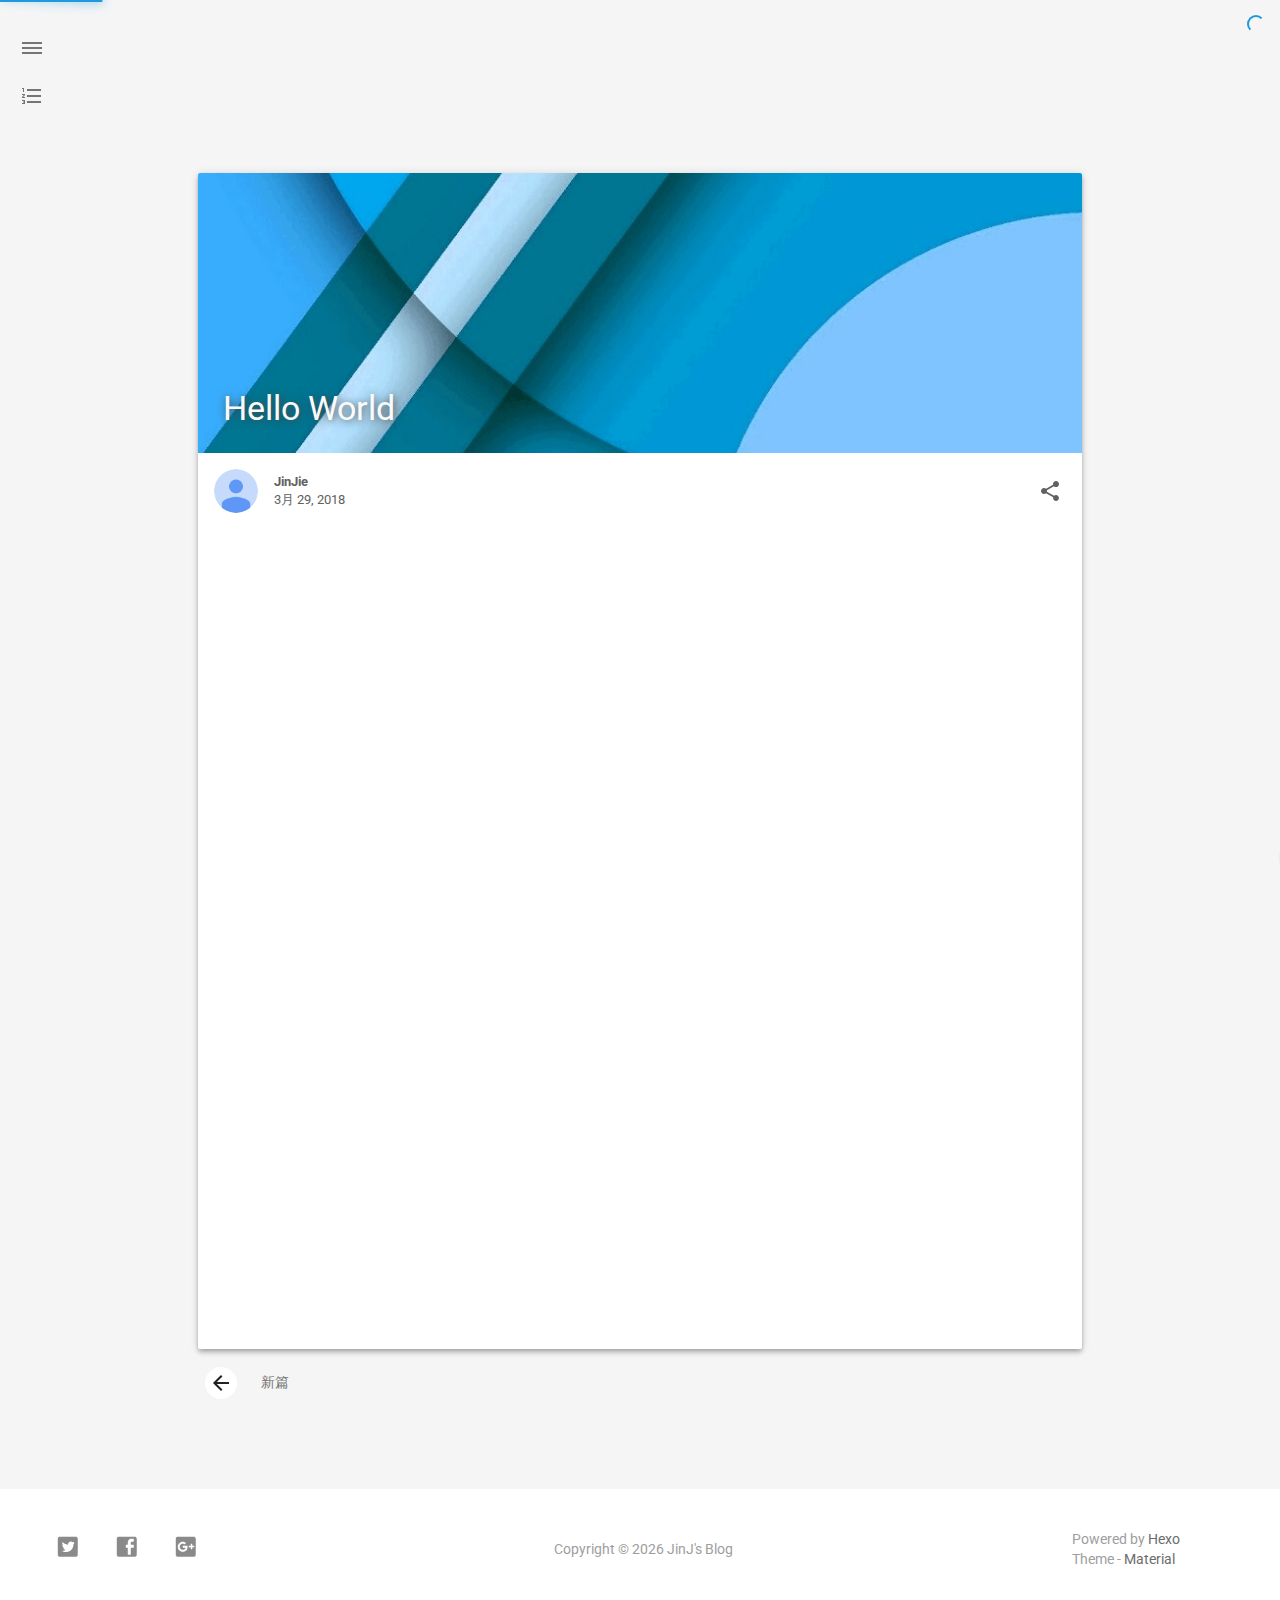
<file: 2018/03/29/hello-world/index.html>
<!DOCTYPE html>
<html style="display: none;" lang="zh">
    <head>
    <meta charset="utf-8">
    <!--
        © Material Theme
        https://github.com/viosey/hexo-theme-material
        Version: 1.5.2 -->
    <script>
        window.materialVersion = "1.5.2"
        // Delete localstorage with these tags
        window.oldVersion = [
            'codestartv1',
            '1.3.4',
            '1.4.0',
            '1.4.0b1',
            '1.5.0'
        ]
    </script>

    <!-- dns prefetch -->
    <meta http-equiv="x-dns-prefetch-control" content="on">














    <!-- Meta & Info -->
    <meta http-equiv="X-UA-Compatible" content="IE=Edge,chrome=1">
    <meta name="renderer" content="webkit">
    <meta name="viewport" content="width=device-width, initial-scale=1, user-scalable=no">

    <!-- Title -->
    
    <title>
        
            Hello World | 
        
        JinJ&#39;s Blog
    </title>

    <!-- Favicons -->
    <link rel="icon shortcut" type="image/ico" href="/img/Cat1.png">
    <link rel="icon" href="/img/Cat1.png">

    <meta name="format-detection" content="telephone=no"/>
    <meta name="description" itemprop="description" content="美好的生活，我来啦！">
    <meta name="keywords" content="JinJ&#39;s Blog">
    <meta name="theme-color" content="#0097A7">

    <!-- Disable Fucking Bloody Baidu Tranformation -->
    <meta http-equiv="Cache-Control" content="no-transform" />
    <meta http-equiv="Cache-Control" content="no-siteapp" />

    <!--[if lte IE 9]>
        <link rel="stylesheet" href="/css/ie-blocker.css">

        
            <script src="/js/ie-blocker.zhCN.js"></script>
        
    <![endif]-->

    <!-- Import lsloader -->
    <script>(function(){window.lsloader={jsRunSequence:[],jsnamemap:{},cssnamemap:{}};lsloader.removeLS=function(a){try{localStorage.removeItem(a)}catch(b){}};lsloader.setLS=function(a,c){try{localStorage.setItem(a,c)}catch(b){}};lsloader.getLS=function(a){var c="";try{c=localStorage.getItem(a)}catch(b){c=""}return c};versionString="/*"+(window.materialVersion||"unknownVersion")+"*/";lsloader.clean=function(){try{var b=[];for(var a=0;a<localStorage.length;a++){b.push(localStorage.key(a))}b.forEach(function(e){var f=lsloader.getLS(e);if(window.oldVersion){var d=window.oldVersion.reduce(function(g,h){return g||f.indexOf("/*"+h+"*/")!==-1},false);if(d){lsloader.removeLS(e)}}})}catch(c){}};lsloader.clean();lsloader.load=function(f,a,b,d){if(typeof b==="boolean"){d=b;b=undefined}d=d||false;b=b||function(){};var e;e=this.getLS(f);if(e&&e.indexOf(versionString)===-1){this.removeLS(f);this.requestResource(f,a,b,d);return}if(e){var c=e.split(versionString)[0];if(c!=a){console.log("reload:"+a);this.removeLS(f);this.requestResource(f,a,b,d);return}e=e.split(versionString)[1];if(d){this.jsRunSequence.push({name:f,code:e});this.runjs(a,f,e)}else{document.getElementById(f).appendChild(document.createTextNode(e));b()}}else{this.requestResource(f,a,b,d)}};lsloader.requestResource=function(b,e,a,c){var d=this;if(c){this.iojs(e,b,function(h,f,g){d.setLS(f,h+versionString+g);d.runjs(h,f,g)})}else{this.iocss(e,b,function(f){document.getElementById(b).appendChild(document.createTextNode(f));d.setLS(b,e+versionString+f)},a)}};lsloader.iojs=function(d,b,g){var a=this;a.jsRunSequence.push({name:b,code:""});try{var f=new XMLHttpRequest();f.open("get",d,true);f.onreadystatechange=function(){if(f.readyState==4){if((f.status>=200&&f.status<300)||f.status==304){if(f.response!=""){g(d,b,f.response);return}}a.jsfallback(d,b)}};f.send(null)}catch(c){a.jsfallback(d,b)}};lsloader.iocss=function(f,c,h,a){var b=this;try{var g=new XMLHttpRequest();g.open("get",f,true);g.onreadystatechange=function(){if(g.readyState==4){if((g.status>=200&&g.status<300)||g.status==304){if(g.response!=""){h(g.response);a();return}}b.cssfallback(f,c,a)}};g.send(null)}catch(d){b.cssfallback(f,c,a)}};lsloader.iofonts=function(f,c,h,a){var b=this;try{var g=new XMLHttpRequest();g.open("get",f,true);g.onreadystatechange=function(){if(g.readyState==4){if((g.status>=200&&g.status<300)||g.status==304){if(g.response!=""){h(g.response);a();return}}b.cssfallback(f,c,a)}};g.send(null)}catch(d){b.cssfallback(f,c,a)}};lsloader.runjs=function(f,c,e){if(!!c&&!!e){for(var b in this.jsRunSequence){if(this.jsRunSequence[b].name==c){this.jsRunSequence[b].code=e}}}if(!!this.jsRunSequence[0]&&!!this.jsRunSequence[0].code&&this.jsRunSequence[0].status!="failed"){var a=document.createElement("script");a.appendChild(document.createTextNode(this.jsRunSequence[0].code));a.type="text/javascript";document.getElementsByTagName("head")[0].appendChild(a);this.jsRunSequence.shift();if(this.jsRunSequence.length>0){this.runjs()}}else{if(!!this.jsRunSequence[0]&&this.jsRunSequence[0].status=="failed"){var d=this;var a=document.createElement("script");a.src=this.jsRunSequence[0].path;a.type="text/javascript";this.jsRunSequence[0].status="loading";a.onload=function(){d.jsRunSequence.shift();if(d.jsRunSequence.length>0){d.runjs()}};document.body.appendChild(a)}}};lsloader.tagLoad=function(b,a){this.jsRunSequence.push({name:a,code:"",path:b,status:"failed"});this.runjs()};lsloader.jsfallback=function(c,b){if(!!this.jsnamemap[b]){return}else{this.jsnamemap[b]=b}for(var a in this.jsRunSequence){if(this.jsRunSequence[a].name==b){this.jsRunSequence[a].code="";this.jsRunSequence[a].status="failed";this.jsRunSequence[a].path=c}}this.runjs()};lsloader.cssfallback=function(e,c,b){if(!!this.cssnamemap[c]){return}else{this.cssnamemap[c]=1}var d=document.createElement("link");d.type="text/css";d.href=e;d.rel="stylesheet";d.onload=d.onerror=b;var a=document.getElementsByTagName("script")[0];a.parentNode.insertBefore(d,a)};lsloader.runInlineScript=function(c,b){var a=document.getElementById(b).innerText;this.jsRunSequence.push({name:c,code:a});this.runjs()}})();</script>

    <!-- Import queue -->
    <script>function Queue(){this.dataStore=[];this.offer=b;this.poll=d;this.execNext=a;this.debug=false;this.startDebug=c;function b(e){if(this.debug){console.log("Offered a Queued Function.")}if(typeof e==="function"){this.dataStore.push(e)}else{console.log("You must offer a function.")}}function d(){if(this.debug){console.log("Polled a Queued Function.")}return this.dataStore.shift()}function a(){var e=this.poll();if(e!==undefined){if(this.debug){console.log("Run a Queued Function.")}e()}}function c(){this.debug=true}}var queue=new Queue();</script>

    <!-- Import CSS -->
    
        <style id="material_css"></style><script>if(typeof window.lsLoadCSSMaxNums === "undefined")window.lsLoadCSSMaxNums = 0;window.lsLoadCSSMaxNums++;lsloader.load("material_css","/css/material.min.css?Z7a72R1E4SxzBKR/WGctOA==",function(){if(typeof window.lsLoadCSSNums === "undefined")window.lsLoadCSSNums = 0;window.lsLoadCSSNums++;if(window.lsLoadCSSNums == window.lsLoadCSSMaxNums)document.documentElement.style.display="";}, false)</script>
        <style id="style_css"></style><script>if(typeof window.lsLoadCSSMaxNums === "undefined")window.lsLoadCSSMaxNums = 0;window.lsLoadCSSMaxNums++;lsloader.load("style_css","/css/style.min.css?MKetZV3cUTfDxvMffaOezg==",function(){if(typeof window.lsLoadCSSNums === "undefined")window.lsLoadCSSNums = 0;window.lsLoadCSSNums++;if(window.lsLoadCSSNums == window.lsLoadCSSMaxNums)document.documentElement.style.display="";}, false)</script>

        

    

    

    <!-- Config CSS -->

<!-- Other Styles -->
<style>
  body, html {
    font-family: Roboto, "Helvetica Neue", Helvetica, "PingFang SC", "Hiragino Sans GB", "Microsoft YaHei", "微软雅黑", Arial, sans-serif;
    overflow-x: hidden !important;
  }
  
  code {
    font-family: Consolas, Monaco, 'Andale Mono', 'Ubuntu Mono', monospace;
  }

  a {
    color: #00838F;
  }

  .mdl-card__media,
  #search-label,
  #search-form-label:after,
  #scheme-Paradox .hot_tags-count,
  #scheme-Paradox .sidebar_archives-count,
  #scheme-Paradox .sidebar-colored .sidebar-header,
  #scheme-Paradox .sidebar-colored .sidebar-badge{
    background-color: #0097A7 !important;
  }

  /* Sidebar User Drop Down Menu Text Color */
  #scheme-Paradox .sidebar-colored .sidebar-nav>.dropdown>.dropdown-menu>li>a:hover,
  #scheme-Paradox .sidebar-colored .sidebar-nav>.dropdown>.dropdown-menu>li>a:focus {
    color: #0097A7 !important;
  }

  #post_entry-right-info,
  .sidebar-colored .sidebar-nav li:hover > a,
  .sidebar-colored .sidebar-nav li:hover > a i,
  .sidebar-colored .sidebar-nav li > a:hover,
  .sidebar-colored .sidebar-nav li > a:hover i,
  .sidebar-colored .sidebar-nav li > a:focus i,
  .sidebar-colored .sidebar-nav > .open > a,
  .sidebar-colored .sidebar-nav > .open > a:hover,
  .sidebar-colored .sidebar-nav > .open > a:focus,
  #ds-reset #ds-ctx .ds-ctx-entry .ds-ctx-head a {
    color: #0097A7 !important;
  }

  .toTop {
    background: #757575 !important;
  }

  .material-layout .material-post>.material-nav,
  .material-layout .material-index>.material-nav,
  .material-nav a {
    color: #757575;
  }

  #scheme-Paradox .MD-burger-layer {
    background-color: #757575;
  }

  #scheme-Paradox #post-toc-trigger-btn {
    color: #757575;
  }

  .post-toc a:hover {
    color: #00838F;
    text-decoration: underline;
  }

</style>


<!-- Theme Background Related-->

    <style>
      body{
        background-color: #F5F5F5;
      }

      /* blog_info bottom background */
      #scheme-Paradox .material-layout .something-else .mdl-card__supporting-text{
        background-color: #fff;
      }
    </style>




<!-- Fade Effect -->

    <style>
      .fade {
        transition: all 800ms linear;
        -webkit-transform: translate3d(0,0,0);
        -moz-transform: translate3d(0,0,0);
        -ms-transform: translate3d(0,0,0);
        -o-transform: translate3d(0,0,0);
        transform: translate3d(0,0,0);
        opacity: 1;
      }

      .fade.out{
        opacity: 0;
      }
    </style>


<!-- Import Font -->
<!-- Import Roboto -->

    <link href="https://fonts.googleapis.com/css?family=Roboto:300,400,500" rel="stylesheet">


<!-- Import Material Icons -->


    <style id="material_icons"></style><script>if(typeof window.lsLoadCSSMaxNums === "undefined")window.lsLoadCSSMaxNums = 0;window.lsLoadCSSMaxNums++;lsloader.load("material_icons","/css/material-icons.css?pqhB/Rd/ab0H2+kZp0RDmw==",function(){if(typeof window.lsLoadCSSNums === "undefined")window.lsLoadCSSNums = 0;window.lsLoadCSSNums++;if(window.lsLoadCSSNums == window.lsLoadCSSMaxNums)document.documentElement.style.display="";}, false)</script>




    <!-- Import jQuery -->
    
        <script>lsloader.load("jq_js","/js/jquery.min.js?qcusAULNeBksqffqUM2+Ig==", true)</script>
    

    <!-- WebAPP Icons -->
    <meta name="mobile-web-app-capable" content="yes">
    <meta name="application-name" content="JinJ&#39;s Blog">
    <meta name="msapplication-starturl" content="http://www.jinjbolg.com/2018/03/29/hello-world/">
    <meta name="msapplication-navbutton-color" content="#0097A7">
    <meta name="apple-mobile-web-app-capable" content="yes">
    <meta name="apple-mobile-web-app-title" content="JinJ&#39;s Blog">
    <meta name="apple-mobile-web-app-status-bar-style" content="black">
    <link rel="apple-touch-icon" href="/img/Cat1.png">

    <!-- Site Verification -->
    
    <meta name="baidu-site-verification" content="ME9kRIAAoX" />

    <!-- RSS -->
    

    <!-- The Open Graph protocol -->
    <meta property="og:url" content="http://www.jinjbolg.com/2018/03/29/hello-world/">
    <meta property="og:type" content="blog">
    <meta property="og:title" content="Hello World | JinJ&#39;s Blog">
    <meta property="og:image" content="/img/Cat1.png">
    <meta property="og:description" content="美好的生活，我来啦！">
    

    
        <meta property="article:published_time" content="Thu Mar 29 2018 09:54:28 GMT+0800">
        <meta property="article:modified_time" content="Thu Mar 29 2018 09:54:28 GMT+0800">
    

    <!-- The Twitter Card protocol -->
    <meta name="twitter:card" content="summary_large_image">

    <!-- Add canonical link for SEO -->
    
        <link rel="canonical" href="http://www.jinjbolg.com/2018/03/29/hello-world/index.html" />
    

    <!-- Structured-data for SEO -->
    
        


<script type="application/ld+json">
{
    "@context": "https://schema.org",
    "@type": "BlogPosting",
    "mainEntityOfPage": "http://www.jinjbolg.com/2018/03/29/hello-world/index.html",
    "headline": "Hello World",
    "datePublished": "Thu Mar 29 2018 09:54:28 GMT+0800",
    "dateModified": "Thu Mar 29 2018 09:54:28 GMT+0800",
    "author": {
        "@type": "Person",
        "name": "JinJie",
        "image": {
            "@type": "ImageObject",
            "url": "/img/avatar.png"
        },
        "description": "Hi, nice to meet you"
    },
    "publisher": {
        "@type": "Organization",
        "name": "JinJ&#39;s Blog",
        "logo": {
            "@type":"ImageObject",
            "url": "/img/Cat1.png"
        }
    },
    "keywords": "JinJ&#39;s Blog",
    "description": "美好的生活，我来啦！",
}
</script>


    

    <!-- Analytics -->
    
    
    

    <!-- Custom Head -->
    

</head>


    
        <body id="scheme-Paradox" class="lazy">
            <div class="material-layout  mdl-js-layout has-drawer is-upgraded">
                

                <!-- Main Container -->
                <main class="material-layout__content" id="main">

                    <!-- Top Anchor -->
                    <div id="top"></div>

                    
                        <!-- Hamburger Button -->
                        <button class="MD-burger-icon sidebar-toggle">
                            <span class="MD-burger-layer"></span>
                        </button>
                    

                    <!-- Post TOC -->

    
    <!-- Back Button -->
    <!--
    <div class="material-back" id="backhome-div" tabindex="0">
        <a class="mdl-button mdl-js-button mdl-js-ripple-effect mdl-button--icon"
           href="#" onclick="window.history.back();return false;"
           target="_self"
           role="button"
           data-upgraded=",MaterialButton,MaterialRipple">
            <i class="material-icons" role="presentation">arrow_back</i>
            <span class="mdl-button__ripple-container">
                <span class="mdl-ripple"></span>
            </span>
        </a>
    </div>
    -->


    <!-- Left aligned menu below button -->
    
    
    <button id="post-toc-trigger-btn"
        class="mdl-button mdl-js-button mdl-button--icon">
        <i class="material-icons">format_list_numbered</i>
    </button>

    <ul class="post-toc-wrap mdl-menu mdl-menu--bottom-left mdl-js-menu mdl-js-ripple-effect" for="post-toc-trigger-btn" style="max-height:80vh; overflow-y:scroll;">
        <ol class="post-toc"><li class="post-toc-item post-toc-level-2"><a class="post-toc-link" href="#Quick-Start"><span class="post-toc-number">1.</span> <span class="post-toc-text">Quick Start</span></a><ol class="post-toc-child"><li class="post-toc-item post-toc-level-3"><a class="post-toc-link" href="#Create-a-new-post"><span class="post-toc-number">1.1.</span> <span class="post-toc-text">Create a new post</span></a></li><li class="post-toc-item post-toc-level-3"><a class="post-toc-link" href="#Run-server"><span class="post-toc-number">1.2.</span> <span class="post-toc-text">Run server</span></a></li><li class="post-toc-item post-toc-level-3"><a class="post-toc-link" href="#Generate-static-files"><span class="post-toc-number">1.3.</span> <span class="post-toc-text">Generate static files</span></a></li><li class="post-toc-item post-toc-level-3"><a class="post-toc-link" href="#Deploy-to-remote-sites"><span class="post-toc-number">1.4.</span> <span class="post-toc-text">Deploy to remote sites</span></a></li></ol></li></ol>
    </ul>
    




<!-- Layouts -->

    <!-- Post Module -->
    <div class="material-post_container">

        <div class="material-post mdl-grid">
            <div class="mdl-card mdl-shadow--4dp mdl-cell mdl-cell--12-col">

                <!-- Post Header(Thumbnail & Title) -->
                
    <!-- Paradox Post Header -->
    
        
            <!-- Random Thumbnail -->
            <div class="post_thumbnail-random mdl-card__media mdl-color-text--grey-50">
            <script type="text/ls-javascript" id="post-thumbnail-script">
    var randomNum = Math.floor(Math.random() * 19 + 1);

    $('.post_thumbnail-random').attr('data-original', '/img/random/material-' + randomNum + '.png');
    $('.post_thumbnail-random').addClass('lazy');
</script>

        
    
            <p class="article-headline-p">
                Hello World
            </p>
        </div>





                
                    <!-- Paradox Post Info -->
                    <div class="mdl-color-text--grey-700 mdl-card__supporting-text meta">

    <!-- Author Avatar -->
    <div id="author-avatar">
        <img src="/img/avatar.png" width="44px" height="44px" alt="Author Avatar"/>
    </div>
    <!-- Author Name & Date -->
    <div>
        <strong>JinJie</strong>
        <span>3月 29, 2018</span>
    </div>

    <div class="section-spacer"></div>

    <!-- Favorite -->
    <!--
        <button id="article-functions-like-button" class="mdl-button mdl-js-button mdl-js-ripple-effect mdl-button--icon btn-like">
            <i class="material-icons" role="presentation">favorite</i>
            <span class="visuallyhidden">favorites</span>
        </button>
    -->

    <!-- Qrcode -->
    

    <!-- Tags (bookmark) -->
    

    <!-- Share -->
    
        <button id="article-fuctions-share-button" class="mdl-button mdl-js-button mdl-js-ripple-effect mdl-button--icon">
    <i class="material-icons" role="presentation">share</i>
    <span class="visuallyhidden">share</span>
</button>
<ul class="mdl-menu mdl-menu--bottom-right mdl-js-menu mdl-js-ripple-effect" for="article-fuctions-share-button">
    

    

    <!-- Share Weibo -->
    
        <a class="post_share-link" href="http://service.weibo.com/share/share.php?appkey=&title=Hello World&url=http://www.jinjbolg.com/2018/03/29/hello-world/index.html&pic=http://www.jinjbolg.com/img/Cat1.png&searchPic=false&style=simple" target="_blank">
            <li class="mdl-menu__item">
                分享到微博
            </li>
        </a>
    

    <!-- Share Twitter -->
    
        <a class="post_share-link" href="https://twitter.com/intent/tweet?text=Hello World&url=http://www.jinjbolg.com/2018/03/29/hello-world/index.html&via=JinJie" target="_blank">
            <li class="mdl-menu__item">
                分享到 Twitter
            </li>
        </a>
    

    <!-- Share Facebook -->
    
        <a class="post_share-link" href="https://www.facebook.com/sharer/sharer.php?u=http://www.jinjbolg.com/2018/03/29/hello-world/index.html" target="_blank">
            <li class="mdl-menu__item">
                分享到 Facebook
            </li>
        </a>
    

    <!-- Share Google+ -->
    
        <a class="post_share-link" href="https://plus.google.com/share?url=http://www.jinjbolg.com/2018/03/29/hello-world/index.html" target="_blank">
            <li class="mdl-menu__item">
                分享到 Google+
            </li>
        </a>
    

    <!-- Share LinkedIn -->
    

    <!-- Share QQ -->
    

    <!-- Share Telegram -->
    
</ul>

    
</div>

                

                <!-- Post Content -->
                <div id="post-content" class="mdl-color-text--grey-700 mdl-card__supporting-text fade out">
    
        <p>Welcome to <a href="https://hexo.io/" target="_blank" rel="noopener">Hexo</a>! This is your very first post. Check <a href="https://hexo.io/docs/" target="_blank" rel="noopener">documentation</a> for more info. If you get any problems when using Hexo, you can find the answer in <a href="https://hexo.io/docs/troubleshooting.html" target="_blank" rel="noopener">troubleshooting</a> or you can ask me on <a href="https://github.com/hexojs/hexo/issues" target="_blank" rel="noopener">GitHub</a>.</p>
<h2 id="Quick-Start"><a href="#Quick-Start" class="headerlink" title="Quick Start"></a>Quick Start</h2><h3 id="Create-a-new-post"><a href="#Create-a-new-post" class="headerlink" title="Create a new post"></a>Create a new post</h3><figure class="highlight bash"><table><tr><td class="gutter"><pre><span class="line">1</span><br></pre></td><td class="code"><pre><span class="line">$ hexo new <span class="string">"My New Post"</span></span><br></pre></td></tr></table></figure>
<p>More info: <a href="https://hexo.io/docs/writing.html" target="_blank" rel="noopener">Writing</a></p>
<h3 id="Run-server"><a href="#Run-server" class="headerlink" title="Run server"></a>Run server</h3><figure class="highlight bash"><table><tr><td class="gutter"><pre><span class="line">1</span><br></pre></td><td class="code"><pre><span class="line">$ hexo server</span><br></pre></td></tr></table></figure>
<p>More info: <a href="https://hexo.io/docs/server.html" target="_blank" rel="noopener">Server</a></p>
<h3 id="Generate-static-files"><a href="#Generate-static-files" class="headerlink" title="Generate static files"></a>Generate static files</h3><figure class="highlight bash"><table><tr><td class="gutter"><pre><span class="line">1</span><br></pre></td><td class="code"><pre><span class="line">$ hexo generate</span><br></pre></td></tr></table></figure>
<p>More info: <a href="https://hexo.io/docs/generating.html" target="_blank" rel="noopener">Generating</a></p>
<h3 id="Deploy-to-remote-sites"><a href="#Deploy-to-remote-sites" class="headerlink" title="Deploy to remote sites"></a>Deploy to remote sites</h3><figure class="highlight bash"><table><tr><td class="gutter"><pre><span class="line">1</span><br></pre></td><td class="code"><pre><span class="line">$ hexo deploy</span><br></pre></td></tr></table></figure>
<p>More info: <a href="https://hexo.io/docs/deployment.html" target="_blank" rel="noopener">Deployment</a></p>

        
    

    
</div>


                

                <!-- Post Comments -->
                
                    
                
            </div>

            <!-- Post Prev & Next Nav -->
            <nav class="material-nav mdl-color-text--grey-50 mdl-cell mdl-cell--12-col">
    <!-- Prev Nav -->
    
        <a href="/2018/04/09/text/" id="post_nav-newer" class="prev-content">
            <button class="mdl-button mdl-js-button mdl-js-ripple-effect mdl-button--icon mdl-color--white mdl-color-text--grey-900" role="presentation">
                <i class="material-icons">arrow_back</i>
            </button>
            &nbsp;&nbsp;&nbsp;&nbsp;&nbsp;&nbsp;
            新篇
        </a>
    

    <!-- Section Spacer -->
    <div class="section-spacer"></div>

    <!-- Next Nav -->
    
</nav>

        </div>
    </div>



                    
                        <!-- Overlay For Active Sidebar -->
<div class="sidebar-overlay"></div>

<!-- Material sidebar -->
<aside id="sidebar" class="sidebar sidebar-colored sidebar-fixed-left" role="navigation">
    <div id="sidebar-main">
        <!-- Sidebar Header -->
        <div class="sidebar-header header-cover" style="background-image: url(/img/sidebar_header.png);">
    <!-- Top bar -->
    <div class="top-bar"></div>

    <!-- Sidebar toggle button -->
    <button type="button" class="sidebar-toggle mdl-button mdl-js-button mdl-js-ripple-effect mdl-button--icon" style="display: initial;" data-upgraded=",MaterialButton,MaterialRipple">
        <i class="material-icons">clear_all</i>
        <span class="mdl-button__ripple-container">
            <span class="mdl-ripple">
            </span>
        </span>
    </button>

    <!-- Sidebar Avatar -->
    <div class="sidebar-image">
        <img src="/img/avatar.png" alt="JinJie's avatar">
    </div>

    <!-- Sidebar Email -->
    <a data-toggle="dropdown" class="sidebar-brand" href="#settings-dropdown">
        youremail@email.com
        <b class="caret"></b>
    </a>
</div>


        <!-- Sidebar Navigation  -->
        <ul class="nav sidebar-nav">
    <!-- User dropdown  -->
    <li class="dropdown">
        <ul id="settings-dropdown" class="dropdown-menu">
            
                <li>
                    <a href="#" target="_blank" title="Email Me">
                        
                            <i class="material-icons sidebar-material-icons sidebar-indent-left1pc-element">email</i>
                        
                        Email Me
                    </a>
                </li>
            
        </ul>
    </li>

    <!-- Homepage -->
    
        <li id="sidebar-first-li">
            <a href="/">
                
                    <i class="material-icons sidebar-material-icons">home</i>
                
                主页
            </a>
        </li>
        
    

    <!-- Archives  -->
    
        <li class="dropdown">
            <a href="#" class="ripple-effect dropdown-toggle" data-toggle="dropdown">
                
                    <i class="material-icons sidebar-material-icons">inbox</i>
                
                    归档
                <b class="caret"></b>
            </a>
            <ul class="dropdown-menu">
            <li>
                <a class="sidebar_archives-link" href="/archives/2018/04/">四月 2018<span class="sidebar_archives-count">1</span></a></li><li><a class="sidebar_archives-link" href="/archives/2018/03/">三月 2018<span class="sidebar_archives-count">1</span></a>
            </ul>
        </li>
        
    

    <!-- Categories  -->
    

    <!-- Pages  -->
    

    <!-- Article Number  -->
    
</ul>


        <!-- Sidebar Footer -->
        <!--
I'm glad you use this theme, the development is no so easy, I hope you can keep the copyright, I will thank you so much.
If you still want to delete the copyrights, could you still retain the first one? Which namely "Theme Material"
It will not impact the appearance and can give developers a lot of support :)

很高兴您使用并喜欢该主题，开发不易 十分谢谢与希望您可以保留一下版权声明。
如果您仍然想删除的话 能否只保留第一项呢？即 "Theme Material"
它不会影响美观并可以给开发者很大的支持和动力。 :)
-->

<!-- Sidebar Divider -->

    <div class="sidebar-divider"></div>


<!-- Theme Material -->

    <a href="https://github.com/viosey/hexo-theme-material"  class="sidebar-footer-text-a" target="_blank">
        <div class="sidebar-text mdl-button mdl-js-button mdl-js-ripple-effect sidebar-footer-text-div" data-upgraded=",MaterialButton,MaterialRipple">
            主题 - Material
            <span class="sidebar-badge badge-circle">i</span>
        </div>
    </a>


<!-- Help & Support -->
<!--

-->

<!-- Feedback -->
<!--

-->

<!-- About Theme -->
<!--

-->

    </div>

    <!-- Sidebar Image -->
    

</aside>

                    

                    
                        <!-- Footer Top Button -->
                        <div id="back-to-top" class="toTop-wrap">
    <a href="#top" class="toTop">
        <i class="material-icons footer_top-i">expand_less</i>
    </a>
</div>

                    

                    <!--Footer-->
<footer class="mdl-mini-footer" id="bottom">
    
        <!-- Paradox Footer Left Section -->
        <div class="mdl-mini-footer--left-section sns-list">
    <!-- Twitter -->
    
        <a href="https://twitter.com/twitter" target="_blank">
            <button class="mdl-mini-footer--social-btn social-btn footer-sns-twitter">
                <span class="visuallyhidden">Twitter</span>
            </button><!--
     --></a>
    

    <!-- Facebook -->
    
        <a href="https://www.facebook.com/facebook" target="_blank">
            <button class="mdl-mini-footer--social-btn social-btn footer-sns-facebook">
                <span class="visuallyhidden">Facebook</span>
            </button><!--
     --></a>
    

    <!-- Google + -->
    
        <a href="https://www.google.com/" target="_blank">
            <button class="mdl-mini-footer--social-btn social-btn footer-sns-gplus">
                <span class="visuallyhidden">Google Plus</span>
            </button><!--
     --></a>
    

    <!-- Weibo -->
    

    <!-- Instagram -->
    

    <!-- Tumblr -->
    

    <!-- Github -->
    

    <!-- LinkedIn -->
    

    <!-- Zhihu -->
    

    <!-- Bilibili -->
    

    <!-- Telegram -->
    
    
    <!-- V2EX -->
    
</div>


        <!--Copyright-->
        <div id="copyright">
            Copyright&nbsp;©<script type="text/javascript">var fd = new Date();document.write("&nbsp;" + fd.getFullYear() + "&nbsp;");</script>JinJ's Blog
            
        </div>

        <!-- Paradox Footer Right Section -->

        <!--
        I am glad you use this theme, the development is no so easy, I hope you can keep the copyright.
        It will not impact the appearance and can give developers a lot of support :)

        很高兴您使用该主题，开发不易，希望您可以保留一下版权声明。
        它不会影响美观并可以给开发者很大的支持。 :)
        -->

        <div class="mdl-mini-footer--right-section">
            <div>
                <div class="footer-develop-div">Powered by <a href="https://hexo.io" target="_blank" class="footer-develop-a">Hexo</a></div>
                <div class="footer-develop-div">Theme - <a href="https://github.com/viosey/hexo-theme-material" target="_blank" class="footer-develop-a">Material</a></div>
            </div>
        </div>
    
</footer>


                    <!-- Import JS File -->

    <script>lsloader.load("lazyload_js","/js/lazyload.min.js?1BcfzuNXqV+ntF6gq+5X3Q==", true)</script>



    <script>lsloader.load("js_js","/js/js.min.js?V/53wGualMuiPM3xoetD5Q==", true)</script>



    <script>lsloader.load("np_js","/js/nprogress.js?pl3Qhb9lvqR1FlyLUna1Yw==", true)</script>


<script type="text/ls-javascript" id="NProgress-script">
    NProgress.configure({
        showSpinner: true
    });
    NProgress.start();
    $('#nprogress .bar').css({
        'background': '#29d'
    });
    $('#nprogress .peg').css({
        'box-shadow': '0 0 10px #29d, 0 0 15px #29d'
    });
    $('#nprogress .spinner-icon').css({
        'border-top-color': '#29d',
        'border-left-color': '#29d'
    });
    setTimeout(function() {
        NProgress.done();
        $('.fade').removeClass('out');
    }, 800);
</script>













<!-- UC Browser Compatible -->
<script>
	var agent = navigator.userAgent.toLowerCase();
	if(agent.indexOf('ucbrowser')>0) {
		document.write('<link rel="stylesheet" href="/css/uc.css">');
	   alert('由于 UC 浏览器使用极旧的内核，而本网站使用了一些新的特性。\n为了您能更好的浏览，推荐使用 Chrome 或 Firefox 浏览器。');
	}
</script>

<!-- Import prettify js  -->



<!-- Window Load -->
<!-- add class for prettify -->
<script type="text/ls-javascript" id="window-load">
    $(window).on('load', function() {
        // Post_Toc parent position fixed
        $('.post-toc-wrap').parent('.mdl-menu__container').css('position', 'fixed');
    });

    
    
</script>

<!-- MathJax Load-->


<!-- Bing Background -->


<script type="text/ls-javascript" id="lazy-load">
    // Offer LazyLoad
    queue.offer(function(){
        $('.lazy').lazyload({
            effect : 'show'
        });
    });

    // Start Queue
    $(document).ready(function(){
        setInterval(function(){
            queue.execNext();
        },200);
    });
</script>

<!-- Custom Footer -->



<script>
    (function(){
        var scriptList = document.querySelectorAll('script[type="text/ls-javascript"]')

        for (var i = 0; i < scriptList.length; ++i) {
            var item = scriptList[i];
            lsloader.runInlineScript(item.id,item.id);
        }
    })()
console.log('\n %c © Material Theme | Version: 1.5.2 | https://github.com/viosey/hexo-theme-material %c \n', 'color:#455a64;background:#e0e0e0;padding:5px 0;border-top-left-radius:5px;border-bottom-left-radius:5px;', 'color:#455a64;background:#e0e0e0;padding:5px 0;border-top-right-radius:5px;border-bottom-right-radius:5px;');
</script>

                </main>
            </div>
        </body>
    
</html>
</file>
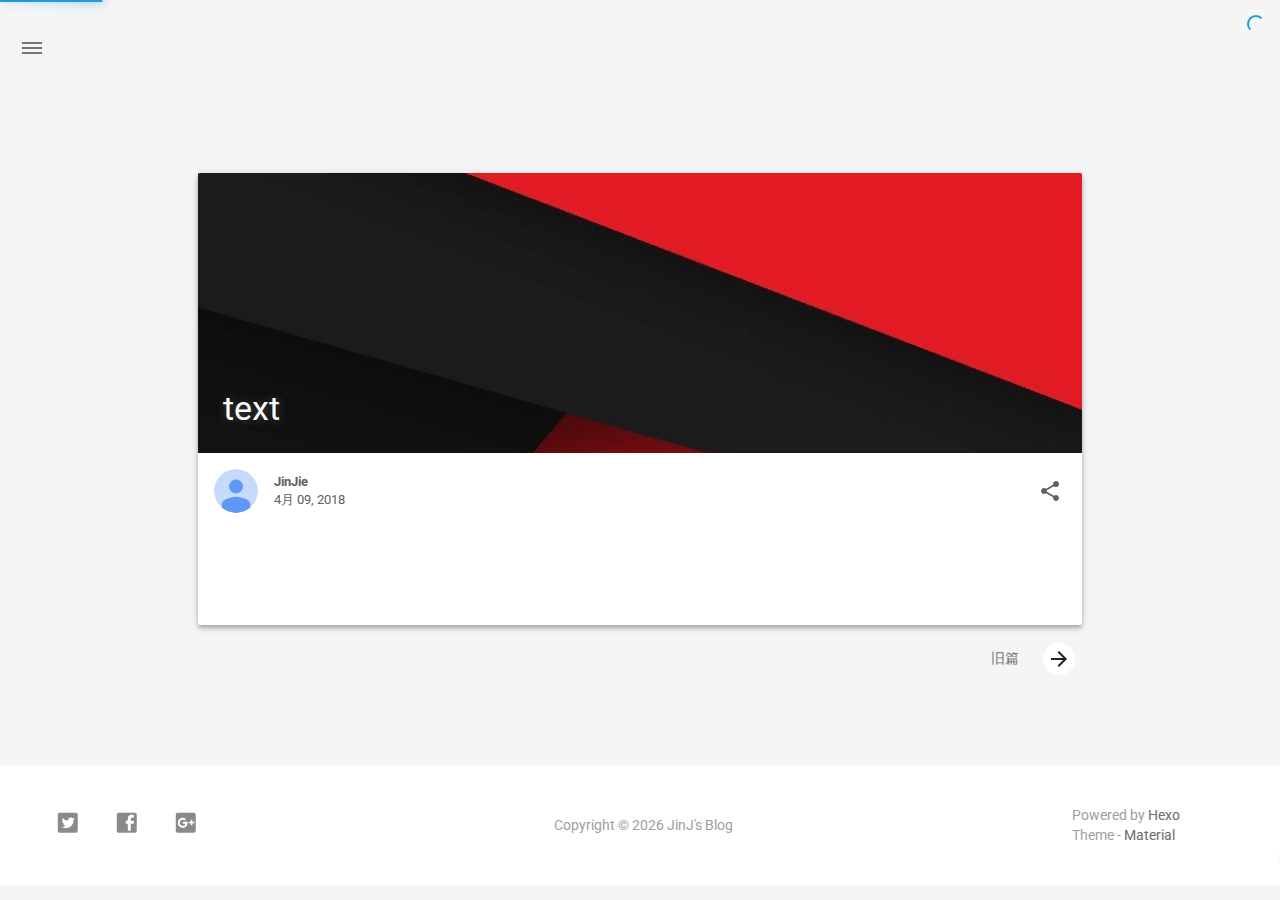
<file: 2018/04/09/text/index.html>
<!DOCTYPE html>
<html style="display: none;" lang="zh">
    <head>
    <meta charset="utf-8">
    <!--
        © Material Theme
        https://github.com/viosey/hexo-theme-material
        Version: 1.5.2 -->
    <script>
        window.materialVersion = "1.5.2"
        // Delete localstorage with these tags
        window.oldVersion = [
            'codestartv1',
            '1.3.4',
            '1.4.0',
            '1.4.0b1',
            '1.5.0'
        ]
    </script>

    <!-- dns prefetch -->
    <meta http-equiv="x-dns-prefetch-control" content="on">














    <!-- Meta & Info -->
    <meta http-equiv="X-UA-Compatible" content="IE=Edge,chrome=1">
    <meta name="renderer" content="webkit">
    <meta name="viewport" content="width=device-width, initial-scale=1, user-scalable=no">

    <!-- Title -->
    
    <title>
        
            text | 
        
        JinJ&#39;s Blog
    </title>

    <!-- Favicons -->
    <link rel="icon shortcut" type="image/ico" href="/img/Cat1.png">
    <link rel="icon" href="/img/Cat1.png">

    <meta name="format-detection" content="telephone=no"/>
    <meta name="description" itemprop="description" content="美好的生活，我来啦！">
    <meta name="keywords" content="JinJ&#39;s Blog">
    <meta name="theme-color" content="#0097A7">

    <!-- Disable Fucking Bloody Baidu Tranformation -->
    <meta http-equiv="Cache-Control" content="no-transform" />
    <meta http-equiv="Cache-Control" content="no-siteapp" />

    <!--[if lte IE 9]>
        <link rel="stylesheet" href="/css/ie-blocker.css">

        
            <script src="/js/ie-blocker.zhCN.js"></script>
        
    <![endif]-->

    <!-- Import lsloader -->
    <script>(function(){window.lsloader={jsRunSequence:[],jsnamemap:{},cssnamemap:{}};lsloader.removeLS=function(a){try{localStorage.removeItem(a)}catch(b){}};lsloader.setLS=function(a,c){try{localStorage.setItem(a,c)}catch(b){}};lsloader.getLS=function(a){var c="";try{c=localStorage.getItem(a)}catch(b){c=""}return c};versionString="/*"+(window.materialVersion||"unknownVersion")+"*/";lsloader.clean=function(){try{var b=[];for(var a=0;a<localStorage.length;a++){b.push(localStorage.key(a))}b.forEach(function(e){var f=lsloader.getLS(e);if(window.oldVersion){var d=window.oldVersion.reduce(function(g,h){return g||f.indexOf("/*"+h+"*/")!==-1},false);if(d){lsloader.removeLS(e)}}})}catch(c){}};lsloader.clean();lsloader.load=function(f,a,b,d){if(typeof b==="boolean"){d=b;b=undefined}d=d||false;b=b||function(){};var e;e=this.getLS(f);if(e&&e.indexOf(versionString)===-1){this.removeLS(f);this.requestResource(f,a,b,d);return}if(e){var c=e.split(versionString)[0];if(c!=a){console.log("reload:"+a);this.removeLS(f);this.requestResource(f,a,b,d);return}e=e.split(versionString)[1];if(d){this.jsRunSequence.push({name:f,code:e});this.runjs(a,f,e)}else{document.getElementById(f).appendChild(document.createTextNode(e));b()}}else{this.requestResource(f,a,b,d)}};lsloader.requestResource=function(b,e,a,c){var d=this;if(c){this.iojs(e,b,function(h,f,g){d.setLS(f,h+versionString+g);d.runjs(h,f,g)})}else{this.iocss(e,b,function(f){document.getElementById(b).appendChild(document.createTextNode(f));d.setLS(b,e+versionString+f)},a)}};lsloader.iojs=function(d,b,g){var a=this;a.jsRunSequence.push({name:b,code:""});try{var f=new XMLHttpRequest();f.open("get",d,true);f.onreadystatechange=function(){if(f.readyState==4){if((f.status>=200&&f.status<300)||f.status==304){if(f.response!=""){g(d,b,f.response);return}}a.jsfallback(d,b)}};f.send(null)}catch(c){a.jsfallback(d,b)}};lsloader.iocss=function(f,c,h,a){var b=this;try{var g=new XMLHttpRequest();g.open("get",f,true);g.onreadystatechange=function(){if(g.readyState==4){if((g.status>=200&&g.status<300)||g.status==304){if(g.response!=""){h(g.response);a();return}}b.cssfallback(f,c,a)}};g.send(null)}catch(d){b.cssfallback(f,c,a)}};lsloader.iofonts=function(f,c,h,a){var b=this;try{var g=new XMLHttpRequest();g.open("get",f,true);g.onreadystatechange=function(){if(g.readyState==4){if((g.status>=200&&g.status<300)||g.status==304){if(g.response!=""){h(g.response);a();return}}b.cssfallback(f,c,a)}};g.send(null)}catch(d){b.cssfallback(f,c,a)}};lsloader.runjs=function(f,c,e){if(!!c&&!!e){for(var b in this.jsRunSequence){if(this.jsRunSequence[b].name==c){this.jsRunSequence[b].code=e}}}if(!!this.jsRunSequence[0]&&!!this.jsRunSequence[0].code&&this.jsRunSequence[0].status!="failed"){var a=document.createElement("script");a.appendChild(document.createTextNode(this.jsRunSequence[0].code));a.type="text/javascript";document.getElementsByTagName("head")[0].appendChild(a);this.jsRunSequence.shift();if(this.jsRunSequence.length>0){this.runjs()}}else{if(!!this.jsRunSequence[0]&&this.jsRunSequence[0].status=="failed"){var d=this;var a=document.createElement("script");a.src=this.jsRunSequence[0].path;a.type="text/javascript";this.jsRunSequence[0].status="loading";a.onload=function(){d.jsRunSequence.shift();if(d.jsRunSequence.length>0){d.runjs()}};document.body.appendChild(a)}}};lsloader.tagLoad=function(b,a){this.jsRunSequence.push({name:a,code:"",path:b,status:"failed"});this.runjs()};lsloader.jsfallback=function(c,b){if(!!this.jsnamemap[b]){return}else{this.jsnamemap[b]=b}for(var a in this.jsRunSequence){if(this.jsRunSequence[a].name==b){this.jsRunSequence[a].code="";this.jsRunSequence[a].status="failed";this.jsRunSequence[a].path=c}}this.runjs()};lsloader.cssfallback=function(e,c,b){if(!!this.cssnamemap[c]){return}else{this.cssnamemap[c]=1}var d=document.createElement("link");d.type="text/css";d.href=e;d.rel="stylesheet";d.onload=d.onerror=b;var a=document.getElementsByTagName("script")[0];a.parentNode.insertBefore(d,a)};lsloader.runInlineScript=function(c,b){var a=document.getElementById(b).innerText;this.jsRunSequence.push({name:c,code:a});this.runjs()}})();</script>

    <!-- Import queue -->
    <script>function Queue(){this.dataStore=[];this.offer=b;this.poll=d;this.execNext=a;this.debug=false;this.startDebug=c;function b(e){if(this.debug){console.log("Offered a Queued Function.")}if(typeof e==="function"){this.dataStore.push(e)}else{console.log("You must offer a function.")}}function d(){if(this.debug){console.log("Polled a Queued Function.")}return this.dataStore.shift()}function a(){var e=this.poll();if(e!==undefined){if(this.debug){console.log("Run a Queued Function.")}e()}}function c(){this.debug=true}}var queue=new Queue();</script>

    <!-- Import CSS -->
    
        <style id="material_css"></style><script>if(typeof window.lsLoadCSSMaxNums === "undefined")window.lsLoadCSSMaxNums = 0;window.lsLoadCSSMaxNums++;lsloader.load("material_css","/css/material.min.css?Z7a72R1E4SxzBKR/WGctOA==",function(){if(typeof window.lsLoadCSSNums === "undefined")window.lsLoadCSSNums = 0;window.lsLoadCSSNums++;if(window.lsLoadCSSNums == window.lsLoadCSSMaxNums)document.documentElement.style.display="";}, false)</script>
        <style id="style_css"></style><script>if(typeof window.lsLoadCSSMaxNums === "undefined")window.lsLoadCSSMaxNums = 0;window.lsLoadCSSMaxNums++;lsloader.load("style_css","/css/style.min.css?MKetZV3cUTfDxvMffaOezg==",function(){if(typeof window.lsLoadCSSNums === "undefined")window.lsLoadCSSNums = 0;window.lsLoadCSSNums++;if(window.lsLoadCSSNums == window.lsLoadCSSMaxNums)document.documentElement.style.display="";}, false)</script>

        

    

    

    <!-- Config CSS -->

<!-- Other Styles -->
<style>
  body, html {
    font-family: Roboto, "Helvetica Neue", Helvetica, "PingFang SC", "Hiragino Sans GB", "Microsoft YaHei", "微软雅黑", Arial, sans-serif;
    overflow-x: hidden !important;
  }
  
  code {
    font-family: Consolas, Monaco, 'Andale Mono', 'Ubuntu Mono', monospace;
  }

  a {
    color: #00838F;
  }

  .mdl-card__media,
  #search-label,
  #search-form-label:after,
  #scheme-Paradox .hot_tags-count,
  #scheme-Paradox .sidebar_archives-count,
  #scheme-Paradox .sidebar-colored .sidebar-header,
  #scheme-Paradox .sidebar-colored .sidebar-badge{
    background-color: #0097A7 !important;
  }

  /* Sidebar User Drop Down Menu Text Color */
  #scheme-Paradox .sidebar-colored .sidebar-nav>.dropdown>.dropdown-menu>li>a:hover,
  #scheme-Paradox .sidebar-colored .sidebar-nav>.dropdown>.dropdown-menu>li>a:focus {
    color: #0097A7 !important;
  }

  #post_entry-right-info,
  .sidebar-colored .sidebar-nav li:hover > a,
  .sidebar-colored .sidebar-nav li:hover > a i,
  .sidebar-colored .sidebar-nav li > a:hover,
  .sidebar-colored .sidebar-nav li > a:hover i,
  .sidebar-colored .sidebar-nav li > a:focus i,
  .sidebar-colored .sidebar-nav > .open > a,
  .sidebar-colored .sidebar-nav > .open > a:hover,
  .sidebar-colored .sidebar-nav > .open > a:focus,
  #ds-reset #ds-ctx .ds-ctx-entry .ds-ctx-head a {
    color: #0097A7 !important;
  }

  .toTop {
    background: #757575 !important;
  }

  .material-layout .material-post>.material-nav,
  .material-layout .material-index>.material-nav,
  .material-nav a {
    color: #757575;
  }

  #scheme-Paradox .MD-burger-layer {
    background-color: #757575;
  }

  #scheme-Paradox #post-toc-trigger-btn {
    color: #757575;
  }

  .post-toc a:hover {
    color: #00838F;
    text-decoration: underline;
  }

</style>


<!-- Theme Background Related-->

    <style>
      body{
        background-color: #F5F5F5;
      }

      /* blog_info bottom background */
      #scheme-Paradox .material-layout .something-else .mdl-card__supporting-text{
        background-color: #fff;
      }
    </style>




<!-- Fade Effect -->

    <style>
      .fade {
        transition: all 800ms linear;
        -webkit-transform: translate3d(0,0,0);
        -moz-transform: translate3d(0,0,0);
        -ms-transform: translate3d(0,0,0);
        -o-transform: translate3d(0,0,0);
        transform: translate3d(0,0,0);
        opacity: 1;
      }

      .fade.out{
        opacity: 0;
      }
    </style>


<!-- Import Font -->
<!-- Import Roboto -->

    <link href="https://fonts.googleapis.com/css?family=Roboto:300,400,500" rel="stylesheet">


<!-- Import Material Icons -->


    <style id="material_icons"></style><script>if(typeof window.lsLoadCSSMaxNums === "undefined")window.lsLoadCSSMaxNums = 0;window.lsLoadCSSMaxNums++;lsloader.load("material_icons","/css/material-icons.css?pqhB/Rd/ab0H2+kZp0RDmw==",function(){if(typeof window.lsLoadCSSNums === "undefined")window.lsLoadCSSNums = 0;window.lsLoadCSSNums++;if(window.lsLoadCSSNums == window.lsLoadCSSMaxNums)document.documentElement.style.display="";}, false)</script>




    <!-- Import jQuery -->
    
        <script>lsloader.load("jq_js","/js/jquery.min.js?qcusAULNeBksqffqUM2+Ig==", true)</script>
    

    <!-- WebAPP Icons -->
    <meta name="mobile-web-app-capable" content="yes">
    <meta name="application-name" content="JinJ&#39;s Blog">
    <meta name="msapplication-starturl" content="http://www.jinjbolg.com/2018/04/09/text/">
    <meta name="msapplication-navbutton-color" content="#0097A7">
    <meta name="apple-mobile-web-app-capable" content="yes">
    <meta name="apple-mobile-web-app-title" content="JinJ&#39;s Blog">
    <meta name="apple-mobile-web-app-status-bar-style" content="black">
    <link rel="apple-touch-icon" href="/img/Cat1.png">

    <!-- Site Verification -->
    
    <meta name="baidu-site-verification" content="ME9kRIAAoX" />

    <!-- RSS -->
    

    <!-- The Open Graph protocol -->
    <meta property="og:url" content="http://www.jinjbolg.com/2018/04/09/text/">
    <meta property="og:type" content="blog">
    <meta property="og:title" content="text | JinJ&#39;s Blog">
    <meta property="og:image" content="/img/Cat1.png">
    <meta property="og:description" content="美好的生活，我来啦！">
    

    
        <meta property="article:published_time" content="Mon Apr 09 2018 13:51:32 GMT+0800">
        <meta property="article:modified_time" content="Mon Apr 09 2018 14:04:08 GMT+0800">
    

    <!-- The Twitter Card protocol -->
    <meta name="twitter:card" content="summary_large_image">

    <!-- Add canonical link for SEO -->
    
        <link rel="canonical" href="http://www.jinjbolg.com/2018/04/09/text/index.html" />
    

    <!-- Structured-data for SEO -->
    
        


<script type="application/ld+json">
{
    "@context": "https://schema.org",
    "@type": "BlogPosting",
    "mainEntityOfPage": "http://www.jinjbolg.com/2018/04/09/text/index.html",
    "headline": "text",
    "datePublished": "Mon Apr 09 2018 13:51:32 GMT+0800",
    "dateModified": "Mon Apr 09 2018 14:04:08 GMT+0800",
    "author": {
        "@type": "Person",
        "name": "JinJie",
        "image": {
            "@type": "ImageObject",
            "url": "/img/avatar.png"
        },
        "description": "Hi, nice to meet you"
    },
    "publisher": {
        "@type": "Organization",
        "name": "JinJ&#39;s Blog",
        "logo": {
            "@type":"ImageObject",
            "url": "/img/Cat1.png"
        }
    },
    "keywords": "JinJ&#39;s Blog",
    "description": "美好的生活，我来啦！",
}
</script>


    

    <!-- Analytics -->
    
    
    

    <!-- Custom Head -->
    

</head>


    
        <body id="scheme-Paradox" class="lazy">
            <div class="material-layout  mdl-js-layout has-drawer is-upgraded">
                

                <!-- Main Container -->
                <main class="material-layout__content" id="main">

                    <!-- Top Anchor -->
                    <div id="top"></div>

                    
                        <!-- Hamburger Button -->
                        <button class="MD-burger-icon sidebar-toggle">
                            <span class="MD-burger-layer"></span>
                        </button>
                    

                    <!-- Post TOC -->

    
    <!-- Back Button -->
    <!--
    <div class="material-back" id="backhome-div" tabindex="0">
        <a class="mdl-button mdl-js-button mdl-js-ripple-effect mdl-button--icon"
           href="#" onclick="window.history.back();return false;"
           target="_self"
           role="button"
           data-upgraded=",MaterialButton,MaterialRipple">
            <i class="material-icons" role="presentation">arrow_back</i>
            <span class="mdl-button__ripple-container">
                <span class="mdl-ripple"></span>
            </span>
        </a>
    </div>
    -->


    <!-- Left aligned menu below button -->
    
    




<!-- Layouts -->

    <!-- Post Module -->
    <div class="material-post_container">

        <div class="material-post mdl-grid">
            <div class="mdl-card mdl-shadow--4dp mdl-cell mdl-cell--12-col">

                <!-- Post Header(Thumbnail & Title) -->
                
    <!-- Paradox Post Header -->
    
        
            <!-- Random Thumbnail -->
            <div class="post_thumbnail-random mdl-card__media mdl-color-text--grey-50">
            <script type="text/ls-javascript" id="post-thumbnail-script">
    var randomNum = Math.floor(Math.random() * 19 + 1);

    $('.post_thumbnail-random').attr('data-original', '/img/random/material-' + randomNum + '.png');
    $('.post_thumbnail-random').addClass('lazy');
</script>

        
    
            <p class="article-headline-p">
                text
            </p>
        </div>





                
                    <!-- Paradox Post Info -->
                    <div class="mdl-color-text--grey-700 mdl-card__supporting-text meta">

    <!-- Author Avatar -->
    <div id="author-avatar">
        <img src="/img/avatar.png" width="44px" height="44px" alt="Author Avatar"/>
    </div>
    <!-- Author Name & Date -->
    <div>
        <strong>JinJie</strong>
        <span>4月 09, 2018</span>
    </div>

    <div class="section-spacer"></div>

    <!-- Favorite -->
    <!--
        <button id="article-functions-like-button" class="mdl-button mdl-js-button mdl-js-ripple-effect mdl-button--icon btn-like">
            <i class="material-icons" role="presentation">favorite</i>
            <span class="visuallyhidden">favorites</span>
        </button>
    -->

    <!-- Qrcode -->
    

    <!-- Tags (bookmark) -->
    

    <!-- Share -->
    
        <button id="article-fuctions-share-button" class="mdl-button mdl-js-button mdl-js-ripple-effect mdl-button--icon">
    <i class="material-icons" role="presentation">share</i>
    <span class="visuallyhidden">share</span>
</button>
<ul class="mdl-menu mdl-menu--bottom-right mdl-js-menu mdl-js-ripple-effect" for="article-fuctions-share-button">
    

    

    <!-- Share Weibo -->
    
        <a class="post_share-link" href="http://service.weibo.com/share/share.php?appkey=&title=text&url=http://www.jinjbolg.com/2018/04/09/text/index.html&pic=http://www.jinjbolg.com/img/Cat1.png&searchPic=false&style=simple" target="_blank">
            <li class="mdl-menu__item">
                分享到微博
            </li>
        </a>
    

    <!-- Share Twitter -->
    
        <a class="post_share-link" href="https://twitter.com/intent/tweet?text=text&url=http://www.jinjbolg.com/2018/04/09/text/index.html&via=JinJie" target="_blank">
            <li class="mdl-menu__item">
                分享到 Twitter
            </li>
        </a>
    

    <!-- Share Facebook -->
    
        <a class="post_share-link" href="https://www.facebook.com/sharer/sharer.php?u=http://www.jinjbolg.com/2018/04/09/text/index.html" target="_blank">
            <li class="mdl-menu__item">
                分享到 Facebook
            </li>
        </a>
    

    <!-- Share Google+ -->
    
        <a class="post_share-link" href="https://plus.google.com/share?url=http://www.jinjbolg.com/2018/04/09/text/index.html" target="_blank">
            <li class="mdl-menu__item">
                分享到 Google+
            </li>
        </a>
    

    <!-- Share LinkedIn -->
    

    <!-- Share QQ -->
    

    <!-- Share Telegram -->
    
</ul>

    
</div>

                

                <!-- Post Content -->
                <div id="post-content" class="mdl-color-text--grey-700 mdl-card__supporting-text fade out">
    
        <p>lalalalal</p>

        
    

    
</div>


                

                <!-- Post Comments -->
                
                    
                
            </div>

            <!-- Post Prev & Next Nav -->
            <nav class="material-nav mdl-color-text--grey-50 mdl-cell mdl-cell--12-col">
    <!-- Prev Nav -->
    

    <!-- Section Spacer -->
    <div class="section-spacer"></div>

    <!-- Next Nav -->
    
        <a href="/2018/03/29/hello-world/" id="post_nav-older" class="next-content">
            旧篇
            &nbsp;&nbsp;&nbsp;&nbsp;&nbsp;&nbsp;
            <button class="mdl-button mdl-js-button mdl-js-ripple-effect mdl-button--icon mdl-color--white mdl-color-text--grey-900" role="presentation">
                <i class="material-icons">arrow_forward</i>
            </button>
        </a>
    
</nav>

        </div>
    </div>



                    
                        <!-- Overlay For Active Sidebar -->
<div class="sidebar-overlay"></div>

<!-- Material sidebar -->
<aside id="sidebar" class="sidebar sidebar-colored sidebar-fixed-left" role="navigation">
    <div id="sidebar-main">
        <!-- Sidebar Header -->
        <div class="sidebar-header header-cover" style="background-image: url(/img/sidebar_header.png);">
    <!-- Top bar -->
    <div class="top-bar"></div>

    <!-- Sidebar toggle button -->
    <button type="button" class="sidebar-toggle mdl-button mdl-js-button mdl-js-ripple-effect mdl-button--icon" style="display: initial;" data-upgraded=",MaterialButton,MaterialRipple">
        <i class="material-icons">clear_all</i>
        <span class="mdl-button__ripple-container">
            <span class="mdl-ripple">
            </span>
        </span>
    </button>

    <!-- Sidebar Avatar -->
    <div class="sidebar-image">
        <img src="/img/avatar.png" alt="JinJie's avatar">
    </div>

    <!-- Sidebar Email -->
    <a data-toggle="dropdown" class="sidebar-brand" href="#settings-dropdown">
        youremail@email.com
        <b class="caret"></b>
    </a>
</div>


        <!-- Sidebar Navigation  -->
        <ul class="nav sidebar-nav">
    <!-- User dropdown  -->
    <li class="dropdown">
        <ul id="settings-dropdown" class="dropdown-menu">
            
                <li>
                    <a href="#" target="_blank" title="Email Me">
                        
                            <i class="material-icons sidebar-material-icons sidebar-indent-left1pc-element">email</i>
                        
                        Email Me
                    </a>
                </li>
            
        </ul>
    </li>

    <!-- Homepage -->
    
        <li id="sidebar-first-li">
            <a href="/">
                
                    <i class="material-icons sidebar-material-icons">home</i>
                
                主页
            </a>
        </li>
        
    

    <!-- Archives  -->
    
        <li class="dropdown">
            <a href="#" class="ripple-effect dropdown-toggle" data-toggle="dropdown">
                
                    <i class="material-icons sidebar-material-icons">inbox</i>
                
                    归档
                <b class="caret"></b>
            </a>
            <ul class="dropdown-menu">
            <li>
                <a class="sidebar_archives-link" href="/archives/2018/04/">四月 2018<span class="sidebar_archives-count">1</span></a></li><li><a class="sidebar_archives-link" href="/archives/2018/03/">三月 2018<span class="sidebar_archives-count">1</span></a>
            </ul>
        </li>
        
    

    <!-- Categories  -->
    

    <!-- Pages  -->
    

    <!-- Article Number  -->
    
</ul>


        <!-- Sidebar Footer -->
        <!--
I'm glad you use this theme, the development is no so easy, I hope you can keep the copyright, I will thank you so much.
If you still want to delete the copyrights, could you still retain the first one? Which namely "Theme Material"
It will not impact the appearance and can give developers a lot of support :)

很高兴您使用并喜欢该主题，开发不易 十分谢谢与希望您可以保留一下版权声明。
如果您仍然想删除的话 能否只保留第一项呢？即 "Theme Material"
它不会影响美观并可以给开发者很大的支持和动力。 :)
-->

<!-- Sidebar Divider -->

    <div class="sidebar-divider"></div>


<!-- Theme Material -->

    <a href="https://github.com/viosey/hexo-theme-material"  class="sidebar-footer-text-a" target="_blank">
        <div class="sidebar-text mdl-button mdl-js-button mdl-js-ripple-effect sidebar-footer-text-div" data-upgraded=",MaterialButton,MaterialRipple">
            主题 - Material
            <span class="sidebar-badge badge-circle">i</span>
        </div>
    </a>


<!-- Help & Support -->
<!--

-->

<!-- Feedback -->
<!--

-->

<!-- About Theme -->
<!--

-->

    </div>

    <!-- Sidebar Image -->
    

</aside>

                    

                    
                        <!-- Footer Top Button -->
                        <div id="back-to-top" class="toTop-wrap">
    <a href="#top" class="toTop">
        <i class="material-icons footer_top-i">expand_less</i>
    </a>
</div>

                    

                    <!--Footer-->
<footer class="mdl-mini-footer" id="bottom">
    
        <!-- Paradox Footer Left Section -->
        <div class="mdl-mini-footer--left-section sns-list">
    <!-- Twitter -->
    
        <a href="https://twitter.com/twitter" target="_blank">
            <button class="mdl-mini-footer--social-btn social-btn footer-sns-twitter">
                <span class="visuallyhidden">Twitter</span>
            </button><!--
     --></a>
    

    <!-- Facebook -->
    
        <a href="https://www.facebook.com/facebook" target="_blank">
            <button class="mdl-mini-footer--social-btn social-btn footer-sns-facebook">
                <span class="visuallyhidden">Facebook</span>
            </button><!--
     --></a>
    

    <!-- Google + -->
    
        <a href="https://www.google.com/" target="_blank">
            <button class="mdl-mini-footer--social-btn social-btn footer-sns-gplus">
                <span class="visuallyhidden">Google Plus</span>
            </button><!--
     --></a>
    

    <!-- Weibo -->
    

    <!-- Instagram -->
    

    <!-- Tumblr -->
    

    <!-- Github -->
    

    <!-- LinkedIn -->
    

    <!-- Zhihu -->
    

    <!-- Bilibili -->
    

    <!-- Telegram -->
    
    
    <!-- V2EX -->
    
</div>


        <!--Copyright-->
        <div id="copyright">
            Copyright&nbsp;©<script type="text/javascript">var fd = new Date();document.write("&nbsp;" + fd.getFullYear() + "&nbsp;");</script>JinJ's Blog
            
        </div>

        <!-- Paradox Footer Right Section -->

        <!--
        I am glad you use this theme, the development is no so easy, I hope you can keep the copyright.
        It will not impact the appearance and can give developers a lot of support :)

        很高兴您使用该主题，开发不易，希望您可以保留一下版权声明。
        它不会影响美观并可以给开发者很大的支持。 :)
        -->

        <div class="mdl-mini-footer--right-section">
            <div>
                <div class="footer-develop-div">Powered by <a href="https://hexo.io" target="_blank" class="footer-develop-a">Hexo</a></div>
                <div class="footer-develop-div">Theme - <a href="https://github.com/viosey/hexo-theme-material" target="_blank" class="footer-develop-a">Material</a></div>
            </div>
        </div>
    
</footer>


                    <!-- Import JS File -->

    <script>lsloader.load("lazyload_js","/js/lazyload.min.js?1BcfzuNXqV+ntF6gq+5X3Q==", true)</script>



    <script>lsloader.load("js_js","/js/js.min.js?V/53wGualMuiPM3xoetD5Q==", true)</script>



    <script>lsloader.load("np_js","/js/nprogress.js?pl3Qhb9lvqR1FlyLUna1Yw==", true)</script>


<script type="text/ls-javascript" id="NProgress-script">
    NProgress.configure({
        showSpinner: true
    });
    NProgress.start();
    $('#nprogress .bar').css({
        'background': '#29d'
    });
    $('#nprogress .peg').css({
        'box-shadow': '0 0 10px #29d, 0 0 15px #29d'
    });
    $('#nprogress .spinner-icon').css({
        'border-top-color': '#29d',
        'border-left-color': '#29d'
    });
    setTimeout(function() {
        NProgress.done();
        $('.fade').removeClass('out');
    }, 800);
</script>













<!-- UC Browser Compatible -->
<script>
	var agent = navigator.userAgent.toLowerCase();
	if(agent.indexOf('ucbrowser')>0) {
		document.write('<link rel="stylesheet" href="/css/uc.css">');
	   alert('由于 UC 浏览器使用极旧的内核，而本网站使用了一些新的特性。\n为了您能更好的浏览，推荐使用 Chrome 或 Firefox 浏览器。');
	}
</script>

<!-- Import prettify js  -->



<!-- Window Load -->
<!-- add class for prettify -->
<script type="text/ls-javascript" id="window-load">
    $(window).on('load', function() {
        // Post_Toc parent position fixed
        $('.post-toc-wrap').parent('.mdl-menu__container').css('position', 'fixed');
    });

    
    
</script>

<!-- MathJax Load-->


<!-- Bing Background -->


<script type="text/ls-javascript" id="lazy-load">
    // Offer LazyLoad
    queue.offer(function(){
        $('.lazy').lazyload({
            effect : 'show'
        });
    });

    // Start Queue
    $(document).ready(function(){
        setInterval(function(){
            queue.execNext();
        },200);
    });
</script>

<!-- Custom Footer -->



<script>
    (function(){
        var scriptList = document.querySelectorAll('script[type="text/ls-javascript"]')

        for (var i = 0; i < scriptList.length; ++i) {
            var item = scriptList[i];
            lsloader.runInlineScript(item.id,item.id);
        }
    })()
console.log('\n %c © Material Theme | Version: 1.5.2 | https://github.com/viosey/hexo-theme-material %c \n', 'color:#455a64;background:#e0e0e0;padding:5px 0;border-top-left-radius:5px;border-bottom-left-radius:5px;', 'color:#455a64;background:#e0e0e0;padding:5px 0;border-top-right-radius:5px;border-bottom-right-radius:5px;');
</script>

                </main>
            </div>
        </body>
    
</html>
</file>
<file: css/ie-blocker.css>
@charset "utf-8";
body .demo-blog{
    display: none;
}

h1{
    background-color: #fff;
    font-size: 48px;
    line-height: 48px;
    border-left: none;
    width: auto;
    margin: 0px !important;
}

#ib-container {
    display: none;
    width: 100%;
    height: 100%;
    font-family: Arial, Helvetica, sans-serif;
    position: fixed;
    top: 0;
    left: 0;
    box-sizing: content-box !important;
    z-index: 99999;
}

#ib-container * {
    box-sizing: content-box !important;
}

.ib-modal {
    height: 288px;
    background: #fff;
    border-left: 8px solid #4fc1e9;
    position: absolute;
    color: #434a54;
    z-index: 99999;
    width: 592px;
    top: 50%;
    left: 50%;
    transform: translateY(-50%) translateX(-50%);
    padding: 49px 30px 30px;
}

.ib-header {
    height: 80px;
    padding: 0;
}

.ib-header h1 {
    margin: 0;
    font-size: 24px;
    text-align: left;
    color: #434a54;
}

.ib-header p {
    margin: 10px 0 0 0;
    font-size: 14px;
    line-height: 18px;
    text-align: left;
    color: #434a54;
}

.ib-header p strong {
    font-weight: normal;
    color: #3bafda;
}

.ib-browsers {
    height: 80px;
    list-style: none;
    margin: 0;
    padding: 0;
    padding-top: 0;
    margin-top: 49px;
}

.ib-browsers li {
    float: left;
    width: 148px;
    height: 80px;
    position: relative;
    list-style: none;
}

.ib-browsers li a {
    display: block;
    width: 100%;
    height: 100%;
    position: absolute;
    color: #434a54;
    text-decoration: none;
    cursor: pointer;
}

.ib-browsers li a:hover {
    background-color: #F2F2F2;
}

.ib-browsers li a:hover .ib-browser-name {
    background-color: #4fc1e9;
    color: #fff;
}

.ib-browser-icon {
    display: block;
    width: 118px;
    height: 90px;
    margin: 0 auto;
    margin-top: 20px;
}

.ib-browser-name {
    line-height: 18px;
    margin-top: 5px;
    text-align: center;
    font-size: 20px;
}

.ib-browser-description {
    height: 50px;
    line-height: 14px;
    font-size: 12px;
    margin-top: 10px;
    padding: 0 5px;
}

.ib-footer {
    height: 30px;
}

.ib-try {
    float: right;
    height: 30px;
    padding: 0 15px;
    color: #fff;
    background-color: #3bafda;
    font-size: 12px;
    line-height: 30px;
    cursor: pointer;
    text-decoration: none;
    margin-top: 49px;
}

.ib-try:hover {
    background-color: #4fc1e9;
}

.ib-mask {
    width: 100%;
    height: 100%;
    position: absolute;
    top: 0;
    left: 0;
    _position: absolute;
    _top: expression(eval(document.documentElement.scrollTop) + 'px');
    _left: expression(eval(document.documentElement.scrollLeft) + 'px');
    _right: auto;
    _bottom: auto;
    _width: expression(eval(document.documentElement.clientWidth) + 'px');
    _height: expression(eval(document.documentElement.clientHeight) + 'px');
    z-index: 99999;
}

.ib-mask {
    background: rgb(0, 0, 0);
    opacity: 0.8;
    -ms-filter: "progid:DXImageTransform.Microsoft.Alpha(Opacity=80)";
    filter: alpha(opacity=80);
    z-index: 99998;
}

.zh-cn #ib-container {
    font-family: 'Microsoft Yahei', sans-serif;
}

.zh-cn .ib-browser-description {
    font-size: 12px;
}
</file>
<file: css/uc.css>
#scheme-Paradox .mdl-grid{
  display: block !important;
}

#scheme-Paradox .material-layout .mdl-card{
  margin-left: 0;
  margin-right: 0;
  width: 100%;
}

#scheme-Paradox .material-layout .mdl-card{
  display: block;
}

#scheme-Paradox .material-layout .mdl-card__media{
  display: block;
}

#scheme-Paradox .index-top-block,
#scheme-Paradox footer{
  display: none !important;
}

#scheme-Paradox .material-index{
  padding-top: 80px !important;
}

#scheme-Paradox .material-layout .mdl-card__media{
  height: 223px;
}

#scheme-Paradox .post_entry-content {
  display: block !important;
}

#scheme-Paradox .material-layout .meta{
  display: block !important;
}

#scheme-Paradox .article-headline-p{
  position: relative;
  top: 140px;
}

#scheme-Paradox #author-avatar{
  width: 44px;
  height: 44px;
  float: left;
}

.fabs{
  width: 56px;
}

#uc_recommend_ad{
  display: none !important;
}
</file>
